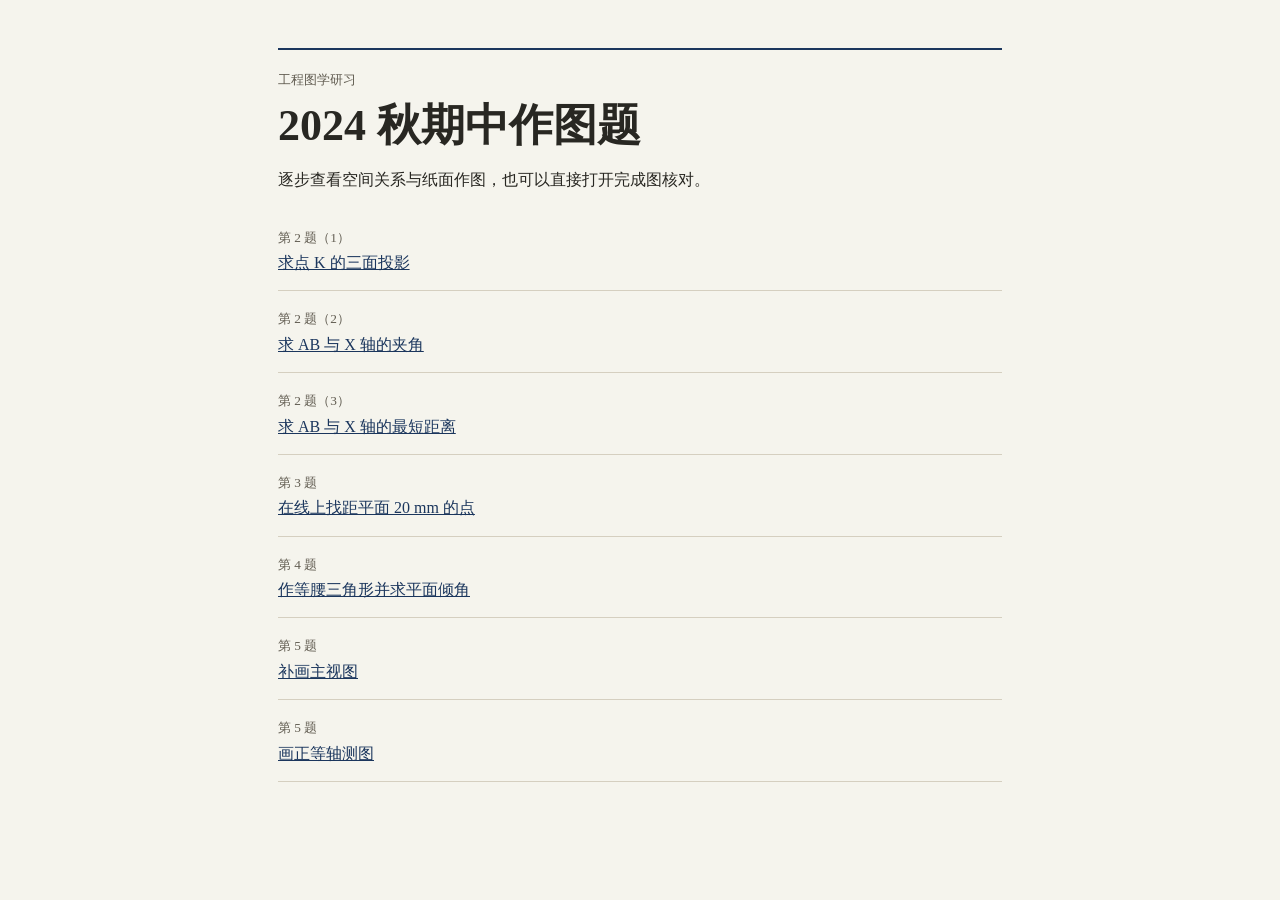
<file: index.html>
<!doctype html><html lang="zh-CN"><meta charset="utf-8"><meta name="viewport" content="width=device-width,initial-scale=1"><title>2024 秋期中 · 工程图学研习</title><style>
:root{--paper:#f5f4ed;--ink:#282722;--blue:#1b365d;--muted:#625d52;--rule:#d5cfc0}
*{box-sizing:border-box}body{margin:0;background:var(--paper);color:var(--ink);font:16px/1.65 "Songti SC","Noto Serif CJK SC",serif}
main{max-width:820px;margin:auto;padding:clamp(18px,5vw,48px)}
header{border-top:2px solid var(--blue);padding-top:16px}
small{color:var(--muted)}h1{font-size:clamp(27px,5vw,44px);line-height:1.2;font-weight:600;margin:8px 0 14px}p{margin:0 0 12px}
figure{margin:18px 0;background:#fbfaf5;border:1px solid var(--rule)}svg{display:block;width:100%;height:auto}figcaption{border-top:1px solid var(--rule);padding:7px 12px;color:var(--muted);font-size:13px}
.controls{display:flex;align-items:center;flex-wrap:wrap;gap:8px;padding-block:10px;border-block:1px solid var(--rule)}
button{font:inherit;color:var(--blue);background:transparent;border:1px solid var(--rule);border-radius:4px;padding:7px 13px;min-height:44px;cursor:pointer}
#next{background:var(--blue);color:white}button:disabled{opacity:.42;cursor:default}button:focus-visible{outline:2px solid var(--blue);outline-offset:3px}#count{margin-right:auto;font-size:14px}
.explain{padding-top:14px;min-height:145px}h2{margin:0 0 5px;color:var(--blue);font-size:21px}
.why{color:var(--muted)}details{border-top:1px solid var(--rule);padding-top:12px}summary{cursor:pointer;color:var(--blue)}
svg line,svg path,svg circle{stroke:currentColor;vector-effect:non-scaling-stroke}svg line,svg path{fill:none;stroke-width:1.25}svg circle{fill:currentColor}svg text{fill:currentColor;font-size:19px}svg .plane{font-size:17px;fill:#625d52}svg .aux{stroke-dasharray:4 4}svg .old{color:#81796b}svg .new,svg .answer{color:var(--blue)}svg .new line,svg .new path{stroke-width:1.65}svg .old .temporary{display:none}svg .found{font-weight:bold}

a{color:var(--blue)}.catalog{list-style:none;padding:0}.catalog li{padding:14px 0;border-bottom:1px solid var(--rule)}
svg .center{stroke-dasharray:10 4 2 4}svg .axis{stroke-width:1}svg .answer line{stroke-width:1.6}
svg .dim{font-size:15px}svg .hidden-edge{stroke-dasharray:6 4}svg text{paint-order:stroke;stroke:#fbfaf5;stroke-width:3px;stroke-linejoin:round}
</style><main><header><small>工程图学研习</small><h1>2024 秋期中作图题</h1><p>逐步查看空间关系与纸面作图，也可以直接打开完成图核对。</p></header><ul class="catalog"><li><small>第 2 题（1）</small><br><a href="examples/three-view-projection.html">求点 K 的三面投影</a></li><li><small>第 2 题（2）</small><br><a href="examples/line-axis-angle.html">求 AB 与 X 轴的夹角</a></li><li><small>第 2 题（3）</small><br><a href="examples/line-axis-distance.html">求 AB 与 X 轴的最短距离</a></li><li><small>第 3 题</small><br><a href="examples/point-plane-distance.html">在线上找距平面 20 mm 的点</a></li><li><small>第 4 题</small><br><a href="examples/isosceles-triangle.html">作等腰三角形并求平面倾角</a></li><li><small>第 5 题</small><br><a href="examples/missing-front-view.html">补画主视图</a></li><li><small>第 5 题</small><br><a href="examples/isometric-view.html">画正等轴测图</a></li></ul></main></html>
</file>
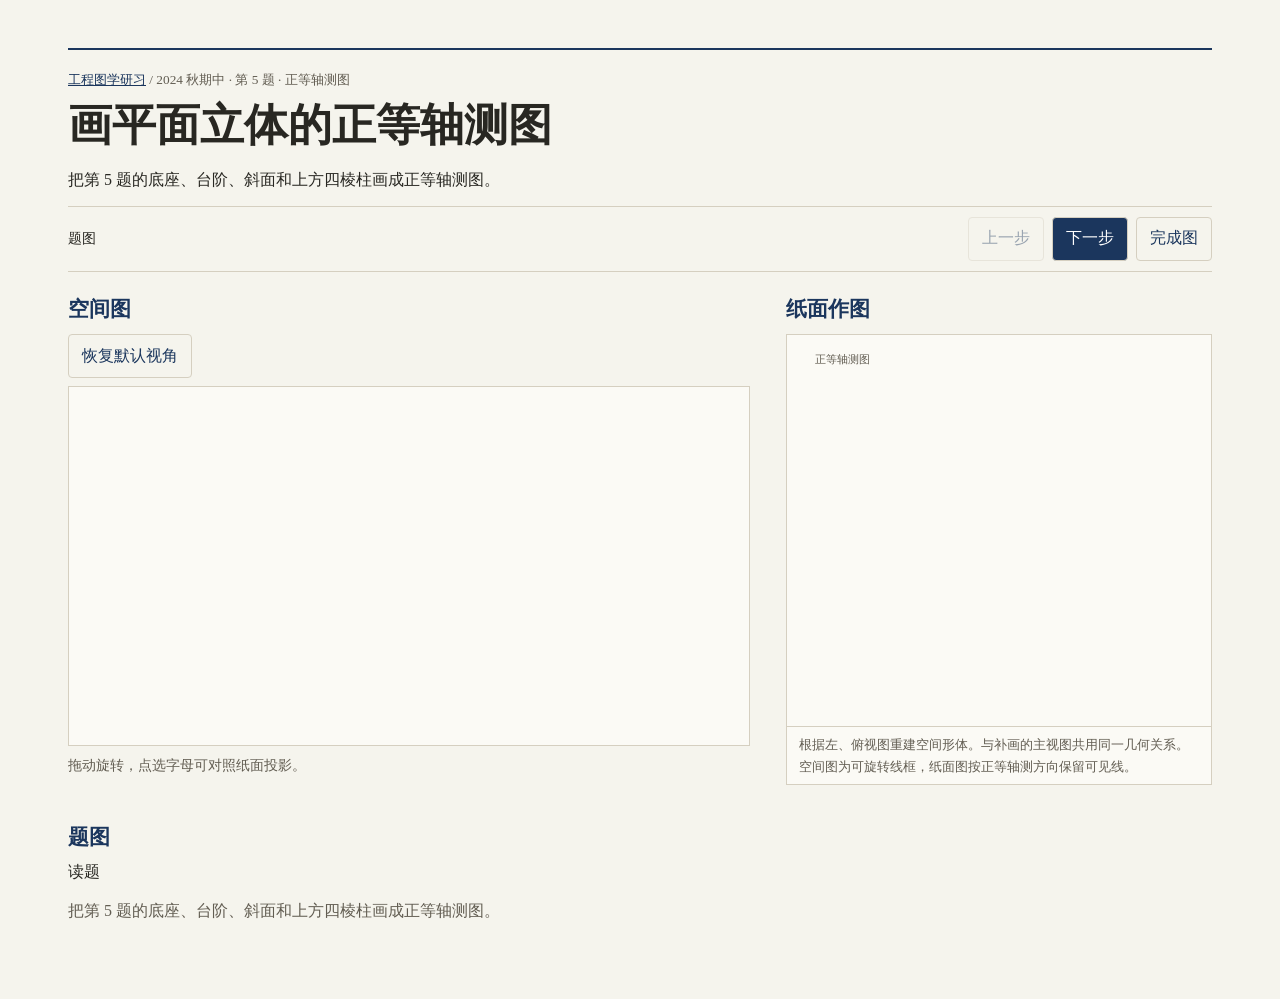
<file: examples/isometric-view.html>
<!doctype html>
<html lang="zh-CN">
<meta charset="utf-8">
<meta name="viewport" content="width=device-width,initial-scale=1">
<title>画平面立体的正等轴测图 · 工程图学研习</title>
<style>
:root{--paper:#f5f4ed;--ink:#282722;--blue:#1b365d;--muted:#625d52;--rule:#d5cfc0;--diagram:#fbfaf5;--faded:#81796b;--button-bg:#1b365d;--button-ink:#fff;color-scheme:light dark}
*{box-sizing:border-box}body{margin:0;background:var(--paper);color:var(--ink);font:16px/1.65 "Songti SC","Noto Serif CJK SC",serif}
main{max-width:820px;margin:auto;padding:clamp(18px,5vw,48px)}
header{border-top:2px solid var(--blue);padding-top:16px}
small{color:var(--muted)}h1{font-size:clamp(27px,5vw,44px);line-height:1.2;font-weight:600;margin:8px 0 14px}p{margin:0 0 12px}
figure{margin:18px 0;background:var(--diagram);border:1px solid var(--rule)}svg{display:block;width:100%;height:auto}figcaption{border-top:1px solid var(--rule);padding:7px 12px;color:var(--muted);font-size:13px}
.controls{display:flex;align-items:center;flex-wrap:wrap;gap:8px;padding-block:10px;border-block:1px solid var(--rule)}
button{font:inherit;color:var(--blue);background:transparent;border:1px solid var(--rule);border-radius:4px;padding:7px 13px;min-height:44px;cursor:pointer}
#next{background:var(--button-bg);color:var(--button-ink)}button:disabled{opacity:.42;cursor:default}button:focus-visible{outline:2px solid var(--blue);outline-offset:3px}#count{margin-right:auto;font-size:14px}
.explain{padding-top:14px;min-height:145px}h2{margin:0 0 5px;color:var(--blue);font-size:21px}
.why{color:var(--muted)}details{border-top:1px solid var(--rule);padding-top:12px}summary{cursor:pointer;color:var(--blue)}
svg line,svg path,svg circle{stroke:currentColor;vector-effect:non-scaling-stroke}svg line,svg path{fill:none;stroke-width:1.25}svg circle{fill:currentColor}svg text{fill:currentColor;font-size:19px}svg .plane{font-size:17px;fill:var(--muted)}svg .aux{stroke-dasharray:4 4}svg .old{color:var(--faded)}svg .new,svg .answer{color:var(--blue)}svg .new line,svg .new path{stroke-width:1.65}svg .old .temporary{display:none}svg .found{font-weight:bold}

a{color:var(--blue)}.catalog{list-style:none;padding:0}.catalog li{padding:14px 0;border-bottom:1px solid var(--rule)}
svg .center{stroke-dasharray:10 4 2 4}svg .axis{stroke-width:1}svg .answer line{stroke-width:1.6}
svg .dim{font-size:15px}svg .hidden-edge{stroke-dasharray:6 4}svg text{stroke:none}

.is-hidden{display:none}
svg .ring{fill:none}svg .ring,svg .ring.aux{stroke-width:1.25}
@media(prefers-color-scheme:dark){:root{--paper:#242218;--ink:#ebe5d7;--blue:#abc9eb;--muted:#beb6a5;--rule:#5b5547;--diagram:#211f15;--faded:#a19a8b;--button-bg:#223d5f;--button-ink:#fff}}
.space-controls { display:flex; flex-wrap:wrap; gap:8px; }
.space-panel svg { margin-top:8px; background:var(--diagram); border:1px solid var(--rule); }
.space-panel svg text { font-size:22px; }
.space-panel svg .space-result { color:var(--blue); }
.space-panel svg .space-result line { stroke-width:2; }
.space-panel svg .space-axis { color:var(--ink); }
.space-point { cursor:pointer; }
.space-point .point-hit { fill:transparent; stroke:none; }
.space-point:focus-visible .point-hit,
.space-point.is-selected .point-hit { stroke:var(--blue); stroke-width:2; }
svg [data-point].is-selected { color:var(--blue); }
svg text.is-selected { font-weight:bold; text-decoration:underline; }
#drawing circle.is-selected { r:5; stroke-width:2; }
.space-note, .space-status { color:var(--muted); font-size:.9rem; margin:8px 0; }
main:has(.diagram-pair) { max-width:1240px; display:flex; flex-direction:column; }
main:has(.diagram-pair) > header { order:-2; }
main:has(.diagram-pair) > .controls { order:-1; position:sticky; top:0; z-index:1; background:var(--paper); }
.diagram-pair { display:grid; grid-template-columns:minmax(0,1.6fr) minmax(0,1fr); gap:clamp(20px,3vw,36px); margin:20px 0; align-items:start; }
.diagram-pair h2 { margin:0 0 8px; }
.paper-panel figure { margin:0; }
.space-panel { margin:0; }
.space-panel svg .plane { font-size:15px; }
.space-panel .space-projection { color:var(--blue); }
.space-panel .space-projection text { fill:var(--blue); }
@media(max-width:820px) { .diagram-pair { grid-template-columns:1fr; gap:18px; } }

.space-panel svg[data-orbit] { touch-action:none; cursor:grab; user-select:none; }
.space-panel svg[data-orbit]:active { cursor:grabbing; }

.space-plane { color:var(--faded); }
.space-plane polygon { fill:currentColor; fill-opacity:.05; stroke:currentColor; stroke-opacity:.48; vector-effect:non-scaling-stroke; }
.space-plane.is-active,.space-plane.plane-extra { color:var(--blue); }
.space-plane.is-active polygon { fill-opacity:.12; stroke-opacity:.82; }
.space-plane.is-active text { fill:currentColor; font-weight:bold; }
[data-space-focus].is-faded { opacity:.36; }
.space-status:empty { display:none; }
</style>
<main>
<header><small><a href="../">工程图学研习</a> / 2024 秋期中 · 第 5 题 · 正等轴测图</small>
<h1>画平面立体的正等轴测图</h1><p>把第 5 题的底座、台阶、斜面和上方四棱柱画成正等轴测图。</p></header>
<div class="diagram-pair"><section class="space-panel" id="space-panel" aria-labelledby="space-title"><h2 id="space-title">空间图</h2><div class="space-controls"><button id="reset-space" type="button">恢复默认视角</button></div><svg viewBox="0 0 540 284" role="group" aria-label="空间图，拖动可旋转" data-orbit="62.0,28.0" data-fit="50,0,0 50,30,0 50,30,10 50,50,10 50,50,20 50,30,40 50,0,40 0,0,0 0,30,0 0,30,10 0,50,10 0,50,20 0,30,40 0,0,40 25,10,60 25,10,40 10,25,60 10,25,40 25,40,60 25,40,30 40,25,60 40,25,40 15,30,40 35,30,40"><g data-space-step="1" class="is-hidden"><g class="space-outline"><line data-world="50,0,0 50,30,0" x1="161.6482" y1="209.148" x2="206.7834" y2="249" class=""/></g></g><g data-space-step="1" class="is-hidden"><g class="space-outline"><line data-world="50,30,0 50,30,10" x1="206.7834" y1="249" x2="206.7834" y2="220.7043" class=""/></g></g><g data-space-step="1" class="is-hidden"><g class="space-outline"><line data-world="50,30,10 50,50,10" x1="206.7834" y1="220.7043" x2="236.8735" y2="247.2724" class=""/></g></g><g data-space-step="1" class="is-hidden"><g class="space-outline"><line data-world="50,50,10 50,50,20" x1="236.8735" y1="247.2724" x2="236.8735" y2="218.9767" class=""/></g></g><g data-space-step="1" class="is-hidden"><g class="space-outline"><line data-world="50,50,20 50,30,40" x1="236.8735" y1="218.9767" x2="206.7834" y2="135.8174" class=""/></g></g><g data-space-step="1" class="is-hidden"><g class="space-outline"><line data-world="50,30,40 50,0,40" x1="206.7834" y1="135.8174" x2="161.6482" y2="95.9654" class=""/></g></g><g data-space-step="1" class="is-hidden"><g class="space-outline"><line data-world="50,0,40 50,0,0" x1="161.6482" y1="95.9654" x2="161.6482" y2="209.148" class=""/></g></g><g data-space-step="1" class="is-hidden"><g class="space-outline"><line data-world="0,0,0 0,30,0" x1="303.1265" y1="173.8318" x2="348.2617" y2="213.6838" class=""/></g></g><g data-space-step="1" class="is-hidden"><g class="space-outline"><line data-world="0,30,0 0,30,10" x1="348.2617" y1="213.6838" x2="348.2617" y2="185.3882" class=""/></g></g><g data-space-step="1" class="is-hidden"><g class="space-outline"><line data-world="0,30,10 0,50,10" x1="348.2617" y1="185.3882" x2="378.3518" y2="211.9562" class=""/></g></g><g data-space-step="1" class="is-hidden"><g class="space-outline"><line data-world="0,50,10 0,50,20" x1="378.3518" y1="211.9562" x2="378.3518" y2="183.6606" class=""/></g></g><g data-space-step="1" class="is-hidden"><g class="space-outline"><line data-world="0,50,20 0,30,40" x1="378.3518" y1="183.6606" x2="348.2617" y2="100.5012" class=""/></g></g><g data-space-step="1" class="is-hidden"><g class="space-outline"><line data-world="0,30,40 0,0,40" x1="348.2617" y1="100.5012" x2="303.1265" y2="60.6492" class=""/></g></g><g data-space-step="1" class="is-hidden"><g class="space-outline"><line data-world="0,0,40 0,0,0" x1="303.1265" y1="60.6492" x2="303.1265" y2="173.8318" class=""/></g></g><g data-space-step="1" class="is-hidden"><g class="space-outline"><line data-world="50,0,0 0,0,0" x1="161.6482" y1="209.148" x2="303.1265" y2="173.8318" class=""/></g></g><g data-space-step="1" class="is-hidden"><g class="space-outline"><line data-world="50,30,0 0,30,0" x1="206.7834" y1="249" x2="348.2617" y2="213.6838" class=""/></g></g><g data-space-step="1" class="is-hidden"><g class="space-outline"><line data-world="50,30,10 0,30,10" x1="206.7834" y1="220.7043" x2="348.2617" y2="185.3882" class=""/></g></g><g data-space-step="1" class="is-hidden"><g class="space-outline"><line data-world="50,50,10 0,50,10" x1="236.8735" y1="247.2724" x2="378.3518" y2="211.9562" class=""/></g></g><g data-space-step="1" class="is-hidden"><g class="space-outline"><line data-world="50,50,20 0,50,20" x1="236.8735" y1="218.9767" x2="378.3518" y2="183.6606" class=""/></g></g><g data-space-step="1" class="is-hidden"><g class="space-outline"><line data-world="50,0,40 0,0,40" x1="161.6482" y1="95.9654" x2="303.1265" y2="60.6492" class=""/></g></g><g data-space-step="1" class="is-hidden"><g class="space-outline"><line data-world="50,30,40 35,30,40" x1="206.7834" y1="135.8174" x2="249.2269" y2="125.2225" class=""/></g></g><g data-space-step="1" class="is-hidden"><g class="space-outline"><line data-world="15,30,40 0,30,40" x1="305.8182" y1="111.0961" x2="348.2617" y2="100.5012" class=""/></g></g><g data-space-step="2" class="is-hidden"><g class="space-outline"><line data-world="25,10,40 10,25,40" x1="247.4324" y1="91.5913" x2="312.4435" y2="100.9225" class=""/></g></g><g data-space-step="2" class="is-hidden"><g class="space-outline"><line data-world="10,25,40 15,30,40" x1="312.4435" y1="100.9225" x2="305.8182" y2="111.0961" class=""/></g></g><g data-space-step="2" class="is-hidden"><g class="space-outline"><line data-world="15,30,40 25,40,30" x1="305.8182" y1="111.0961" x2="292.5676" y2="159.739" class=""/></g></g><g data-space-step="2" class="is-hidden"><g class="space-outline"><line data-world="25,40,30 35,30,40" x1="292.5676" y1="159.739" x2="249.2269" y2="125.2225" class=""/></g></g><g data-space-step="2" class="is-hidden"><g class="space-outline"><line data-world="35,30,40 40,25,40" x1="249.2269" y1="125.2225" x2="227.5565" y2="122.1122" class=""/></g></g><g data-space-step="2" class="is-hidden"><g class="space-outline"><line data-world="40,25,40 25,10,40" x1="227.5565" y1="122.1122" x2="247.4324" y2="91.5913" class=""/></g></g><g data-space-step="2" class="is-hidden"><g class="space-outline"><line data-world="25,10,40 25,10,60" x1="247.4324" y1="91.5913" x2="247.4324" y2="35" class=""/></g></g><g data-space-step="2" class="is-hidden"><g class="space-outline"><line data-world="10,25,40 10,25,60" x1="312.4435" y1="100.9225" x2="312.4435" y2="44.3312" class=""/></g></g><g data-space-step="2" class="is-hidden"><g class="space-outline"><line data-world="25,40,30 25,40,60" x1="292.5676" y1="159.739" x2="292.5676" y2="74.852" class=""/></g></g><g data-space-step="2" class="is-hidden"><g class="space-outline"><line data-world="40,25,40 40,25,60" x1="227.5565" y1="122.1122" x2="227.5565" y2="65.5209" class=""/></g></g><g data-space-step="2" class="is-hidden"><g class="space-outline"><line data-world="25,10,60 10,25,60" x1="247.4324" y1="35" x2="312.4435" y2="44.3312" class=""/></g></g><g data-space-step="2" class="is-hidden"><g class="space-outline"><line data-world="10,25,60 25,40,60" x1="312.4435" y1="44.3312" x2="292.5676" y2="74.852" class=""/></g></g><g data-space-step="2" class="is-hidden"><g class="space-outline"><line data-world="25,40,60 40,25,60" x1="292.5676" y1="74.852" x2="227.5565" y2="65.5209" class=""/></g></g><g data-space-step="2" class="is-hidden"><g class="space-outline"><line data-world="40,25,60 25,10,60" x1="227.5565" y1="65.5209" x2="247.4324" y2="35" class=""/></g></g></svg><p class="space-note">拖动旋转，点选字母可对照纸面投影。</p><p class="space-status" aria-live="polite"></p></section><div class="paper-panel"><h2>纸面作图</h2><figure><svg viewBox="0 0 640 590" id="drawing" role="img" aria-label="画平面立体的正等轴测图 的分步作图"><g data-layer="given"><text x="42" y="42" class="plane">正等轴测图</text></g><g data-layer="base" class="is-hidden"><line x1="558.516" y1="446.5" x2="436.4064" y2="517" class=""/><line x1="436.4064" y1="517" x2="436.4064" y2="470" class=""/><line x1="395.7" y1="493.5" x2="436.4064" y2="517" class=""/><line x1="436.4064" y1="470" x2="355" y2="517" class=""/><line x1="151.484" y1="399.5" x2="151.484" y2="352.5" class=""/><line x1="355" y1="517" x2="355" y2="470" class=""/><line x1="151.484" y1="399.5" x2="355" y2="517" class=""/><line x1="151.484" y1="352.5" x2="232.8904" y2="211.5" class=""/><line x1="355" y1="470" x2="436.4064" y2="329" class=""/><line x1="151.484" y1="352.5" x2="355" y2="470" class=""/><line x1="232.8904" y1="211.5" x2="293.95" y2="176.25" class=""/><line x1="436.4064" y1="329" x2="558.516" y2="258.5" class=""/><line x1="232.8904" y1="211.5" x2="293.9452" y2="246.75" class=""/><line x1="375.3516" y1="293.75" x2="436.4064" y2="329" class=""/><line x1="558.516" y1="258.5" x2="558.516" y2="446.5" class=""/><line x1="416.05" y1="176.25" x2="558.516" y2="258.5" class=""/></g><g data-layer="base-marks" class="is-hidden"><line x1="615.5" y1="479.4" x2="355" y2="329" class="aux"/><line x1="355" y1="329" x2="94.5" y2="479.4" class="aux"/><line x1="355" y1="329" x2="355" y2="23.5" class="aux"/><text x="618.5" y="485.4" class="">宽</text><text x="97.5" y="485.4" class="">深</text><text x="358" y="29.5" class="">高</text></g><g data-layer="column" class="is-hidden"><line x1="416.0548" y1="129.25" x2="416.0548" y2="199.75" class=""/><line x1="416.0548" y1="199.75" x2="293.9452" y2="199.75" class=""/><line x1="293.9452" y1="199.75" x2="293.9452" y2="129.25" class=""/><line x1="293.9452" y1="129.25" x2="416.0548" y2="129.25" class=""/><line x1="416.0548" y1="293.75" x2="375.3516" y2="293.75" class=""/><line x1="416.0548" y1="293.75" x2="416.0548" y2="199.75" class=""/><line x1="375.3516" y1="293.75" x2="293.9452" y2="340.75" class=""/><line x1="293.9452" y1="340.75" x2="293.9452" y2="199.75" class=""/></g><g data-layer="column-marks" class="is-hidden"><line x1="293.9452" y1="199.75" x2="293.9452" y2="340.75" class="aux"/><text x="301.95" y="346.75" class="dim">斜面上的柱脚</text></g><g data-layer="visibility-check" class="is-hidden"><line x1="558.516" y1="446.5" x2="436.4064" y2="517" class=""/><line x1="436.4064" y1="517" x2="436.4064" y2="470" class=""/><line x1="395.7" y1="493.5" x2="436.4064" y2="517" class=""/><line x1="436.4064" y1="470" x2="355" y2="517" class=""/><line x1="151.484" y1="399.5" x2="151.484" y2="352.5" class=""/><line x1="355" y1="517" x2="355" y2="470" class=""/><line x1="151.484" y1="399.5" x2="355" y2="517" class=""/><line x1="151.484" y1="352.5" x2="232.8904" y2="211.5" class=""/><line x1="355" y1="470" x2="436.4064" y2="329" class=""/><line x1="151.484" y1="352.5" x2="355" y2="470" class=""/><line x1="232.8904" y1="211.5" x2="293.95" y2="176.25" class=""/><line x1="436.4064" y1="329" x2="558.516" y2="258.5" class=""/><line x1="232.8904" y1="211.5" x2="293.9452" y2="246.75" class=""/><line x1="375.3516" y1="293.75" x2="436.4064" y2="329" class=""/><line x1="558.516" y1="258.5" x2="558.516" y2="446.5" class=""/><line x1="416.05" y1="176.25" x2="558.516" y2="258.5" class=""/><line x1="416.0548" y1="129.25" x2="416.0548" y2="199.75" class=""/><line x1="416.0548" y1="199.75" x2="293.9452" y2="199.75" class=""/><line x1="293.9452" y1="199.75" x2="293.9452" y2="129.25" class=""/><line x1="293.9452" y1="129.25" x2="416.0548" y2="129.25" class=""/><line x1="416.0548" y1="293.75" x2="375.3516" y2="293.75" class=""/><line x1="416.0548" y1="293.75" x2="416.0548" y2="199.75" class=""/><line x1="375.3516" y1="293.75" x2="293.9452" y2="340.75" class=""/><line x1="293.9452" y1="340.75" x2="293.9452" y2="199.75" class=""/></g></svg><figcaption>根据左、俯视图重建空间形体。与补画的主视图共用同一几何关系。 空间图为可旋转线框，纸面图按正等轴测方向保留可见线。</figcaption></figure></div></div>
<nav class="controls" aria-label="作图步骤">
<span id="count">题图</span><button id="prev" disabled>上一步</button><button id="next">下一步</button><button id="finish">完成图</button>
</nav>
<section class="explain" aria-live="polite"><h2 id="heading">题图</h2><p id="action">读题</p><p id="why" class="why">把第 5 题的底座、台阶、斜面和上方四棱柱画成正等轴测图。</p></section>

<noscript>启用 JavaScript 后可查看分步作图。</noscript>
<script type="application/json" id="lesson">{"given": ["given"], "intro": {"title": "题图", "action": "读题", "reason": "把第 5 题的底座、台阶、斜面和上方四棱柱画成正等轴测图。"}, "steps": [{"title": "画轴并定位底座", "action": "先画竖向高度轴及两条与水平线成 30° 的轴。把俯视图的宽和深沿轴量取，再从左视图读出台阶和斜面高度。", "reason": "三个轴向采用同一简化比例。斜棱先定两个端点，再连接。", "add": ["base"], "show": ["base-marks"]}, {"title": "放置柱顶并下放竖棱", "action": "从俯视图读取菱形各顶点的宽、深坐标，在柱顶高度定位四点。向下作竖棱，分别与底座平顶或前斜面相交。", "reason": "柱脚落到哪个面，取决于顶点的深度。朝前的一角落在斜面上。", "add": ["column"], "show": ["column-marks"]}, {"title": "检查可见棱线", "action": "核对台阶、斜面下缘和柱脚折线。完成图仅画这个观察方向下可见的棱。", "reason": "转动观察方向可能看到另一侧的棱。当前方向选择了能看到斜面的一侧。", "show": ["visibility-check"]}], "answer": {"title": "完成图", "action": "底座与四棱柱使用同一组宽、深、高坐标。与主视图对照时，优先核对柱脚的折点和两处高度变化。", "show": ["base", "column"]}}</script>
<script>
const config = JSON.parse(document.getElementById('lesson').textContent);
const get = id => document.getElementById(id);
const layers = new Map(Array.from(get('drawing').children, group => [group.dataset.layer, group]));
const previous = get('prev'), next = get('next'), finish = get('finish');
let current = 0;

function render(position) {
  current = position;
  const last = config.steps.length + 1;
  const done = position === last;
  const step = done ? config.answer : position ? config.steps[position - 1] : config.intro;
  const given = new Set(config.given);
  const earlier = new Set(done ? [] : config.steps.slice(0, Math.max(0, position - 1)).flatMap(item => item.add || []));
  const highlight = new Set(done ? step.show : [...(step.add || []), ...(step.show || [])]);

  for (const [id, group] of layers) {
    const state = highlight.has(id) ? (done ? 'answer' : 'new') :
      given.has(id) ? '' : earlier.has(id) ? 'old' : 'is-hidden';
    group.setAttribute('class', state);
  }

  get('heading').textContent = step.title;
  get('action').textContent = step.action;
  get('why').textContent = step.reason || '';
  get('count').textContent = done ? '完成图' : position ? '第 ' + position + ' 步 / 共 ' + config.steps.length + ' 步' : '题图';
  previous.disabled = position === 0;
  next.disabled = finish.disabled = done;
  renderSpace(position);
}

previous.onclick = () => render(current - 1);
next.onclick = () => render(current + 1);
finish.onclick = () => render(config.steps.length + 1);
const panel = get('space-panel');
const pointMarkers = [...panel.querySelectorAll('.space-point')];
const linkedPoints = [...get('drawing').querySelectorAll('[data-point]'), ...pointMarkers];
const sceneSteps = [...panel.querySelectorAll('[data-space-step]')];
const planes = [...panel.querySelectorAll('[data-plane]')];
const reference = panel.querySelector('.space-status');
let selectedPoint = '';

function highlightPoint() {
  for (const node of linkedPoints) {
    const active = selectedPoint === node.dataset.point;
    node.classList.toggle('is-selected', active);
    if (node.matches('.space-point')) node.setAttribute('aria-pressed', String(active));
  }

  const projections = [...new Set(linkedPoints
    .filter(node => node.tagName.toLowerCase() === 'text' && node.dataset.point === selectedPoint &&
      !node.closest('.is-hidden'))
    .map(node => node.textContent))];
  reference.textContent = selectedPoint
    ? selectedPoint + ' 的投影 · ' + (projections.join('、') || '本步还未画出')
    : '点选字母，对照纸面图中已画出的投影。';
}

function renderSpace(position) {
  const activePlanes = new Set();
  for (const element of sceneSteps) {
    const start = Number(element.dataset.spaceStep);
    const end = Number(element.dataset.spaceUntil ?? Infinity);
    const visible = position >= start && position <= end;
    element.classList.toggle('is-hidden', !visible);
    element.classList.toggle('is-faded', visible && Boolean(element.dataset.spaceFocus) && position > start && end !== Infinity);
    if (visible && element.dataset.spaceFocus && (position === start || end === Infinity)) {
      activePlanes.add(element.dataset.spaceFocus);
    }
  }
  for (const plane of planes) {
    plane.classList.toggle('is-active', activePlanes.has(plane.dataset.plane));
  }
  if (!pointMarkers.some(node => node.dataset.point === selectedPoint && !node.closest('.is-hidden'))) {
    selectedPoint = '';
  }
  highlightPoint();
}

for (const marker of pointMarkers) {
  marker.onclick = () => {
    selectedPoint = selectedPoint === marker.dataset.point ? '' : marker.dataset.point;
    highlightPoint();
  };
  marker.onkeydown = event => {
    if (event.key === 'Enter' || event.key === ' ') {
      event.preventDefault();
      marker.onclick();
    }
  };
}

// Orbit the existing SVG geometry, keeping paper projections and point IDs fixed.
const orbit = panel.querySelector('svg[data-orbit]');
const objects = [...orbit.querySelectorAll('[data-world]')].map(element => ({
  element,
  points: element.dataset.world.split(' ').map(point => point.split(',').map(Number)),
  offset: (element.dataset.offset || '0,0').split(',').map(Number),
}));
const fit = orbit.dataset.fit.split(' ').map(point => point.split(',').map(Number));
const defaults = orbit.dataset.orbit.split(',').map(Number);
let [azimuth, elevation] = defaults;
let drag = null;

function drawOrbit() {
  const a = azimuth * Math.PI / 180;
  const e = elevation * Math.PI / 180;
  const sa = Math.sin(a), ca = Math.cos(a), se = Math.sin(e), ce = Math.cos(e);
  const project = ([x, y, z]) => [-sa * x + ca * y, se * (ca * x + sa * y) - ce * z];
  const all = fit.map(project);
  const xs = all.map(([x]) => x), ys = all.map(([,y]) => y);
  const left = Math.min(...xs), right = Math.max(...xs);
  const top = Math.min(...ys), bottom = Math.max(...ys);
  const scale = Math.min(430 / Math.max(1, right - left), 214 / Math.max(1, bottom - top));
  for (const {element, points, offset} of objects) {
    const mapped = points.map(project).map(([x, y]) =>
      [270 + (x - (left + right) / 2) * scale, 142 + (y - (top + bottom) / 2) * scale]);
    const [[x,y]] = mapped;
    const tag = element.localName;
    const attrs = tag === 'polygon' ? {points: mapped.map(p => p.join(',')).join(' ')} :
      tag === 'line' ? {x1:x, y1:y, x2:mapped[1][0], y2:mapped[1][1]} :
      tag === 'circle' ? {cx:x, cy:y} : {
        x:Math.max(10, Math.min(435, x + offset[0])),
        y:Math.max(20, Math.min(272, y + offset[1])),
      };
    for (const [key, value] of Object.entries(attrs)) element.setAttribute(key, value);
  }
}

get('reset-space').addEventListener('click', () => {
  [azimuth, elevation] = defaults;
  drawOrbit();
});

orbit.addEventListener('pointerdown', event => {
  if (!event.isPrimary || event.button !== 0) return;
  drag = {id:event.pointerId, x:event.clientX, y:event.clientY, azimuth, elevation, moved:false};
});
orbit.addEventListener('pointermove', event => {
  if (!drag || drag.id !== event.pointerId) return;
  const dx = event.clientX - drag.x, dy = event.clientY - drag.y;
  if (!drag.moved) {
    if (Math.hypot(dx, dy) < 5) return;
    orbit.setPointerCapture(event.pointerId);
    drag.moved = true;
  }
  azimuth = drag.azimuth - dx * .42;
  elevation = Math.max(8, Math.min(83, drag.elevation + dy * .35));
  drawOrbit();
});
function endDrag(event) {
  if (drag?.id === event.pointerId) drag = null;
}
orbit.addEventListener('pointerup', endDrag);
orbit.addEventListener('pointercancel', endDrag);
orbit.addEventListener('pointerleave', event => {
  if (!drag?.moved) endDrag(event);
});
</script>
</main>
</html>
</file>
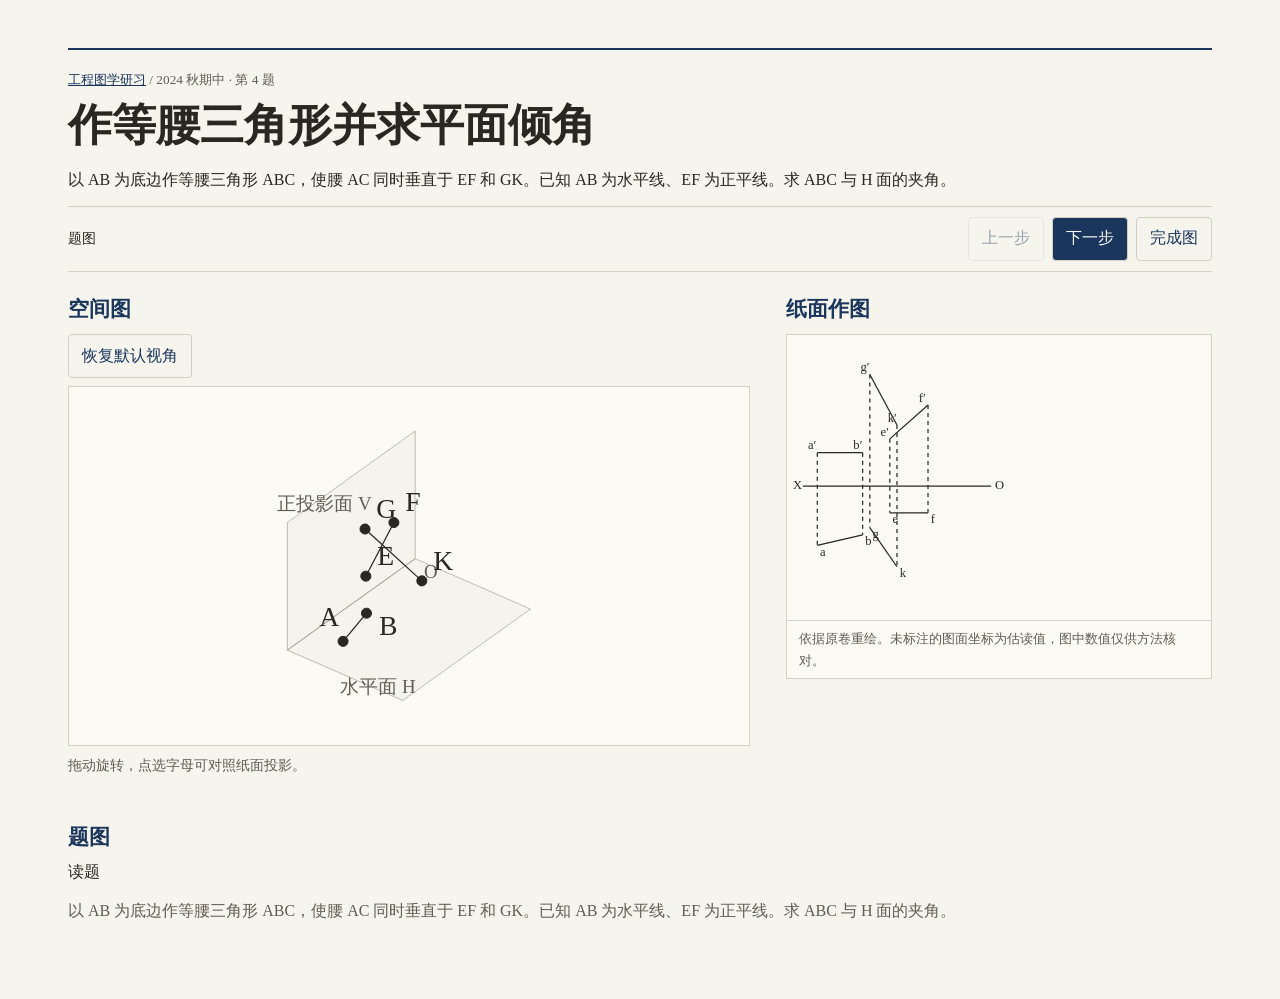
<file: examples/isosceles-triangle.html>
<!doctype html>
<html lang="zh-CN">
<meta charset="utf-8">
<meta name="viewport" content="width=device-width,initial-scale=1">
<title>作等腰三角形并求平面倾角 · 工程图学研习</title>
<style>
:root{--paper:#f5f4ed;--ink:#282722;--blue:#1b365d;--muted:#625d52;--rule:#d5cfc0;--diagram:#fbfaf5;--faded:#81796b;--button-bg:#1b365d;--button-ink:#fff;color-scheme:light dark}
*{box-sizing:border-box}body{margin:0;background:var(--paper);color:var(--ink);font:16px/1.65 "Songti SC","Noto Serif CJK SC",serif}
main{max-width:820px;margin:auto;padding:clamp(18px,5vw,48px)}
header{border-top:2px solid var(--blue);padding-top:16px}
small{color:var(--muted)}h1{font-size:clamp(27px,5vw,44px);line-height:1.2;font-weight:600;margin:8px 0 14px}p{margin:0 0 12px}
figure{margin:18px 0;background:var(--diagram);border:1px solid var(--rule)}svg{display:block;width:100%;height:auto}figcaption{border-top:1px solid var(--rule);padding:7px 12px;color:var(--muted);font-size:13px}
.controls{display:flex;align-items:center;flex-wrap:wrap;gap:8px;padding-block:10px;border-block:1px solid var(--rule)}
button{font:inherit;color:var(--blue);background:transparent;border:1px solid var(--rule);border-radius:4px;padding:7px 13px;min-height:44px;cursor:pointer}
#next{background:var(--button-bg);color:var(--button-ink)}button:disabled{opacity:.42;cursor:default}button:focus-visible{outline:2px solid var(--blue);outline-offset:3px}#count{margin-right:auto;font-size:14px}
.explain{padding-top:14px;min-height:145px}h2{margin:0 0 5px;color:var(--blue);font-size:21px}
.why{color:var(--muted)}details{border-top:1px solid var(--rule);padding-top:12px}summary{cursor:pointer;color:var(--blue)}
svg line,svg path,svg circle{stroke:currentColor;vector-effect:non-scaling-stroke}svg line,svg path{fill:none;stroke-width:1.25}svg circle{fill:currentColor}svg text{fill:currentColor;font-size:19px}svg .plane{font-size:17px;fill:var(--muted)}svg .aux{stroke-dasharray:4 4}svg .old{color:var(--faded)}svg .new,svg .answer{color:var(--blue)}svg .new line,svg .new path{stroke-width:1.65}svg .old .temporary{display:none}svg .found{font-weight:bold}

a{color:var(--blue)}.catalog{list-style:none;padding:0}.catalog li{padding:14px 0;border-bottom:1px solid var(--rule)}
svg .center{stroke-dasharray:10 4 2 4}svg .axis{stroke-width:1}svg .answer line{stroke-width:1.6}
svg .dim{font-size:15px}svg .hidden-edge{stroke-dasharray:6 4}svg text{stroke:none}

.is-hidden{display:none}
svg .ring{fill:none}svg .ring,svg .ring.aux{stroke-width:1.25}
@media(prefers-color-scheme:dark){:root{--paper:#242218;--ink:#ebe5d7;--blue:#abc9eb;--muted:#beb6a5;--rule:#5b5547;--diagram:#211f15;--faded:#a19a8b;--button-bg:#223d5f;--button-ink:#fff}}
.space-controls { display:flex; flex-wrap:wrap; gap:8px; }
.space-panel svg { margin-top:8px; background:var(--diagram); border:1px solid var(--rule); }
.space-panel svg text { font-size:22px; }
.space-panel svg .space-result { color:var(--blue); }
.space-panel svg .space-result line { stroke-width:2; }
.space-panel svg .space-axis { color:var(--ink); }
.space-point { cursor:pointer; }
.space-point .point-hit { fill:transparent; stroke:none; }
.space-point:focus-visible .point-hit,
.space-point.is-selected .point-hit { stroke:var(--blue); stroke-width:2; }
svg [data-point].is-selected { color:var(--blue); }
svg text.is-selected { font-weight:bold; text-decoration:underline; }
#drawing circle.is-selected { r:5; stroke-width:2; }
.space-note, .space-status { color:var(--muted); font-size:.9rem; margin:8px 0; }
main:has(.diagram-pair) { max-width:1240px; display:flex; flex-direction:column; }
main:has(.diagram-pair) > header { order:-2; }
main:has(.diagram-pair) > .controls { order:-1; position:sticky; top:0; z-index:1; background:var(--paper); }
.diagram-pair { display:grid; grid-template-columns:minmax(0,1.6fr) minmax(0,1fr); gap:clamp(20px,3vw,36px); margin:20px 0; align-items:start; }
.diagram-pair h2 { margin:0 0 8px; }
.paper-panel figure { margin:0; }
.space-panel { margin:0; }
.space-panel svg .plane { font-size:15px; }
.space-panel .space-projection { color:var(--blue); }
.space-panel .space-projection text { fill:var(--blue); }
@media(max-width:820px) { .diagram-pair { grid-template-columns:1fr; gap:18px; } }

.space-panel svg[data-orbit] { touch-action:none; cursor:grab; user-select:none; }
.space-panel svg[data-orbit]:active { cursor:grabbing; }

.space-plane { color:var(--faded); }
.space-plane polygon { fill:currentColor; fill-opacity:.05; stroke:currentColor; stroke-opacity:.48; vector-effect:non-scaling-stroke; }
.space-plane.is-active,.space-plane.plane-extra { color:var(--blue); }
.space-plane.is-active polygon { fill-opacity:.12; stroke-opacity:.82; }
.space-plane.is-active text { fill:currentColor; font-weight:bold; }
[data-space-focus].is-faded { opacity:.36; }
.space-status:empty { display:none; }
</style>
<main>
<header><small><a href="../">工程图学研习</a> / 2024 秋期中 · 第 4 题</small>
<h1>作等腰三角形并求平面倾角</h1><p>以 AB 为底边作等腰三角形 ABC，使腰 AC 同时垂直于 EF 和 GK。已知 AB 为水平线、EF 为正平线。求 ABC 与 H 面的夹角。</p></header>
<div class="diagram-pair"><section class="space-panel" id="space-panel" aria-labelledby="space-title"><h2 id="space-title">空间图</h2><div class="space-controls"><button id="reset-space" type="button">恢复默认视角</button></div><svg viewBox="0 0 540 284" role="group" aria-label="空间图，拖动可旋转" data-orbit="38.0,34.0" data-fit="262.28,89.28,50.4 193.88,73.44,50.4 152.84,40.32,71.28 95.24,40.32,122.4 183.08,62.64,168.48 142.04,121.68,92.16 239.24,89.28,70.85 245.86,112.9,19.87 241.9,98.75,50.4 238.2297,37.5318,23.3011 26.8274,73.2352,0 6.5226,160.9148,0 6.5226,160.9148,124 26.8274,73.2352,124 0,0,0 262.28,0,0 262.28,184.9148,0 0,184.9148,0 0,0,0 262.28,0,0 262.28,0,194.48 0,0,194.48 26.8274,73.2352,0 6.5226,160.9148,0 6.5226,160.9148,124 26.8274,73.2352,124"><g class="space-plane plane-h" data-plane="H"><polygon data-world="0,0,0 262.28,0,0 262.28,184.9148,0 0,184.9148,0" points="274.9532,136.3419 173.4577,208.9857 265.0468,249 366.5423,176.3562"/><text data-world="228.1836,114.6472,0" data-offset="-28,19" x="215.4373" y="243.3509" class="plane">水平面 H</text></g><g class="space-plane plane-v" data-plane="V"><polygon data-world="0,0,0 262.28,0,0 262.28,0,194.48 0,0,194.48" points="274.9532,136.3419 173.4577,208.9857 173.4577,107.6438 274.9532,35"/><text data-world="262.28,0,194.48" data-offset="-8,-10" x="165.4577" y="97.6438" class="plane">正投影面 V</text></g><g data-space-step="5" class="is-hidden"><g class="space-plane plane-extra"><polygon data-world="26.8274,73.2352,0 6.5226,160.9148,0 6.5226,160.9148,124 26.8274,73.2352,124" points="300.8454,159.6199 352.1309,172.9693 352.1309,108.354 300.8454,95.0045"/><text data-world="16.675,117.075,62" data-offset="6,-6" x="332.4882" y="127.9869" class="plane">新投影面</text></g></g><text data-world="0,0,0" data-offset="7,15" x="281.9532" y="151.3419" class="plane">O</text><g data-space-step="0"><g class="space-outline"><line data-world="262.28,89.28,50.4 193.88,73.44,50.4" x1="217.6785" y1="202.0423" x2="236.3019" y2="179.6698" class=""/></g></g><g data-space-step="0"><g class="space-outline"><line data-world="152.84,40.32,71.28 95.24,40.32,122.4" x1="235.7788" y1="150.2556" x2="258.0685" y2="107.6639" class=""/></g></g><g data-space-step="0"><g class="space-outline"><line data-world="183.08,62.64,168.48 142.04,121.68,92.16" x1="235.1319" y1="112.811" x2="280.2561" y2="153.9897" class=""/></g></g><g data-space-step="1" class="is-hidden"><g class="space-result"><line data-world="262.28,89.28,50.4 239.24,89.28,70.85" x1="217.6785" y1="202.0423" x2="226.5943" y2="185.0046" class=""/></g></g><g data-space-step="1" class="is-hidden"><g class="space-result"><line data-world="262.28,89.28,50.4 245.86,112.9,19.87" x1="217.6785" y1="202.0423" x2="235.7316" y2="218.5145" class=""/></g></g><g data-space-step="2" class="is-hidden"><g class="space-result"><line data-world="262.28,89.28,50.4 241.9,98.75,50.4" x1="217.6785" y1="202.0423" x2="230.2555" y2="198.4469" class=""/></g></g><g data-space-step="4" class="is-hidden"><g class="space-result"><line data-world="262.28,89.28,50.4 238.2297,37.5318,23.3011" x1="217.6785" y1="202.0423" x2="201.3542" y2="198.3041" class=""/></g></g><g data-space-step="4" class="is-hidden"><g class="space-result"><line data-world="238.2297,37.5318,23.3011 193.88,73.44,50.4" x1="201.3542" y1="198.3041" x2="236.3019" y2="179.6698" class=""/></g></g><g data-space-step="0"><g class="space-point" data-point="A" role="button" tabindex="0" aria-label="对照点 A" aria-pressed="false"><circle data-world="262.28,89.28,50.4" class="point-hit" cx="217.6785" cy="202.0423" r="15"/><circle data-world="262.28,89.28,50.4" class="" cx="217.6785" cy="202.0423" r="4"/><text data-world="262.28,89.28,50.4" data-offset="-19,-12" x="198.6785" y="190.0423" class="">A</text></g></g><g data-space-step="0"><g class="space-point" data-point="B" role="button" tabindex="0" aria-label="对照点 B" aria-pressed="false"><circle data-world="193.88,73.44,50.4" class="point-hit" cx="236.3019" cy="179.6698" r="15"/><circle data-world="193.88,73.44,50.4" class="" cx="236.3019" cy="179.6698" r="4"/><text data-world="193.88,73.44,50.4" data-offset="10,17" x="246.3019" y="196.6698" class="">B</text></g></g><g data-space-step="0"><g class="space-point" data-point="E" role="button" tabindex="0" aria-label="对照点 E" aria-pressed="false"><circle data-world="152.84,40.32,71.28" class="point-hit" cx="235.7788" cy="150.2556" r="15"/><circle data-world="152.84,40.32,71.28" class="" cx="235.7788" cy="150.2556" r="4"/><text data-world="152.84,40.32,71.28" data-offset="9,-9" x="244.7788" y="141.2556" class="">E</text></g></g><g data-space-step="0"><g class="space-point" data-point="F" role="button" tabindex="0" aria-label="对照点 F" aria-pressed="false"><circle data-world="95.24,40.32,122.4" class="point-hit" cx="258.0685" cy="107.6639" r="15"/><circle data-world="95.24,40.32,122.4" class="" cx="258.0685" cy="107.6639" r="4"/><text data-world="95.24,40.32,122.4" data-offset="9,-9" x="267.0685" y="98.6639" class="">F</text></g></g><g data-space-step="0"><g class="space-point" data-point="G" role="button" tabindex="0" aria-label="对照点 G" aria-pressed="false"><circle data-world="183.08,62.64,168.48" class="point-hit" cx="235.1319" cy="112.811" r="15"/><circle data-world="183.08,62.64,168.48" class="" cx="235.1319" cy="112.811" r="4"/><text data-world="183.08,62.64,168.48" data-offset="9,-9" x="244.1319" y="103.811" class="">G</text></g></g><g data-space-step="0"><g class="space-point" data-point="K" role="button" tabindex="0" aria-label="对照点 K" aria-pressed="false"><circle data-world="142.04,121.68,92.16" class="point-hit" cx="280.2561" cy="153.9897" r="15"/><circle data-world="142.04,121.68,92.16" class="" cx="280.2561" cy="153.9897" r="4"/><text data-world="142.04,121.68,92.16" data-offset="9,-9" x="289.2561" y="144.9897" class="">K</text></g></g><g data-space-step="4" class="is-hidden"><g class="space-point" data-point="C" role="button" tabindex="0" aria-label="对照点 C" aria-pressed="false"><circle data-world="238.2297,37.5318,23.3011" class="point-hit" cx="201.3542" cy="198.3041" r="15"/><circle data-world="238.2297,37.5318,23.3011" class="" cx="201.3542" cy="198.3041" r="4"/><text data-world="238.2297,37.5318,23.3011" data-offset="8.0,-16.0" x="209.3542" y="182.3041" class="">C</text></g></g></svg><p class="space-note">拖动旋转，点选字母可对照纸面投影。</p><p class="space-status" aria-live="polite"></p></section><div class="paper-panel"><h2>纸面作图</h2><figure><svg viewBox="0 0 640 430" id="drawing" role="img" aria-label="作等腰三角形并求平面倾角 的分步作图"><g data-layer="given"><line x1="24" y1="228" x2="308" y2="228" class=""/><text x="9" y="233" class="">X</text><text x="314" y="233" class="">O</text><line x1="45.72" y1="177.6" x2="114.12" y2="177.6" class=""/><line x1="45.72" y1="317.28" x2="114.12" y2="301.44" class=""/><line x1="155.16" y1="156.72" x2="212.76" y2="105.6" class=""/><line x1="155.16" y1="268.32" x2="212.76" y2="268.32" class=""/><line x1="124.92" y1="59.52" x2="165.96" y2="135.84" class=""/><line x1="124.92" y1="290.64" x2="165.96" y2="349.68" class=""/><line x1="45.72" y1="177.6" x2="45.72" y2="317.28" class="aux"/><text x="31.72" y="172.6" class="" data-point="A">a′</text><text x="49.72" y="333.28" class="" data-point="A">a</text><line x1="114.12" y1="177.6" x2="114.12" y2="301.44" class="aux"/><text x="100.12" y="172.6" class="" data-point="B">b′</text><text x="118.12" y="317.44" class="" data-point="B">b</text><line x1="155.16" y1="156.72" x2="155.16" y2="268.32" class="aux"/><text x="141.16" y="151.72" class="" data-point="E">e′</text><text x="159.16" y="284.32" class="" data-point="E">e</text><line x1="212.76" y1="105.6" x2="212.76" y2="268.32" class="aux"/><text x="198.76" y="100.6" class="" data-point="F">f′</text><text x="216.76" y="284.32" class="" data-point="F">f</text><line x1="124.92" y1="59.52" x2="124.92" y2="290.64" class="aux"/><text x="110.92" y="54.52" class="" data-point="G">g′</text><text x="128.92" y="306.64" class="" data-point="G">g</text><line x1="165.96" y1="135.84" x2="165.96" y2="349.68" class="aux"/><text x="151.96" y="130.84" class="" data-point="K">k′</text><text x="169.96" y="365.68" class="" data-point="K">k</text></g><g data-layer="parallel-directions" class="is-hidden"><line x1="68.76" y1="157.15" x2="45.72" y2="177.6" class=""/><line x1="45.72" y1="177.6" x2="62.14" y2="208.13" class=""/><line x1="68.76" y1="317.28" x2="45.72" y2="317.28" class=""/><line x1="45.72" y1="317.28" x2="62.14" y2="340.9" class=""/><circle cx="68.76" cy="157.15" r="2.7" data-point="P"/><text x="73.76" y="151.15" class="" data-point="P">p′</text><circle cx="62.14" cy="208.13" r="2.7" data-point="Q"/><text x="46.14" y="201.13" class="" data-point="Q">q′</text><circle cx="68.76" cy="317.28" r="2.7" data-point="P"/><text x="75.76" y="312.28" class="" data-point="P">p</text><circle cx="62.14" cy="340.9" r="2.7" data-point="Q"/><text x="46.14" y="352.9" class="" data-point="Q">q</text></g><g data-layer="horizontal-line" class="is-hidden"><line x1="45.72" y1="177.6" x2="66.1" y2="177.6" class=""/><line x1="68.76" y1="157.15" x2="66.1" y2="177.6" class="aux"/><line x1="66.1" y1="177.6" x2="62.14" y2="208.13" class="aux"/><line x1="68.76" y1="317.28" x2="66.1" y2="326.75" class="aux"/><line x1="66.1" y1="326.75" x2="62.14" y2="340.9" class="aux"/><line x1="45.72" y1="317.28" x2="66.1" y2="326.75" class=""/><line x1="66.1" y1="177.6" x2="66.1" y2="326.75" class="aux"/><circle cx="66.1" cy="177.6" r="2.7" data-point="R"/><text x="49.1" y="169.6" class="" data-point="R">r′</text><circle cx="66.1" cy="326.75" r="2.7" data-point="R"/><text x="48.1" y="332.75" class="" data-point="R">r</text></g><g data-layer="normal-direction" class="is-hidden"><line x1="45.72" y1="177.6" x2="92.18" y2="229.95" class=""/><line x1="45.72" y1="317.28" x2="86.18" y2="230.22" class=""/></g><g data-layer="normal-direction-marks" class="is-hidden"><line x1="52.97" y1="320.65" x2="56.35" y2="313.4" class=""/><line x1="56.35" y1="313.4" x2="49.09" y2="310.03" class=""/><line x1="51.7" y1="172.29" x2="57.01" y2="178.27" class=""/><line x1="57.01" y1="178.27" x2="51.03" y2="183.58" class=""/></g><g data-layer="triangle" class="is-hidden"><line x1="45.72" y1="177.6" x2="69.7703" y2="204.6989" class=""/><line x1="69.7703" y1="204.6989" x2="114.12" y2="177.6" class=""/><line x1="45.72" y1="317.28" x2="69.7703" y2="265.5318" class=""/><line x1="69.7703" y1="265.5318" x2="114.12" y2="301.44" class=""/><circle cx="69.7703" cy="204.6989" r="2.7" data-point="C"/><text x="79.77" y="210.7" class="" data-point="C">c′</text><circle cx="69.7703" cy="265.5318" r="2.7" data-point="C"/><text x="78.77" y="259.53" class="" data-point="C">c</text></g><g data-layer="triangle-marks" class="is-hidden"><line x1="66.38" y1="250.91" x2="94.81" y2="373.66" class="aux"/><circle cx="79.92" cy="309.36" r="2.7"/><text x="86.92" y="325.36" class="">中点</text><line x1="69.7703" y1="265.5318" x2="69.7703" y2="204.6989" class="aux"/></g><g data-layer="edge-view" class="is-hidden"><line x1="406" y1="238" x2="617" y2="238" class=""/><text x="606" y="255" class="">X₁</text><line x1="490" y1="187.6" x2="534.99" y2="214.7" class=""/><circle cx="490" cy="187.6" r="2.7"/><text x="439" y="177.6" class="">a₁ ≡ b₁</text><circle cx="534.99" cy="214.7" r="2.7"/><text x="542.99" y="222.7" class="">c₁</text><text x="454" y="134" class="plane">辅助视图</text><line x1="490" y1="187.6" x2="561.99" y2="187.6" class="aux"/><path class="" d="M516,187.6 A26,26 0 0,1 512.2716,201.0155"/><text x="527" y="202.6" class="">α</text><line x1="301.25" y1="387.94" x2="281.4" y2="302.21" class="aux"/><text x="291.7" y="385.89" class="">X₁</text></g><g data-layer="answer-geometry" class="is-hidden"><line x1="406" y1="238" x2="617" y2="238" class=""/><text x="606" y="255" class="">X₁</text><line x1="490" y1="187.6" x2="534.99" y2="214.7" class=""/><circle cx="490" cy="187.6" r="2.7"/><text x="439" y="177.6" class="">a₁ ≡ b₁</text><circle cx="534.99" cy="214.7" r="2.7"/><text x="542.99" y="222.7" class="">c₁</text><text x="454" y="134" class="plane">辅助视图</text><line x1="490" y1="187.6" x2="561.99" y2="187.6" class="aux"/><path class="" d="M516,187.6 A26,26 0 0,1 512.2716,201.0155"/><text x="527" y="202.6" class="">α</text></g></svg><figcaption>依据原卷重绘。未标注的图面坐标为估读值，图中数值仅供方法核对。</figcaption></figure></div></div>
<nav class="controls" aria-label="作图步骤">
<span id="count">题图</span><button id="prev" disabled>上一步</button><button id="next">下一步</button><button id="finish">完成图</button>
</nav>
<section class="explain" aria-live="polite"><h2 id="heading">题图</h2><p id="action">读题</p><p id="why" class="why">以 AB 为底边作等腰三角形 ABC，使腰 AC 同时垂直于 EF 和 GK。已知 AB 为水平线、EF 为正平线。求 ABC 与 H 面的夹角。</p></section>

<noscript>启用 JavaScript 后可查看分步作图。</noscript>
<script type="application/json" id="lesson">{"given": ["given"], "intro": {"title": "题图", "action": "读题", "reason": "以 AB 为底边作等腰三角形 ABC，使腰 AC 同时垂直于 EF 和 GK。已知 AB 为水平线、EF 为正平线。求 ABC 与 H 面的夹角。"}, "steps": [{"title": "把两个方向移到 A", "action": "过 A 作 AP ∥ EF、AQ ∥ GK。两面投影中分别复制各自的方向。", "reason": "要求 AC 同时垂直于两个方向，因此 AC 是 AP、AQ 所定平面的法线。", "add": ["parallel-directions"]}, {"title": "找出平面内的水平线", "action": "过 a′ 作水平线，与 p′q′相交得 r′，再在 pq上定 r。连接 ar。", "reason": "AR 是水平线。AP 已是正平线，二者分别可在水平投影和正面投影中用来定位法线方向。", "add": ["horizontal-line"]}, {"title": "用直角投影定理作 AC 的方向", "action": "过 a 作 ar 的垂线，过 a′ 作 a′p′ 的垂线。这两条线分别给出 AC 的水平与正面投影方向。", "reason": "垂直于平面内两相交直线，即垂直于该平面。水平线和正平线各自在相应投影面上显示实长，直角在该面保持。", "add": ["normal-direction"], "show": ["normal-direction-marks"]}, {"title": "用等腰条件定 C", "action": "在水平图作 ab 的垂直平分线，与刚作出的 ac 方向交于 c。向正面图投影得 c′，再连 BC 两面投影。", "reason": "A、B 等高，C 到 A、B 的高差相同。ca = cb 就能保证 CA = CB。", "add": ["triangle"], "show": ["triangle-marks"]}, {"title": "换面读出 ABC 与 H 面的夹角", "action": "令新轴 X₁ 垂直于 ab，按原高度换面。AB 积聚为 a₁ ≡ b₁，连接 a₁c₁。", "reason": "辅助面垂直于 ABC 和 H 面。a₁c₁ 与平行于 X₁ 的水平线之间的锐角，就是所求倾角。", "show": ["edge-view"]}], "answer": {"title": "完成图", "action": "AC = BC，且 AC 垂直于 EF、GK。按重绘数据，平面倾角约为 31.1°。", "show": ["triangle", "answer-geometry"]}}</script>
<script>
const config = JSON.parse(document.getElementById('lesson').textContent);
const get = id => document.getElementById(id);
const layers = new Map(Array.from(get('drawing').children, group => [group.dataset.layer, group]));
const previous = get('prev'), next = get('next'), finish = get('finish');
let current = 0;

function render(position) {
  current = position;
  const last = config.steps.length + 1;
  const done = position === last;
  const step = done ? config.answer : position ? config.steps[position - 1] : config.intro;
  const given = new Set(config.given);
  const earlier = new Set(done ? [] : config.steps.slice(0, Math.max(0, position - 1)).flatMap(item => item.add || []));
  const highlight = new Set(done ? step.show : [...(step.add || []), ...(step.show || [])]);

  for (const [id, group] of layers) {
    const state = highlight.has(id) ? (done ? 'answer' : 'new') :
      given.has(id) ? '' : earlier.has(id) ? 'old' : 'is-hidden';
    group.setAttribute('class', state);
  }

  get('heading').textContent = step.title;
  get('action').textContent = step.action;
  get('why').textContent = step.reason || '';
  get('count').textContent = done ? '完成图' : position ? '第 ' + position + ' 步 / 共 ' + config.steps.length + ' 步' : '题图';
  previous.disabled = position === 0;
  next.disabled = finish.disabled = done;
  renderSpace(position);
}

previous.onclick = () => render(current - 1);
next.onclick = () => render(current + 1);
finish.onclick = () => render(config.steps.length + 1);
const panel = get('space-panel');
const pointMarkers = [...panel.querySelectorAll('.space-point')];
const linkedPoints = [...get('drawing').querySelectorAll('[data-point]'), ...pointMarkers];
const sceneSteps = [...panel.querySelectorAll('[data-space-step]')];
const planes = [...panel.querySelectorAll('[data-plane]')];
const reference = panel.querySelector('.space-status');
let selectedPoint = '';

function highlightPoint() {
  for (const node of linkedPoints) {
    const active = selectedPoint === node.dataset.point;
    node.classList.toggle('is-selected', active);
    if (node.matches('.space-point')) node.setAttribute('aria-pressed', String(active));
  }

  const projections = [...new Set(linkedPoints
    .filter(node => node.tagName.toLowerCase() === 'text' && node.dataset.point === selectedPoint &&
      !node.closest('.is-hidden'))
    .map(node => node.textContent))];
  reference.textContent = selectedPoint
    ? selectedPoint + ' 的投影 · ' + (projections.join('、') || '本步还未画出')
    : '点选字母，对照纸面图中已画出的投影。';
}

function renderSpace(position) {
  const activePlanes = new Set();
  for (const element of sceneSteps) {
    const start = Number(element.dataset.spaceStep);
    const end = Number(element.dataset.spaceUntil ?? Infinity);
    const visible = position >= start && position <= end;
    element.classList.toggle('is-hidden', !visible);
    element.classList.toggle('is-faded', visible && Boolean(element.dataset.spaceFocus) && position > start && end !== Infinity);
    if (visible && element.dataset.spaceFocus && (position === start || end === Infinity)) {
      activePlanes.add(element.dataset.spaceFocus);
    }
  }
  for (const plane of planes) {
    plane.classList.toggle('is-active', activePlanes.has(plane.dataset.plane));
  }
  if (!pointMarkers.some(node => node.dataset.point === selectedPoint && !node.closest('.is-hidden'))) {
    selectedPoint = '';
  }
  highlightPoint();
}

for (const marker of pointMarkers) {
  marker.onclick = () => {
    selectedPoint = selectedPoint === marker.dataset.point ? '' : marker.dataset.point;
    highlightPoint();
  };
  marker.onkeydown = event => {
    if (event.key === 'Enter' || event.key === ' ') {
      event.preventDefault();
      marker.onclick();
    }
  };
}

// Orbit the existing SVG geometry, keeping paper projections and point IDs fixed.
const orbit = panel.querySelector('svg[data-orbit]');
const objects = [...orbit.querySelectorAll('[data-world]')].map(element => ({
  element,
  points: element.dataset.world.split(' ').map(point => point.split(',').map(Number)),
  offset: (element.dataset.offset || '0,0').split(',').map(Number),
}));
const fit = orbit.dataset.fit.split(' ').map(point => point.split(',').map(Number));
const defaults = orbit.dataset.orbit.split(',').map(Number);
let [azimuth, elevation] = defaults;
let drag = null;

function drawOrbit() {
  const a = azimuth * Math.PI / 180;
  const e = elevation * Math.PI / 180;
  const sa = Math.sin(a), ca = Math.cos(a), se = Math.sin(e), ce = Math.cos(e);
  const project = ([x, y, z]) => [-sa * x + ca * y, se * (ca * x + sa * y) - ce * z];
  const all = fit.map(project);
  const xs = all.map(([x]) => x), ys = all.map(([,y]) => y);
  const left = Math.min(...xs), right = Math.max(...xs);
  const top = Math.min(...ys), bottom = Math.max(...ys);
  const scale = Math.min(430 / Math.max(1, right - left), 214 / Math.max(1, bottom - top));
  for (const {element, points, offset} of objects) {
    const mapped = points.map(project).map(([x, y]) =>
      [270 + (x - (left + right) / 2) * scale, 142 + (y - (top + bottom) / 2) * scale]);
    const [[x,y]] = mapped;
    const tag = element.localName;
    const attrs = tag === 'polygon' ? {points: mapped.map(p => p.join(',')).join(' ')} :
      tag === 'line' ? {x1:x, y1:y, x2:mapped[1][0], y2:mapped[1][1]} :
      tag === 'circle' ? {cx:x, cy:y} : {
        x:Math.max(10, Math.min(435, x + offset[0])),
        y:Math.max(20, Math.min(272, y + offset[1])),
      };
    for (const [key, value] of Object.entries(attrs)) element.setAttribute(key, value);
  }
}

get('reset-space').addEventListener('click', () => {
  [azimuth, elevation] = defaults;
  drawOrbit();
});

orbit.addEventListener('pointerdown', event => {
  if (!event.isPrimary || event.button !== 0) return;
  drag = {id:event.pointerId, x:event.clientX, y:event.clientY, azimuth, elevation, moved:false};
});
orbit.addEventListener('pointermove', event => {
  if (!drag || drag.id !== event.pointerId) return;
  const dx = event.clientX - drag.x, dy = event.clientY - drag.y;
  if (!drag.moved) {
    if (Math.hypot(dx, dy) < 5) return;
    orbit.setPointerCapture(event.pointerId);
    drag.moved = true;
  }
  azimuth = drag.azimuth - dx * .42;
  elevation = Math.max(8, Math.min(83, drag.elevation + dy * .35));
  drawOrbit();
});
function endDrag(event) {
  if (drag?.id === event.pointerId) drag = null;
}
orbit.addEventListener('pointerup', endDrag);
orbit.addEventListener('pointercancel', endDrag);
orbit.addEventListener('pointerleave', event => {
  if (!drag?.moved) endDrag(event);
});
</script>
</main>
</html>
</file>
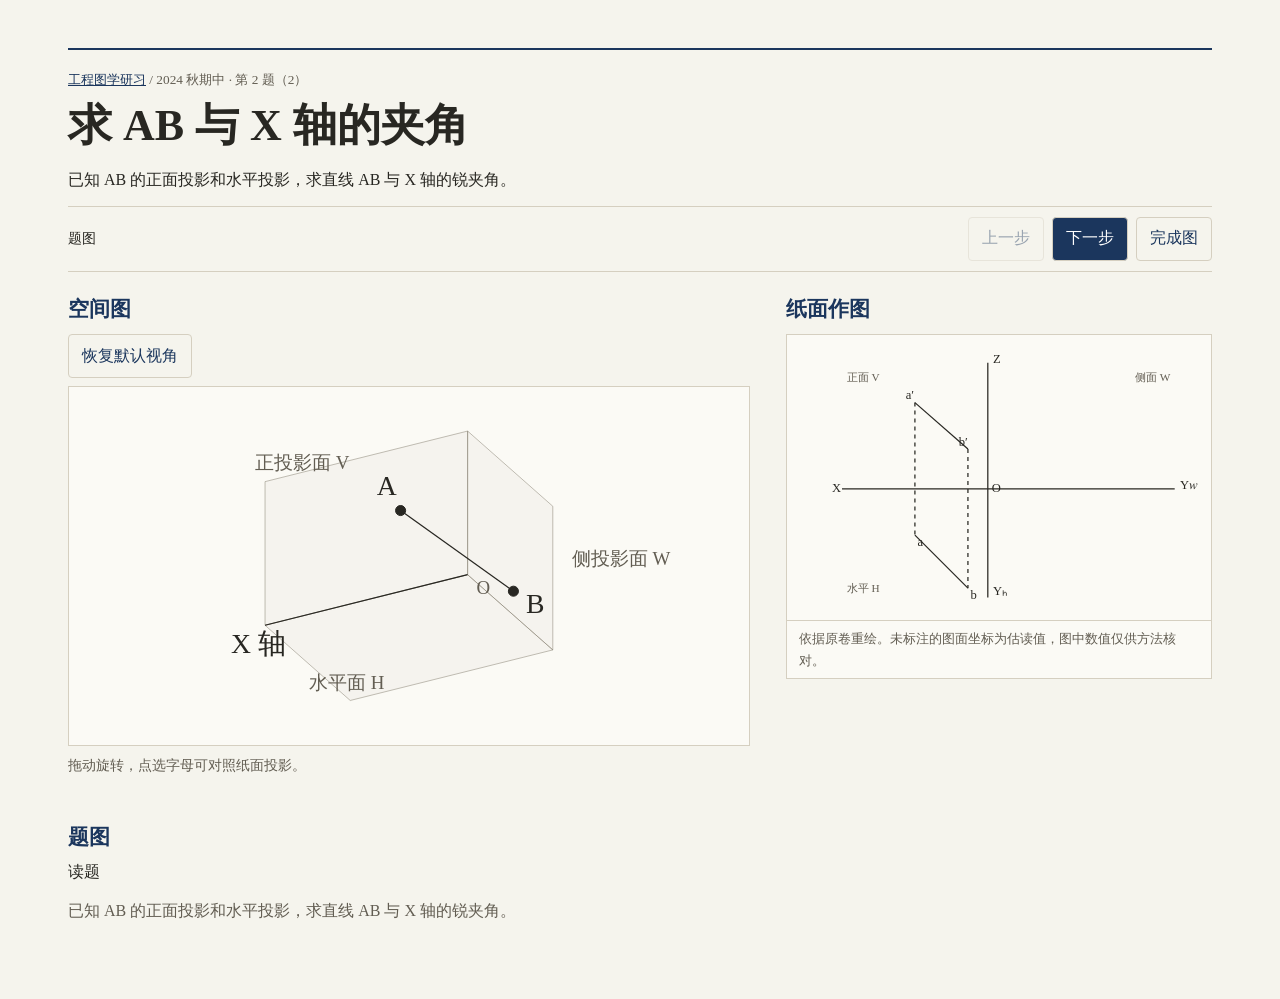
<file: examples/line-axis-angle.html>
<!doctype html>
<html lang="zh-CN">
<meta charset="utf-8">
<meta name="viewport" content="width=device-width,initial-scale=1">
<title>求 AB 与 X 轴的夹角 · 工程图学研习</title>
<style>
:root{--paper:#f5f4ed;--ink:#282722;--blue:#1b365d;--muted:#625d52;--rule:#d5cfc0;--diagram:#fbfaf5;--faded:#81796b;--button-bg:#1b365d;--button-ink:#fff;color-scheme:light dark}
*{box-sizing:border-box}body{margin:0;background:var(--paper);color:var(--ink);font:16px/1.65 "Songti SC","Noto Serif CJK SC",serif}
main{max-width:820px;margin:auto;padding:clamp(18px,5vw,48px)}
header{border-top:2px solid var(--blue);padding-top:16px}
small{color:var(--muted)}h1{font-size:clamp(27px,5vw,44px);line-height:1.2;font-weight:600;margin:8px 0 14px}p{margin:0 0 12px}
figure{margin:18px 0;background:var(--diagram);border:1px solid var(--rule)}svg{display:block;width:100%;height:auto}figcaption{border-top:1px solid var(--rule);padding:7px 12px;color:var(--muted);font-size:13px}
.controls{display:flex;align-items:center;flex-wrap:wrap;gap:8px;padding-block:10px;border-block:1px solid var(--rule)}
button{font:inherit;color:var(--blue);background:transparent;border:1px solid var(--rule);border-radius:4px;padding:7px 13px;min-height:44px;cursor:pointer}
#next{background:var(--button-bg);color:var(--button-ink)}button:disabled{opacity:.42;cursor:default}button:focus-visible{outline:2px solid var(--blue);outline-offset:3px}#count{margin-right:auto;font-size:14px}
.explain{padding-top:14px;min-height:145px}h2{margin:0 0 5px;color:var(--blue);font-size:21px}
.why{color:var(--muted)}details{border-top:1px solid var(--rule);padding-top:12px}summary{cursor:pointer;color:var(--blue)}
svg line,svg path,svg circle{stroke:currentColor;vector-effect:non-scaling-stroke}svg line,svg path{fill:none;stroke-width:1.25}svg circle{fill:currentColor}svg text{fill:currentColor;font-size:19px}svg .plane{font-size:17px;fill:var(--muted)}svg .aux{stroke-dasharray:4 4}svg .old{color:var(--faded)}svg .new,svg .answer{color:var(--blue)}svg .new line,svg .new path{stroke-width:1.65}svg .old .temporary{display:none}svg .found{font-weight:bold}

a{color:var(--blue)}.catalog{list-style:none;padding:0}.catalog li{padding:14px 0;border-bottom:1px solid var(--rule)}
svg .center{stroke-dasharray:10 4 2 4}svg .axis{stroke-width:1}svg .answer line{stroke-width:1.6}
svg .dim{font-size:15px}svg .hidden-edge{stroke-dasharray:6 4}svg text{stroke:none}

.is-hidden{display:none}
svg .ring{fill:none}svg .ring,svg .ring.aux{stroke-width:1.25}
@media(prefers-color-scheme:dark){:root{--paper:#242218;--ink:#ebe5d7;--blue:#abc9eb;--muted:#beb6a5;--rule:#5b5547;--diagram:#211f15;--faded:#a19a8b;--button-bg:#223d5f;--button-ink:#fff}}
.space-controls { display:flex; flex-wrap:wrap; gap:8px; }
.space-panel svg { margin-top:8px; background:var(--diagram); border:1px solid var(--rule); }
.space-panel svg text { font-size:22px; }
.space-panel svg .space-result { color:var(--blue); }
.space-panel svg .space-result line { stroke-width:2; }
.space-panel svg .space-axis { color:var(--ink); }
.space-point { cursor:pointer; }
.space-point .point-hit { fill:transparent; stroke:none; }
.space-point:focus-visible .point-hit,
.space-point.is-selected .point-hit { stroke:var(--blue); stroke-width:2; }
svg [data-point].is-selected { color:var(--blue); }
svg text.is-selected { font-weight:bold; text-decoration:underline; }
#drawing circle.is-selected { r:5; stroke-width:2; }
.space-note, .space-status { color:var(--muted); font-size:.9rem; margin:8px 0; }
main:has(.diagram-pair) { max-width:1240px; display:flex; flex-direction:column; }
main:has(.diagram-pair) > header { order:-2; }
main:has(.diagram-pair) > .controls { order:-1; position:sticky; top:0; z-index:1; background:var(--paper); }
.diagram-pair { display:grid; grid-template-columns:minmax(0,1.6fr) minmax(0,1fr); gap:clamp(20px,3vw,36px); margin:20px 0; align-items:start; }
.diagram-pair h2 { margin:0 0 8px; }
.paper-panel figure { margin:0; }
.space-panel { margin:0; }
.space-panel svg .plane { font-size:15px; }
.space-panel .space-projection { color:var(--blue); }
.space-panel .space-projection text { fill:var(--blue); }
@media(max-width:820px) { .diagram-pair { grid-template-columns:1fr; gap:18px; } }

.space-panel svg[data-orbit] { touch-action:none; cursor:grab; user-select:none; }
.space-panel svg[data-orbit]:active { cursor:grabbing; }

.space-plane { color:var(--faded); }
.space-plane polygon { fill:currentColor; fill-opacity:.05; stroke:currentColor; stroke-opacity:.48; vector-effect:non-scaling-stroke; }
.space-plane.is-active,.space-plane.plane-extra { color:var(--blue); }
.space-plane.is-active polygon { fill-opacity:.12; stroke-opacity:.82; }
.space-plane.is-active text { fill:currentColor; font-weight:bold; }
[data-space-focus].is-faded { opacity:.36; }
.space-status:empty { display:none; }
</style>
<main>
<header><small><a href="../">工程图学研习</a> / 2024 秋期中 · 第 2 题（2）</small>
<h1>求 AB 与 X 轴的夹角</h1><p>已知 AB 的正面投影和水平投影，求直线 AB 与 X 轴的锐夹角。</p></header>
<div class="diagram-pair"><section class="space-panel" id="space-panel" aria-labelledby="space-title"><h2 id="space-title">空间图</h2><div class="space-controls"><button id="reset-space" type="button">恢复默认视角</button></div><svg viewBox="0 0 540 284" role="group" aria-label="空间图，拖动可旋转" data-orbit="62.0,28.0" data-fit="110,70,130 30,150,60 0,0,0 220,0,0 110,0,0 30,0,0 0,0,0 220,0,0 220,174,0 0,174,0 0,0,0 220,0,0 220,0,156 0,0,156 0,0,0 0,174,0 0,174,156 0,0,156"><g class="space-plane plane-h" data-plane="H"><polygon data-world="0,0,0 220,0,0 220,174,0 0,174,0" points="316.6179,149.0924 155.7184,189.2565 223.3821,249 384.2816,208.8359"/><text data-world="191.4,107.88,0" data-offset="-28,19" x="190.5868" y="240.0761" class="plane">水平面 H</text></g><g class="space-plane plane-v" data-plane="V"><polygon data-world="0,0,0 220,0,0 220,0,156 0,0,156" points="316.6179,149.0924 155.7184,189.2565 155.7184,75.1641 316.6179,35"/><text data-world="220,0,156" data-offset="-8,-10" x="147.7184" y="65.1641" class="plane">正投影面 V</text></g><g class="space-plane plane-w" data-plane="W"><polygon data-world="0,0,0 0,174,0 0,174,156 0,0,156" points="316.6179,149.0924 384.2816,208.8359 384.2816,94.7435 316.6179,35"/><text data-world="0,174,96.72" data-offset="15,3" x="399.2816" y="141.0986" class="plane">侧投影面 W</text></g><text data-world="0,0,0" data-offset="7,15" x="323.6179" y="164.0924" class="plane">O</text><g data-space-step="1" data-space-focus="W" class="is-hidden"><g class="space-projection"><line data-world="0,70,130 0,150,60" x1="343.8389" y1="78.0501" x2="374.9487" y2="156.7137" class=""/><line data-world="110,70,130 0,70,130" x1="263.3892" y1="98.1322" x2="343.8389" y2="78.0501" class="aux"/><circle data-world="0,70,130" class="" cx="343.8389" cy="78.0501" r="3"/><text data-world="0,70,130" data-offset="8,-9" x="351.8389" y="69.0501" class="">a″</text><line data-world="30,150,60 0,150,60" x1="353.0078" y1="162.1906" x2="374.9487" y2="156.7137" class="aux"/><circle data-world="0,150,60" class="" cx="374.9487" cy="156.7137" r="3"/><text data-world="0,150,60" data-offset="8,-9" x="382.9487" y="147.7137" class="">b″</text></g></g><g data-space-step="0"><g class="space-outline"><line data-world="110,70,130 30,150,60" x1="263.3892" y1="98.1322" x2="353.0078" y2="162.1906" class=""/></g></g><g data-space-step="0"><g class="space-axis"><line data-world="0,0,0 220,0,0" x1="316.6179" y1="149.0924" x2="155.7184" y2="189.2565" class=""/><text data-world="220,0,0" data-offset="-27,22" x="128.7184" y="211.2565" class="">X 轴</text></g></g><g data-space-step="2" class="is-hidden"><g class="space-result"><line data-world="110,0,0 30,0,0" x1="236.1682" y1="169.1744" x2="294.6771" y2="154.5693" class=""/></g></g><g data-space-step="0"><g class="space-point" data-point="A" role="button" tabindex="0" aria-label="对照点 A" aria-pressed="false"><circle data-world="110,70,130" class="point-hit" cx="263.3892" cy="98.1322" r="15"/><circle data-world="110,70,130" class="" cx="263.3892" cy="98.1322" r="4"/><text data-world="110,70,130" data-offset="-19,-12" x="244.3892" y="86.1322" class="">A</text></g></g><g data-space-step="0"><g class="space-point" data-point="B" role="button" tabindex="0" aria-label="对照点 B" aria-pressed="false"><circle data-world="30,150,60" class="point-hit" cx="353.0078" cy="162.1906" r="15"/><circle data-world="30,150,60" class="" cx="353.0078" cy="162.1906" r="4"/><text data-world="30,150,60" data-offset="10,17" x="363.0078" y="179.1906" class="">B</text></g></g></svg><p class="space-note">拖动旋转，点选字母可对照纸面投影。</p><p class="space-status" aria-live="polite"></p></section><div class="paper-panel"><h2>纸面作图</h2><figure><svg viewBox="0 0 640 430" id="drawing" role="img" aria-label="求 AB 与 X 轴的夹角 的分步作图"><g data-layer="given"><line x1="83" y1="232" x2="303" y2="232" class=""/><text x="68" y="237" class="">X</text><text x="309" y="237" class="" data-point="O">O</text><line x1="193" y1="102" x2="273" y2="172" class=""/><line x1="193" y1="302" x2="273" y2="382" class=""/><line x1="193" y1="102" x2="193" y2="302" class="aux"/><text x="179" y="97" class="" data-point="A">a′</text><text x="197" y="318" class="" data-point="A">a</text><line x1="273" y1="172" x2="273" y2="382" class="aux"/><text x="259" y="167" class="" data-point="B">b′</text><text x="277" y="398" class="" data-point="B">b</text><line x1="303" y1="42" x2="303" y2="396" class=""/><line x1="303" y1="232" x2="585" y2="232" class=""/><text x="311" y="43" class="">Z</text><text x="311" y="392" class="">Yₕ</text><text x="593" y="232" class="">Y𝑤</text><text x="90" y="70" class="plane">正面 V</text><text x="90" y="388" class="plane">水平 H</text><text x="525" y="70" class="plane">侧面 W</text></g><g data-layer="side-projection" class="is-hidden"><line x1="193" y1="302" x2="373" y2="302" class="aux"/><line x1="373" y1="302" x2="373" y2="102" class="aux"/><line x1="373" y1="102" x2="193" y2="102" class="aux"/><line x1="273" y1="382" x2="453" y2="382" class="aux"/><line x1="453" y1="382" x2="453" y2="172" class="aux"/><line x1="453" y1="172" x2="273" y2="172" class="aux"/><line x1="303" y1="232" x2="454" y2="383" class="aux"/><line x1="373" y1="102" x2="453" y2="172" class=""/><circle cx="373" cy="102" r="2.7" data-point="A"/><text x="378" y="96" class="" data-point="A">a″</text><circle cx="453" cy="172" r="2.7" data-point="B"/><text x="458" y="166" class="" data-point="B">b″</text></g><g data-layer="length-triangle" class="is-hidden"><line x1="105" y1="175" x2="185" y2="175" class=""/><line x1="185" y1="175" x2="185" y2="68.7" class=""/><line x1="185" y1="68.7" x2="105" y2="175" class=""/><line x1="177" y1="175" x2="177" y2="167" class=""/><line x1="177" y1="167" x2="185" y2="167" class=""/><path class="" d="M130,175 A25,25 0 0,0 120.0329,155.0247"/><text x="137" y="163" class="">α</text></g><g data-layer="length-triangle-marks" class="is-hidden"><text x="139" y="197" class="dim">Δx</text><text x="193" y="129" class="dim">|a″b″|</text><text x="80" y="105.7" class="dim">AB 实长</text><line x1="193" y1="232" x2="273" y2="232" class=""/></g><g data-layer="angle" class="is-hidden"><text x="139" y="197" class="dim">Δx</text><text x="193" y="129" class="dim">|a″b″|</text><text x="80" y="105.7" class="dim">AB 实长</text></g><g data-layer="answer-geometry" class="is-hidden"><line x1="373" y1="102" x2="453" y2="172" class=""/><circle cx="373" cy="102" r="2.7" data-point="A"/><text x="378" y="96" class="" data-point="A">a″</text><circle cx="453" cy="172" r="2.7" data-point="B"/><text x="458" y="166" class="" data-point="B">b″</text></g></svg><figcaption>依据原卷重绘。未标注的图面坐标为估读值，图中数值仅供方法核对。</figcaption></figure></div></div>
<nav class="controls" aria-label="作图步骤">
<span id="count">题图</span><button id="prev" disabled>上一步</button><button id="next">下一步</button><button id="finish">完成图</button>
</nav>
<section class="explain" aria-live="polite"><h2 id="heading">题图</h2><p id="action">读题</p><p id="why" class="why">已知 AB 的正面投影和水平投影，求直线 AB 与 X 轴的锐夹角。</p></section>

<noscript>启用 JavaScript 后可查看分步作图。</noscript>
<script type="application/json" id="lesson">{"given": ["given"], "intro": {"title": "题图", "action": "读题", "reason": "已知 AB 的正面投影和水平投影，求直线 AB 与 X 轴的锐夹角。"}, "steps": [{"title": "补出侧面投影", "action": "用 45° 转向线转移 a、b 的深度，再分别与 a′、b′ 的等高线相交，连成 a″b″。", "reason": "侧投影面垂直于 X 轴，a″b″ 是 AB 在垂直于 X 轴的平面上的投影。", "add": ["side-projection"]}, {"title": "作直角三角形", "action": "从 S 沿水平方向量取两端点的 X 向坐标差 Δx，得 T。过 T 作垂线，量取 |a″b″| 得 U，再连 SU。", "reason": "两直角边分别是 AB 沿 X 轴及垂直于 X 轴的分量，SU 是 AB 的实长。", "add": ["length-triangle"], "show": ["length-triangle-marks"]}, {"title": "读出夹角", "action": "取 ST 与 SU 的锐角 α。", "reason": "ST 代表 X 轴方向，SU 同时反映了 AB 沿轴和垂直于轴的变化。", "show": ["angle"]}], "answer": {"title": "完成图", "action": "α = ∠TSU。按重绘数据，约为 53.0°。", "show": ["length-triangle", "angle", "answer-geometry"]}}</script>
<script>
const config = JSON.parse(document.getElementById('lesson').textContent);
const get = id => document.getElementById(id);
const layers = new Map(Array.from(get('drawing').children, group => [group.dataset.layer, group]));
const previous = get('prev'), next = get('next'), finish = get('finish');
let current = 0;

function render(position) {
  current = position;
  const last = config.steps.length + 1;
  const done = position === last;
  const step = done ? config.answer : position ? config.steps[position - 1] : config.intro;
  const given = new Set(config.given);
  const earlier = new Set(done ? [] : config.steps.slice(0, Math.max(0, position - 1)).flatMap(item => item.add || []));
  const highlight = new Set(done ? step.show : [...(step.add || []), ...(step.show || [])]);

  for (const [id, group] of layers) {
    const state = highlight.has(id) ? (done ? 'answer' : 'new') :
      given.has(id) ? '' : earlier.has(id) ? 'old' : 'is-hidden';
    group.setAttribute('class', state);
  }

  get('heading').textContent = step.title;
  get('action').textContent = step.action;
  get('why').textContent = step.reason || '';
  get('count').textContent = done ? '完成图' : position ? '第 ' + position + ' 步 / 共 ' + config.steps.length + ' 步' : '题图';
  previous.disabled = position === 0;
  next.disabled = finish.disabled = done;
  renderSpace(position);
}

previous.onclick = () => render(current - 1);
next.onclick = () => render(current + 1);
finish.onclick = () => render(config.steps.length + 1);
const panel = get('space-panel');
const pointMarkers = [...panel.querySelectorAll('.space-point')];
const linkedPoints = [...get('drawing').querySelectorAll('[data-point]'), ...pointMarkers];
const sceneSteps = [...panel.querySelectorAll('[data-space-step]')];
const planes = [...panel.querySelectorAll('[data-plane]')];
const reference = panel.querySelector('.space-status');
let selectedPoint = '';

function highlightPoint() {
  for (const node of linkedPoints) {
    const active = selectedPoint === node.dataset.point;
    node.classList.toggle('is-selected', active);
    if (node.matches('.space-point')) node.setAttribute('aria-pressed', String(active));
  }

  const projections = [...new Set(linkedPoints
    .filter(node => node.tagName.toLowerCase() === 'text' && node.dataset.point === selectedPoint &&
      !node.closest('.is-hidden'))
    .map(node => node.textContent))];
  reference.textContent = selectedPoint
    ? selectedPoint + ' 的投影 · ' + (projections.join('、') || '本步还未画出')
    : '点选字母，对照纸面图中已画出的投影。';
}

function renderSpace(position) {
  const activePlanes = new Set();
  for (const element of sceneSteps) {
    const start = Number(element.dataset.spaceStep);
    const end = Number(element.dataset.spaceUntil ?? Infinity);
    const visible = position >= start && position <= end;
    element.classList.toggle('is-hidden', !visible);
    element.classList.toggle('is-faded', visible && Boolean(element.dataset.spaceFocus) && position > start && end !== Infinity);
    if (visible && element.dataset.spaceFocus && (position === start || end === Infinity)) {
      activePlanes.add(element.dataset.spaceFocus);
    }
  }
  for (const plane of planes) {
    plane.classList.toggle('is-active', activePlanes.has(plane.dataset.plane));
  }
  if (!pointMarkers.some(node => node.dataset.point === selectedPoint && !node.closest('.is-hidden'))) {
    selectedPoint = '';
  }
  highlightPoint();
}

for (const marker of pointMarkers) {
  marker.onclick = () => {
    selectedPoint = selectedPoint === marker.dataset.point ? '' : marker.dataset.point;
    highlightPoint();
  };
  marker.onkeydown = event => {
    if (event.key === 'Enter' || event.key === ' ') {
      event.preventDefault();
      marker.onclick();
    }
  };
}

// Orbit the existing SVG geometry, keeping paper projections and point IDs fixed.
const orbit = panel.querySelector('svg[data-orbit]');
const objects = [...orbit.querySelectorAll('[data-world]')].map(element => ({
  element,
  points: element.dataset.world.split(' ').map(point => point.split(',').map(Number)),
  offset: (element.dataset.offset || '0,0').split(',').map(Number),
}));
const fit = orbit.dataset.fit.split(' ').map(point => point.split(',').map(Number));
const defaults = orbit.dataset.orbit.split(',').map(Number);
let [azimuth, elevation] = defaults;
let drag = null;

function drawOrbit() {
  const a = azimuth * Math.PI / 180;
  const e = elevation * Math.PI / 180;
  const sa = Math.sin(a), ca = Math.cos(a), se = Math.sin(e), ce = Math.cos(e);
  const project = ([x, y, z]) => [-sa * x + ca * y, se * (ca * x + sa * y) - ce * z];
  const all = fit.map(project);
  const xs = all.map(([x]) => x), ys = all.map(([,y]) => y);
  const left = Math.min(...xs), right = Math.max(...xs);
  const top = Math.min(...ys), bottom = Math.max(...ys);
  const scale = Math.min(430 / Math.max(1, right - left), 214 / Math.max(1, bottom - top));
  for (const {element, points, offset} of objects) {
    const mapped = points.map(project).map(([x, y]) =>
      [270 + (x - (left + right) / 2) * scale, 142 + (y - (top + bottom) / 2) * scale]);
    const [[x,y]] = mapped;
    const tag = element.localName;
    const attrs = tag === 'polygon' ? {points: mapped.map(p => p.join(',')).join(' ')} :
      tag === 'line' ? {x1:x, y1:y, x2:mapped[1][0], y2:mapped[1][1]} :
      tag === 'circle' ? {cx:x, cy:y} : {
        x:Math.max(10, Math.min(435, x + offset[0])),
        y:Math.max(20, Math.min(272, y + offset[1])),
      };
    for (const [key, value] of Object.entries(attrs)) element.setAttribute(key, value);
  }
}

get('reset-space').addEventListener('click', () => {
  [azimuth, elevation] = defaults;
  drawOrbit();
});

orbit.addEventListener('pointerdown', event => {
  if (!event.isPrimary || event.button !== 0) return;
  drag = {id:event.pointerId, x:event.clientX, y:event.clientY, azimuth, elevation, moved:false};
});
orbit.addEventListener('pointermove', event => {
  if (!drag || drag.id !== event.pointerId) return;
  const dx = event.clientX - drag.x, dy = event.clientY - drag.y;
  if (!drag.moved) {
    if (Math.hypot(dx, dy) < 5) return;
    orbit.setPointerCapture(event.pointerId);
    drag.moved = true;
  }
  azimuth = drag.azimuth - dx * .42;
  elevation = Math.max(8, Math.min(83, drag.elevation + dy * .35));
  drawOrbit();
});
function endDrag(event) {
  if (drag?.id === event.pointerId) drag = null;
}
orbit.addEventListener('pointerup', endDrag);
orbit.addEventListener('pointercancel', endDrag);
orbit.addEventListener('pointerleave', event => {
  if (!drag?.moved) endDrag(event);
});
</script>
</main>
</html>
</file>
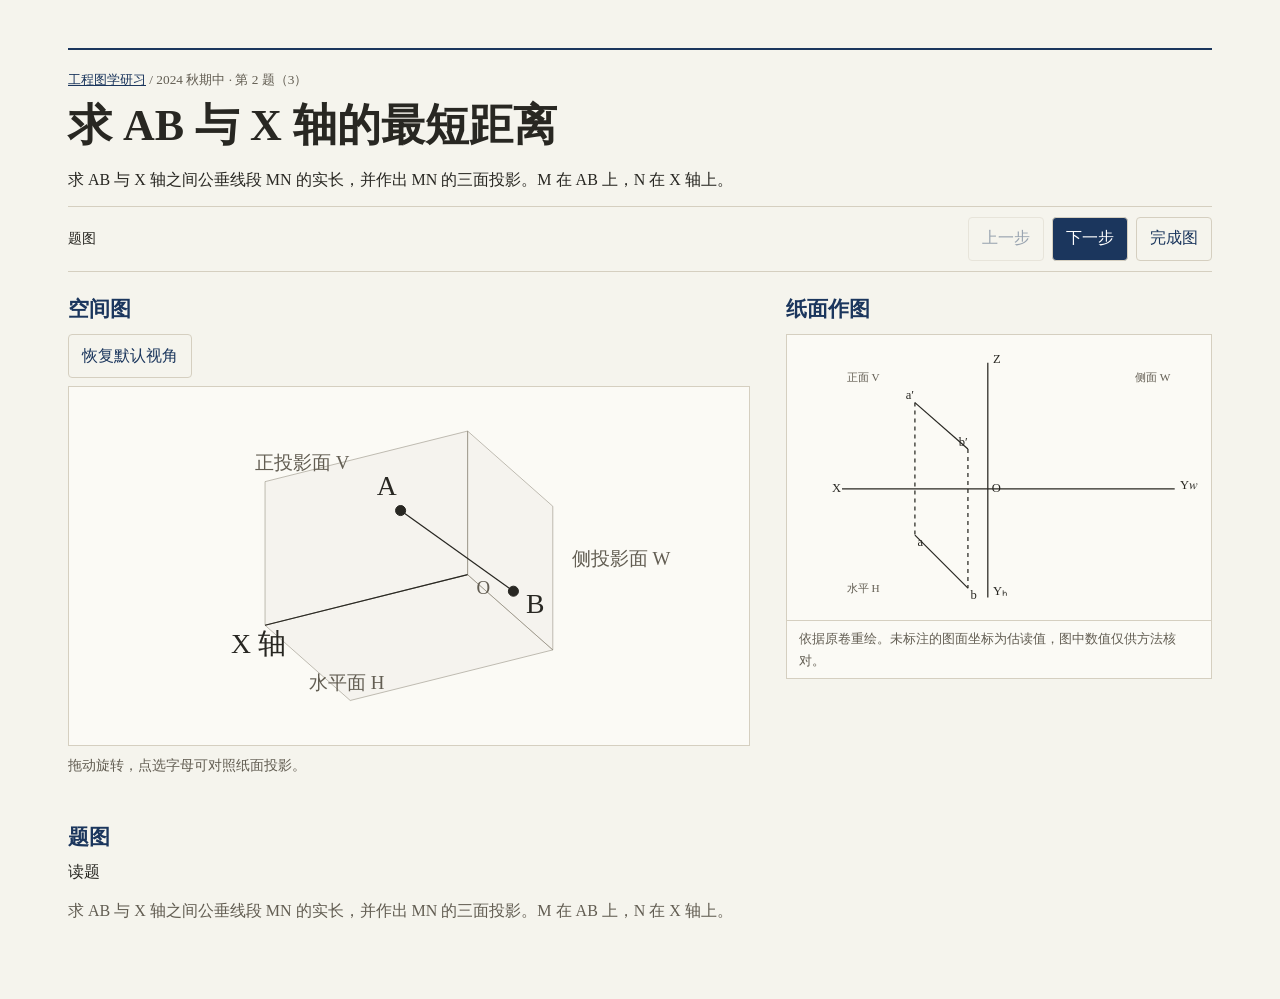
<file: examples/line-axis-distance.html>
<!doctype html>
<html lang="zh-CN">
<meta charset="utf-8">
<meta name="viewport" content="width=device-width,initial-scale=1">
<title>求 AB 与 X 轴的最短距离 · 工程图学研习</title>
<style>
:root{--paper:#f5f4ed;--ink:#282722;--blue:#1b365d;--muted:#625d52;--rule:#d5cfc0;--diagram:#fbfaf5;--faded:#81796b;--button-bg:#1b365d;--button-ink:#fff;color-scheme:light dark}
*{box-sizing:border-box}body{margin:0;background:var(--paper);color:var(--ink);font:16px/1.65 "Songti SC","Noto Serif CJK SC",serif}
main{max-width:820px;margin:auto;padding:clamp(18px,5vw,48px)}
header{border-top:2px solid var(--blue);padding-top:16px}
small{color:var(--muted)}h1{font-size:clamp(27px,5vw,44px);line-height:1.2;font-weight:600;margin:8px 0 14px}p{margin:0 0 12px}
figure{margin:18px 0;background:var(--diagram);border:1px solid var(--rule)}svg{display:block;width:100%;height:auto}figcaption{border-top:1px solid var(--rule);padding:7px 12px;color:var(--muted);font-size:13px}
.controls{display:flex;align-items:center;flex-wrap:wrap;gap:8px;padding-block:10px;border-block:1px solid var(--rule)}
button{font:inherit;color:var(--blue);background:transparent;border:1px solid var(--rule);border-radius:4px;padding:7px 13px;min-height:44px;cursor:pointer}
#next{background:var(--button-bg);color:var(--button-ink)}button:disabled{opacity:.42;cursor:default}button:focus-visible{outline:2px solid var(--blue);outline-offset:3px}#count{margin-right:auto;font-size:14px}
.explain{padding-top:14px;min-height:145px}h2{margin:0 0 5px;color:var(--blue);font-size:21px}
.why{color:var(--muted)}details{border-top:1px solid var(--rule);padding-top:12px}summary{cursor:pointer;color:var(--blue)}
svg line,svg path,svg circle{stroke:currentColor;vector-effect:non-scaling-stroke}svg line,svg path{fill:none;stroke-width:1.25}svg circle{fill:currentColor}svg text{fill:currentColor;font-size:19px}svg .plane{font-size:17px;fill:var(--muted)}svg .aux{stroke-dasharray:4 4}svg .old{color:var(--faded)}svg .new,svg .answer{color:var(--blue)}svg .new line,svg .new path{stroke-width:1.65}svg .old .temporary{display:none}svg .found{font-weight:bold}

a{color:var(--blue)}.catalog{list-style:none;padding:0}.catalog li{padding:14px 0;border-bottom:1px solid var(--rule)}
svg .center{stroke-dasharray:10 4 2 4}svg .axis{stroke-width:1}svg .answer line{stroke-width:1.6}
svg .dim{font-size:15px}svg .hidden-edge{stroke-dasharray:6 4}svg text{stroke:none}

.is-hidden{display:none}
svg .ring{fill:none}svg .ring,svg .ring.aux{stroke-width:1.25}
@media(prefers-color-scheme:dark){:root{--paper:#242218;--ink:#ebe5d7;--blue:#abc9eb;--muted:#beb6a5;--rule:#5b5547;--diagram:#211f15;--faded:#a19a8b;--button-bg:#223d5f;--button-ink:#fff}}
.space-controls { display:flex; flex-wrap:wrap; gap:8px; }
.space-panel svg { margin-top:8px; background:var(--diagram); border:1px solid var(--rule); }
.space-panel svg text { font-size:22px; }
.space-panel svg .space-result { color:var(--blue); }
.space-panel svg .space-result line { stroke-width:2; }
.space-panel svg .space-axis { color:var(--ink); }
.space-point { cursor:pointer; }
.space-point .point-hit { fill:transparent; stroke:none; }
.space-point:focus-visible .point-hit,
.space-point.is-selected .point-hit { stroke:var(--blue); stroke-width:2; }
svg [data-point].is-selected { color:var(--blue); }
svg text.is-selected { font-weight:bold; text-decoration:underline; }
#drawing circle.is-selected { r:5; stroke-width:2; }
.space-note, .space-status { color:var(--muted); font-size:.9rem; margin:8px 0; }
main:has(.diagram-pair) { max-width:1240px; display:flex; flex-direction:column; }
main:has(.diagram-pair) > header { order:-2; }
main:has(.diagram-pair) > .controls { order:-1; position:sticky; top:0; z-index:1; background:var(--paper); }
.diagram-pair { display:grid; grid-template-columns:minmax(0,1.6fr) minmax(0,1fr); gap:clamp(20px,3vw,36px); margin:20px 0; align-items:start; }
.diagram-pair h2 { margin:0 0 8px; }
.paper-panel figure { margin:0; }
.space-panel { margin:0; }
.space-panel svg .plane { font-size:15px; }
.space-panel .space-projection { color:var(--blue); }
.space-panel .space-projection text { fill:var(--blue); }
@media(max-width:820px) { .diagram-pair { grid-template-columns:1fr; gap:18px; } }

.space-panel svg[data-orbit] { touch-action:none; cursor:grab; user-select:none; }
.space-panel svg[data-orbit]:active { cursor:grabbing; }

.space-plane { color:var(--faded); }
.space-plane polygon { fill:currentColor; fill-opacity:.05; stroke:currentColor; stroke-opacity:.48; vector-effect:non-scaling-stroke; }
.space-plane.is-active,.space-plane.plane-extra { color:var(--blue); }
.space-plane.is-active polygon { fill-opacity:.12; stroke-opacity:.82; }
.space-plane.is-active text { fill:currentColor; font-weight:bold; }
[data-space-focus].is-faded { opacity:.36; }
.space-status:empty { display:none; }
</style>
<main>
<header><small><a href="../">工程图学研习</a> / 2024 秋期中 · 第 2 题（3）</small>
<h1>求 AB 与 X 轴的最短距离</h1><p>求 AB 与 X 轴之间公垂线段 MN 的实长，并作出 MN 的三面投影。M 在 AB 上，N 在 X 轴上。</p></header>
<div class="diagram-pair"><section class="space-panel" id="space-panel" aria-labelledby="space-title"><h2 id="space-title">空间图</h2><div class="space-controls"><button id="reset-space" type="button">恢复默认视角</button></div><svg viewBox="0 0 540 284" role="group" aria-label="空间图，拖动可旋转" data-orbit="62.0,28.0" data-fit="110,70,130 30,150,60 85.2212,94.7788,108.3186 85.2212,0,0 0,0,0 220,0,0 0,0,0 220,0,0 220,174,0 0,174,0 0,0,0 220,0,0 220,0,156 0,0,156 0,0,0 0,174,0 0,174,156 0,0,156"><g class="space-plane plane-h" data-plane="H"><polygon data-world="0,0,0 220,0,0 220,174,0 0,174,0" points="316.6179,149.0924 155.7184,189.2565 223.3821,249 384.2816,208.8359"/><text data-world="191.4,107.88,0" data-offset="-28,19" x="190.5868" y="240.0761" class="plane">水平面 H</text></g><g class="space-plane plane-v" data-plane="V"><polygon data-world="0,0,0 220,0,0 220,0,156 0,0,156" points="316.6179,149.0924 155.7184,189.2565 155.7184,75.1641 316.6179,35"/><text data-world="220,0,156" data-offset="-8,-10" x="147.7184" y="65.1641" class="plane">正投影面 V</text></g><g class="space-plane plane-w" data-plane="W"><polygon data-world="0,0,0 0,174,0 0,174,156 0,0,156" points="316.6179,149.0924 384.2816,208.8359 384.2816,94.7435 316.6179,35"/><text data-world="0,174,96.72" data-offset="15,3" x="399.2816" y="141.0986" class="plane">侧投影面 W</text></g><text data-world="0,0,0" data-offset="7,15" x="323.6179" y="164.0924" class="plane">O</text><g data-space-step="1" data-space-until="2" data-space-focus="W" class="is-hidden"><g class="space-projection"><line data-world="0,70,130 0,150,60" x1="343.8389" y1="78.0501" x2="374.9487" y2="156.7137" class=""/><line data-world="110,70,130 0,70,130" x1="263.3892" y1="98.1322" x2="343.8389" y2="78.0501" class="aux"/><circle data-world="0,70,130" class="" cx="343.8389" cy="78.0501" r="3"/><text data-world="0,70,130" data-offset="8,-9" x="351.8389" y="69.0501" class="">a″</text><line data-world="30,150,60 0,150,60" x1="353.0078" y1="162.1906" x2="374.9487" y2="156.7137" class="aux"/><circle data-world="0,150,60" class="" cx="374.9487" cy="156.7137" r="3"/><text data-world="0,150,60" data-offset="8,-9" x="382.9487" y="147.7137" class="">b″</text></g></g><g data-space-step="2" data-space-until="2" data-space-focus="W" class="is-hidden"><g class="space-projection"><line data-world="0,94.7788,108.3186 0,0,0" x1="353.4747" y1="102.415" x2="316.6179" y2="149.0924" class=""/><line data-world="85.2212,94.7788,108.3186 0,94.7788,108.3186" x1="291.1472" y1="117.9733" x2="353.4747" y2="102.415" class="aux"/><circle data-world="0,94.7788,108.3186" class="" cx="353.4747" cy="102.415" r="3"/><text data-world="0,94.7788,108.3186" data-offset="8,-9" x="361.4747" y="93.415" class="">m″</text></g></g><g data-space-step="3" data-space-until="3" data-space-focus="V" class="is-hidden"><g class="space-projection"><line data-world="85.2212,94.7788,108.3186 85.2212,0,108.3186" x1="291.1472" y1="117.9733" x2="254.2904" y2="85.4307" class="aux"/><circle data-world="85.2212,0,108.3186" class="" cx="254.2904" cy="85.4307" r="3"/><text data-world="85.2212,0,108.3186" data-offset="8,-9" x="262.2904" y="76.4307" class="">m′</text></g></g><g data-space-step="3" data-space-until="3" data-space-focus="H" class="is-hidden"><g class="space-projection"><line data-world="85.2212,94.7788,108.3186 85.2212,94.7788,0" x1="291.1472" y1="117.9733" x2="291.1472" y2="197.1933" class="aux"/><circle data-world="85.2212,94.7788,0" class="" cx="291.1472" cy="197.1933" r="3"/><text data-world="85.2212,94.7788,0" data-offset="8,-9" x="299.1472" y="188.1933" class="">m</text></g></g><g data-space-step="4" data-space-focus="V" class="is-hidden"><g class="space-projection"><line data-world="85.2212,0,108.3186 85.2212,0,0" x1="254.2904" y1="85.4307" x2="254.2904" y2="164.6507" class=""/></g></g><g data-space-step="4" data-space-focus="H" class="is-hidden"><g class="space-projection"><line data-world="85.2212,94.7788,0 85.2212,0,0" x1="291.1472" y1="197.1933" x2="254.2904" y2="164.6507" class=""/></g></g><g data-space-step="0"><g class="space-axis"><line data-world="0,0,0 220,0,0" x1="316.6179" y1="149.0924" x2="155.7184" y2="189.2565" class=""/><text data-world="220,0,0" data-offset="-27,22" x="128.7184" y="211.2565" class="">X 轴</text></g></g><g data-space-step="0"><g class="space-outline"><line data-world="110,70,130 30,150,60" x1="263.3892" y1="98.1322" x2="353.0078" y2="162.1906" class=""/></g></g><g data-space-step="2" class="is-hidden"><g class="space-result"><line data-world="85.2212,94.7788,108.3186 85.2212,0,0" x1="291.1472" y1="117.9733" x2="254.2904" y2="164.6507" class=""/></g></g><g data-space-step="2" class="is-hidden"><g class="space-result"><line data-world="93.9326,86.0674,115.9411 93.9326,76.5275,105.0383" x1="281.3884" y1="110.9978" x2="277.6786" y2="115.6961" class=""/><line data-world="93.9326,76.5275,105.0383 85.2212,85.2389,97.4159" x1="277.6786" y1="115.6961" x2="287.4374" y2="122.6716" class=""/></g></g><g data-space-step="2" class="is-hidden"><g class="space-result"><line data-world="99.7084,0,0 99.7084,9.5399,10.9027" x1="243.695" y1="167.2956" x2="247.4048" y2="162.5973" class=""/><line data-world="99.7084,9.5399,10.9027 85.2212,9.5399,10.9027" x1="247.4048" y1="162.5973" x2="258.0002" y2="159.9525" class=""/></g></g><g data-space-step="0"><g class="space-point" data-point="A" role="button" tabindex="0" aria-label="对照点 A" aria-pressed="false"><circle data-world="110,70,130" class="point-hit" cx="263.3892" cy="98.1322" r="15"/><circle data-world="110,70,130" class="" cx="263.3892" cy="98.1322" r="4"/><text data-world="110,70,130" data-offset="-19,-12" x="244.3892" y="86.1322" class="">A</text></g></g><g data-space-step="0"><g class="space-point" data-point="B" role="button" tabindex="0" aria-label="对照点 B" aria-pressed="false"><circle data-world="30,150,60" class="point-hit" cx="353.0078" cy="162.1906" r="15"/><circle data-world="30,150,60" class="" cx="353.0078" cy="162.1906" r="4"/><text data-world="30,150,60" data-offset="10,17" x="363.0078" y="179.1906" class="">B</text></g></g><g data-space-step="2" class="is-hidden"><g class="space-point" data-point="M" role="button" tabindex="0" aria-label="对照点 M" aria-pressed="false"><circle data-world="85.2212,94.7788,108.3186" class="point-hit" cx="291.1472" cy="117.9733" r="15"/><circle data-world="85.2212,94.7788,108.3186" class="" cx="291.1472" cy="117.9733" r="4"/><text data-world="85.2212,94.7788,108.3186" data-offset="-9,-16" x="282.1472" y="101.9733" class="">M</text></g></g><g data-space-step="2" class="is-hidden"><g class="space-point" data-point="N" role="button" tabindex="0" aria-label="对照点 N" aria-pressed="false"><circle data-world="85.2212,0,0" class="point-hit" cx="254.2904" cy="164.6507" r="15"/><circle data-world="85.2212,0,0" class="" cx="254.2904" cy="164.6507" r="4"/><text data-world="85.2212,0,0" data-offset="-26,-10" x="228.2904" y="154.6507" class="">N</text></g></g></svg><p class="space-note">拖动旋转，点选字母可对照纸面投影。</p><p class="space-status" aria-live="polite"></p></section><div class="paper-panel"><h2>纸面作图</h2><figure><svg viewBox="0 0 640 430" id="drawing" role="img" aria-label="求 AB 与 X 轴的最短距离 的分步作图"><g data-layer="given"><line x1="83" y1="232" x2="303" y2="232" class=""/><text x="68" y="237" class="">X</text><text x="309" y="237" class="">O</text><line x1="193" y1="102" x2="273" y2="172" class=""/><line x1="193" y1="302" x2="273" y2="382" class=""/><line x1="193" y1="102" x2="193" y2="302" class="aux"/><text x="179" y="97" class="" data-point="A">a′</text><text x="197" y="318" class="" data-point="A">a</text><line x1="273" y1="172" x2="273" y2="382" class="aux"/><text x="259" y="167" class="" data-point="B">b′</text><text x="277" y="398" class="" data-point="B">b</text><line x1="303" y1="42" x2="303" y2="396" class=""/><line x1="303" y1="232" x2="585" y2="232" class=""/><text x="311" y="43" class="">Z</text><text x="311" y="392" class="">Yₕ</text><text x="593" y="232" class="">Y𝑤</text><text x="90" y="70" class="plane">正面 V</text><text x="90" y="388" class="plane">水平 H</text><text x="525" y="70" class="plane">侧面 W</text></g><g data-layer="side-projection" class="is-hidden"><line x1="193" y1="302" x2="373" y2="302" class="aux"/><line x1="373" y1="302" x2="373" y2="102" class="aux"/><line x1="373" y1="102" x2="193" y2="102" class="aux"/><line x1="273" y1="382" x2="453" y2="382" class="aux"/><line x1="453" y1="382" x2="453" y2="172" class="aux"/><line x1="453" y1="172" x2="273" y2="172" class="aux"/><line x1="303" y1="232" x2="454" y2="383" class="aux"/><line x1="373" y1="102" x2="453" y2="172" class=""/><circle cx="373" cy="102" r="2.7" data-point="A"/><text x="378" y="96" class="" data-point="A">a″</text><circle cx="453" cy="172" r="2.7" data-point="B"/><text x="458" y="166" class="" data-point="B">b″</text></g><g data-layer="perpendicular-foot" class="is-hidden"><line x1="303" y1="232" x2="397.7788" y2="123.6814" class=""/><circle cx="397.7788" cy="123.6814" r="2.7" data-point="M"/><text x="405.7788" y="115.6814" class="" data-point="M">m″</text></g><g data-layer="perpendicular-foot-marks" class="is-hidden"><line x1="391.7588" y1="118.4114" x2="386.4888" y2="124.4314" class=""/><line x1="386.4888" y1="124.4314" x2="392.5088" y2="129.7014" class=""/><text x="356.2788" y="165.6714" class="dim">MN 实长</text></g><g data-layer="transfer-foot" class="is-hidden"><line x1="397.7788" y1="123.6814" x2="217.7788" y2="123.6814" class="aux"/><line x1="217.7788" y1="123.6814" x2="217.7788" y2="326.7788" class="aux"/><circle cx="217.7788" cy="123.6814" r="2.7" data-point="M"/><text x="192.7788" y="126.6814" class="" data-point="M">m′</text><circle cx="217.7788" cy="326.7788" r="2.7" data-point="M"/><text x="199.7788" y="341.7788" class="" data-point="M">m</text></g><g data-layer="axis-intersection" class="is-hidden"><line x1="217.7788" y1="123.6814" x2="217.7788" y2="232" class=""/><line x1="217.7788" y1="326.7788" x2="217.7788" y2="232" class=""/><circle cx="217.7788" cy="232" r="2.7" data-point="N"/><text x="190.7788" y="224" class="" data-point="N">n ≡ n′</text></g><g data-layer="answer-geometry" class="is-hidden"><line x1="373" y1="102" x2="453" y2="172" class=""/><circle cx="303" cy="232" r="2.7" data-point="N"/><text x="315" y="224" class="" data-point="N">n″</text><circle cx="217.7788" cy="123.6814" r="2.7" data-point="M"/><text x="192.7788" y="126.6814" class="" data-point="M">m′</text><circle cx="217.7788" cy="326.7788" r="2.7" data-point="M"/><text x="198.7788" y="340.7788" class="" data-point="M">m</text></g></svg><figcaption>依据原卷重绘。未标注的图面坐标为估读值，图中数值仅供方法核对。</figcaption></figure></div></div>
<nav class="controls" aria-label="作图步骤">
<span id="count">题图</span><button id="prev" disabled>上一步</button><button id="next">下一步</button><button id="finish">完成图</button>
</nav>
<section class="explain" aria-live="polite"><h2 id="heading">题图</h2><p id="action">读题</p><p id="why" class="why">求 AB 与 X 轴之间公垂线段 MN 的实长，并作出 MN 的三面投影。M 在 AB 上，N 在 X 轴上。</p></section>

<noscript>启用 JavaScript 后可查看分步作图。</noscript>
<script type="application/json" id="lesson">{"given": ["given"], "intro": {"title": "题图", "action": "读题", "reason": "求 AB 与 X 轴之间公垂线段 MN 的实长，并作出 MN 的三面投影。M 在 AB 上，N 在 X 轴上。"}, "steps": [{"title": "把 X 轴看成一个点", "action": "用等高与等深关系补出 a″、b″，连接 a″b″。", "reason": "X 轴垂直于 W 面，在侧面图中积聚为 O，也就是 n″。", "add": ["side-projection"]}, {"title": "作垂足并量实长", "action": "从 O 向 a″b″ 作垂线，垂足为 m″。", "reason": "MN 垂直于 X 轴，所以平行于 W 面。它在侧面图保持实长，并与 a″b″ 垂直。", "add": ["perpendicular-foot"], "show": ["perpendicular-foot-marks"]}, {"title": "找出 m′ 和 m", "action": "从 m″ 向左引等高线与 a′b′ 相交得 m′，再向下投影到 ab，得 m。", "reason": "M 是直线 AB 上的点，同一空间点的正面与水平投影对正。", "add": ["transfer-foot"]}, {"title": "确定 n′ 和 n", "action": "取 m′m 与 X 轴的交点为 n′、n 的重合位置，连 m′n′ 和 mn。", "reason": "MN 垂直于 X 轴，因此 N 与 M 的 X 向坐标相同。", "show": ["axis-intersection"]}], "answer": {"title": "完成图", "action": "m″n″ 为实长。三个视图分别是 m′n′、mn、m″n″。", "show": ["perpendicular-foot", "axis-intersection", "answer-geometry"]}}</script>
<script>
const config = JSON.parse(document.getElementById('lesson').textContent);
const get = id => document.getElementById(id);
const layers = new Map(Array.from(get('drawing').children, group => [group.dataset.layer, group]));
const previous = get('prev'), next = get('next'), finish = get('finish');
let current = 0;

function render(position) {
  current = position;
  const last = config.steps.length + 1;
  const done = position === last;
  const step = done ? config.answer : position ? config.steps[position - 1] : config.intro;
  const given = new Set(config.given);
  const earlier = new Set(done ? [] : config.steps.slice(0, Math.max(0, position - 1)).flatMap(item => item.add || []));
  const highlight = new Set(done ? step.show : [...(step.add || []), ...(step.show || [])]);

  for (const [id, group] of layers) {
    const state = highlight.has(id) ? (done ? 'answer' : 'new') :
      given.has(id) ? '' : earlier.has(id) ? 'old' : 'is-hidden';
    group.setAttribute('class', state);
  }

  get('heading').textContent = step.title;
  get('action').textContent = step.action;
  get('why').textContent = step.reason || '';
  get('count').textContent = done ? '完成图' : position ? '第 ' + position + ' 步 / 共 ' + config.steps.length + ' 步' : '题图';
  previous.disabled = position === 0;
  next.disabled = finish.disabled = done;
  renderSpace(position);
}

previous.onclick = () => render(current - 1);
next.onclick = () => render(current + 1);
finish.onclick = () => render(config.steps.length + 1);
const panel = get('space-panel');
const pointMarkers = [...panel.querySelectorAll('.space-point')];
const linkedPoints = [...get('drawing').querySelectorAll('[data-point]'), ...pointMarkers];
const sceneSteps = [...panel.querySelectorAll('[data-space-step]')];
const planes = [...panel.querySelectorAll('[data-plane]')];
const reference = panel.querySelector('.space-status');
let selectedPoint = '';

function highlightPoint() {
  for (const node of linkedPoints) {
    const active = selectedPoint === node.dataset.point;
    node.classList.toggle('is-selected', active);
    if (node.matches('.space-point')) node.setAttribute('aria-pressed', String(active));
  }

  const projections = [...new Set(linkedPoints
    .filter(node => node.tagName.toLowerCase() === 'text' && node.dataset.point === selectedPoint &&
      !node.closest('.is-hidden'))
    .map(node => node.textContent))];
  reference.textContent = selectedPoint
    ? selectedPoint + ' 的投影 · ' + (projections.join('、') || '本步还未画出')
    : '点选字母，对照纸面图中已画出的投影。';
}

function renderSpace(position) {
  const activePlanes = new Set();
  for (const element of sceneSteps) {
    const start = Number(element.dataset.spaceStep);
    const end = Number(element.dataset.spaceUntil ?? Infinity);
    const visible = position >= start && position <= end;
    element.classList.toggle('is-hidden', !visible);
    element.classList.toggle('is-faded', visible && Boolean(element.dataset.spaceFocus) && position > start && end !== Infinity);
    if (visible && element.dataset.spaceFocus && (position === start || end === Infinity)) {
      activePlanes.add(element.dataset.spaceFocus);
    }
  }
  for (const plane of planes) {
    plane.classList.toggle('is-active', activePlanes.has(plane.dataset.plane));
  }
  if (!pointMarkers.some(node => node.dataset.point === selectedPoint && !node.closest('.is-hidden'))) {
    selectedPoint = '';
  }
  highlightPoint();
}

for (const marker of pointMarkers) {
  marker.onclick = () => {
    selectedPoint = selectedPoint === marker.dataset.point ? '' : marker.dataset.point;
    highlightPoint();
  };
  marker.onkeydown = event => {
    if (event.key === 'Enter' || event.key === ' ') {
      event.preventDefault();
      marker.onclick();
    }
  };
}

// Orbit the existing SVG geometry, keeping paper projections and point IDs fixed.
const orbit = panel.querySelector('svg[data-orbit]');
const objects = [...orbit.querySelectorAll('[data-world]')].map(element => ({
  element,
  points: element.dataset.world.split(' ').map(point => point.split(',').map(Number)),
  offset: (element.dataset.offset || '0,0').split(',').map(Number),
}));
const fit = orbit.dataset.fit.split(' ').map(point => point.split(',').map(Number));
const defaults = orbit.dataset.orbit.split(',').map(Number);
let [azimuth, elevation] = defaults;
let drag = null;

function drawOrbit() {
  const a = azimuth * Math.PI / 180;
  const e = elevation * Math.PI / 180;
  const sa = Math.sin(a), ca = Math.cos(a), se = Math.sin(e), ce = Math.cos(e);
  const project = ([x, y, z]) => [-sa * x + ca * y, se * (ca * x + sa * y) - ce * z];
  const all = fit.map(project);
  const xs = all.map(([x]) => x), ys = all.map(([,y]) => y);
  const left = Math.min(...xs), right = Math.max(...xs);
  const top = Math.min(...ys), bottom = Math.max(...ys);
  const scale = Math.min(430 / Math.max(1, right - left), 214 / Math.max(1, bottom - top));
  for (const {element, points, offset} of objects) {
    const mapped = points.map(project).map(([x, y]) =>
      [270 + (x - (left + right) / 2) * scale, 142 + (y - (top + bottom) / 2) * scale]);
    const [[x,y]] = mapped;
    const tag = element.localName;
    const attrs = tag === 'polygon' ? {points: mapped.map(p => p.join(',')).join(' ')} :
      tag === 'line' ? {x1:x, y1:y, x2:mapped[1][0], y2:mapped[1][1]} :
      tag === 'circle' ? {cx:x, cy:y} : {
        x:Math.max(10, Math.min(435, x + offset[0])),
        y:Math.max(20, Math.min(272, y + offset[1])),
      };
    for (const [key, value] of Object.entries(attrs)) element.setAttribute(key, value);
  }
}

get('reset-space').addEventListener('click', () => {
  [azimuth, elevation] = defaults;
  drawOrbit();
});

orbit.addEventListener('pointerdown', event => {
  if (!event.isPrimary || event.button !== 0) return;
  drag = {id:event.pointerId, x:event.clientX, y:event.clientY, azimuth, elevation, moved:false};
});
orbit.addEventListener('pointermove', event => {
  if (!drag || drag.id !== event.pointerId) return;
  const dx = event.clientX - drag.x, dy = event.clientY - drag.y;
  if (!drag.moved) {
    if (Math.hypot(dx, dy) < 5) return;
    orbit.setPointerCapture(event.pointerId);
    drag.moved = true;
  }
  azimuth = drag.azimuth - dx * .42;
  elevation = Math.max(8, Math.min(83, drag.elevation + dy * .35));
  drawOrbit();
});
function endDrag(event) {
  if (drag?.id === event.pointerId) drag = null;
}
orbit.addEventListener('pointerup', endDrag);
orbit.addEventListener('pointercancel', endDrag);
orbit.addEventListener('pointerleave', event => {
  if (!drag?.moved) endDrag(event);
});
</script>
</main>
</html>
</file>
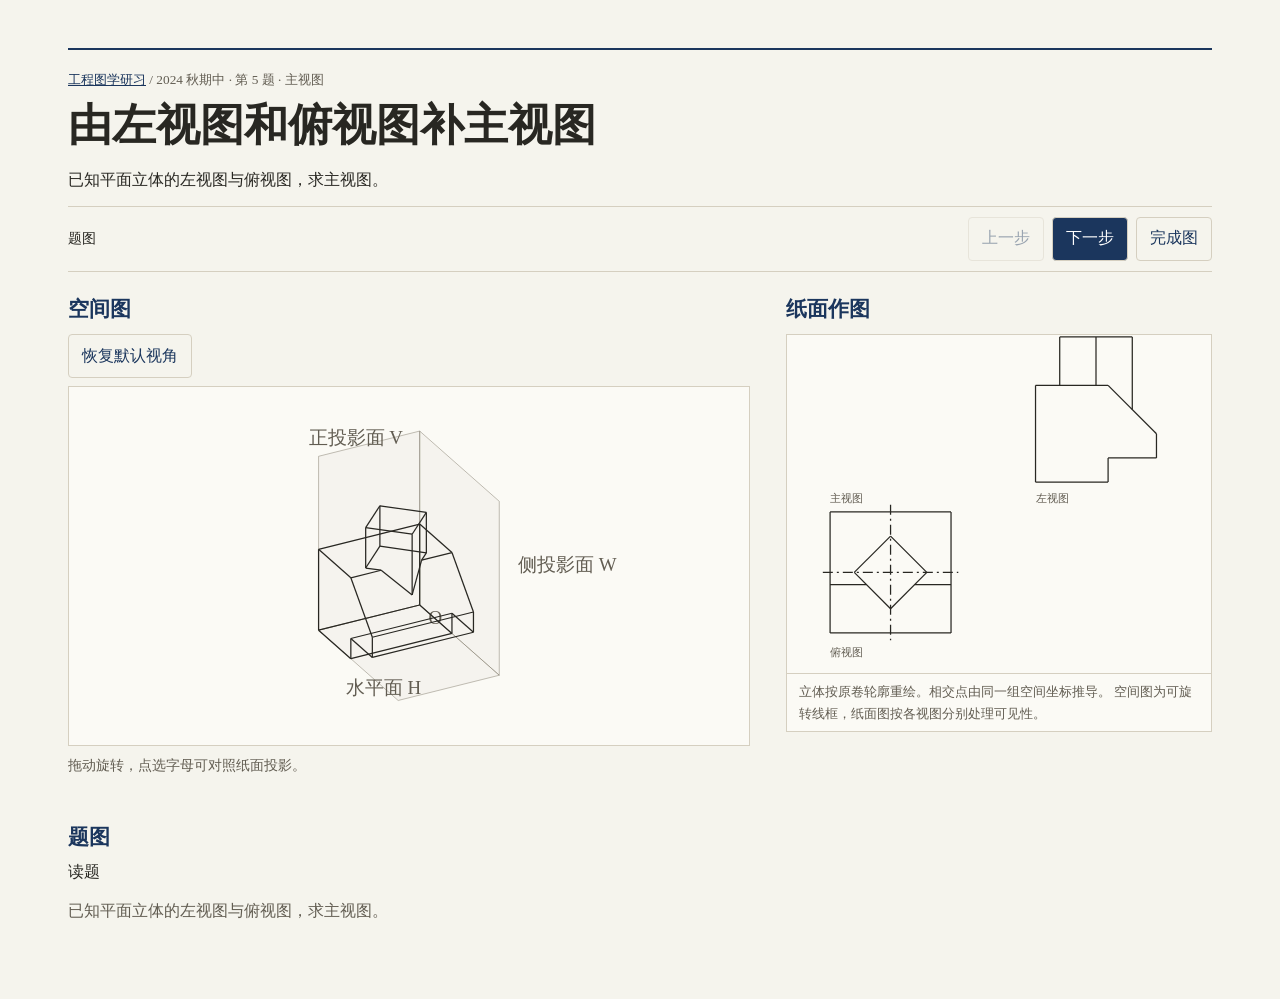
<file: examples/missing-front-view.html>
<!doctype html>
<html lang="zh-CN">
<meta charset="utf-8">
<meta name="viewport" content="width=device-width,initial-scale=1">
<title>由左视图和俯视图补主视图 · 工程图学研习</title>
<style>
:root{--paper:#f5f4ed;--ink:#282722;--blue:#1b365d;--muted:#625d52;--rule:#d5cfc0;--diagram:#fbfaf5;--faded:#81796b;--button-bg:#1b365d;--button-ink:#fff;color-scheme:light dark}
*{box-sizing:border-box}body{margin:0;background:var(--paper);color:var(--ink);font:16px/1.65 "Songti SC","Noto Serif CJK SC",serif}
main{max-width:820px;margin:auto;padding:clamp(18px,5vw,48px)}
header{border-top:2px solid var(--blue);padding-top:16px}
small{color:var(--muted)}h1{font-size:clamp(27px,5vw,44px);line-height:1.2;font-weight:600;margin:8px 0 14px}p{margin:0 0 12px}
figure{margin:18px 0;background:var(--diagram);border:1px solid var(--rule)}svg{display:block;width:100%;height:auto}figcaption{border-top:1px solid var(--rule);padding:7px 12px;color:var(--muted);font-size:13px}
.controls{display:flex;align-items:center;flex-wrap:wrap;gap:8px;padding-block:10px;border-block:1px solid var(--rule)}
button{font:inherit;color:var(--blue);background:transparent;border:1px solid var(--rule);border-radius:4px;padding:7px 13px;min-height:44px;cursor:pointer}
#next{background:var(--button-bg);color:var(--button-ink)}button:disabled{opacity:.42;cursor:default}button:focus-visible{outline:2px solid var(--blue);outline-offset:3px}#count{margin-right:auto;font-size:14px}
.explain{padding-top:14px;min-height:145px}h2{margin:0 0 5px;color:var(--blue);font-size:21px}
.why{color:var(--muted)}details{border-top:1px solid var(--rule);padding-top:12px}summary{cursor:pointer;color:var(--blue)}
svg line,svg path,svg circle{stroke:currentColor;vector-effect:non-scaling-stroke}svg line,svg path{fill:none;stroke-width:1.25}svg circle{fill:currentColor}svg text{fill:currentColor;font-size:19px}svg .plane{font-size:17px;fill:var(--muted)}svg .aux{stroke-dasharray:4 4}svg .old{color:var(--faded)}svg .new,svg .answer{color:var(--blue)}svg .new line,svg .new path{stroke-width:1.65}svg .old .temporary{display:none}svg .found{font-weight:bold}

a{color:var(--blue)}.catalog{list-style:none;padding:0}.catalog li{padding:14px 0;border-bottom:1px solid var(--rule)}
svg .center{stroke-dasharray:10 4 2 4}svg .axis{stroke-width:1}svg .answer line{stroke-width:1.6}
svg .dim{font-size:15px}svg .hidden-edge{stroke-dasharray:6 4}svg text{stroke:none}

.is-hidden{display:none}
svg .ring{fill:none}svg .ring,svg .ring.aux{stroke-width:1.25}
@media(prefers-color-scheme:dark){:root{--paper:#242218;--ink:#ebe5d7;--blue:#abc9eb;--muted:#beb6a5;--rule:#5b5547;--diagram:#211f15;--faded:#a19a8b;--button-bg:#223d5f;--button-ink:#fff}}
.space-controls { display:flex; flex-wrap:wrap; gap:8px; }
.space-panel svg { margin-top:8px; background:var(--diagram); border:1px solid var(--rule); }
.space-panel svg text { font-size:22px; }
.space-panel svg .space-result { color:var(--blue); }
.space-panel svg .space-result line { stroke-width:2; }
.space-panel svg .space-axis { color:var(--ink); }
.space-point { cursor:pointer; }
.space-point .point-hit { fill:transparent; stroke:none; }
.space-point:focus-visible .point-hit,
.space-point.is-selected .point-hit { stroke:var(--blue); stroke-width:2; }
svg [data-point].is-selected { color:var(--blue); }
svg text.is-selected { font-weight:bold; text-decoration:underline; }
#drawing circle.is-selected { r:5; stroke-width:2; }
.space-note, .space-status { color:var(--muted); font-size:.9rem; margin:8px 0; }
main:has(.diagram-pair) { max-width:1240px; display:flex; flex-direction:column; }
main:has(.diagram-pair) > header { order:-2; }
main:has(.diagram-pair) > .controls { order:-1; position:sticky; top:0; z-index:1; background:var(--paper); }
.diagram-pair { display:grid; grid-template-columns:minmax(0,1.6fr) minmax(0,1fr); gap:clamp(20px,3vw,36px); margin:20px 0; align-items:start; }
.diagram-pair h2 { margin:0 0 8px; }
.paper-panel figure { margin:0; }
.space-panel { margin:0; }
.space-panel svg .plane { font-size:15px; }
.space-panel .space-projection { color:var(--blue); }
.space-panel .space-projection text { fill:var(--blue); }
@media(max-width:820px) { .diagram-pair { grid-template-columns:1fr; gap:18px; } }

.space-panel svg[data-orbit] { touch-action:none; cursor:grab; user-select:none; }
.space-panel svg[data-orbit]:active { cursor:grabbing; }

.space-plane { color:var(--faded); }
.space-plane polygon { fill:currentColor; fill-opacity:.05; stroke:currentColor; stroke-opacity:.48; vector-effect:non-scaling-stroke; }
.space-plane.is-active,.space-plane.plane-extra { color:var(--blue); }
.space-plane.is-active polygon { fill-opacity:.12; stroke-opacity:.82; }
.space-plane.is-active text { fill:currentColor; font-weight:bold; }
[data-space-focus].is-faded { opacity:.36; }
.space-status:empty { display:none; }
</style>
<main>
<header><small><a href="../">工程图学研习</a> / 2024 秋期中 · 第 5 题 · 主视图</small>
<h1>由左视图和俯视图补主视图</h1><p>已知平面立体的左视图与俯视图，求主视图。</p></header>
<div class="diagram-pair"><section class="space-panel" id="space-panel" aria-labelledby="space-title"><h2 id="space-title">空间图</h2><div class="space-controls"><button id="reset-space" type="button">恢复默认视角</button></div><svg viewBox="0 0 540 284" role="group" aria-label="空间图，拖动可旋转" data-orbit="62.0,28.0" data-fit="50,0,0 50,30,0 50,30,10 50,50,10 50,50,20 50,30,40 50,0,40 0,0,0 0,30,0 0,30,10 0,50,10 0,50,20 0,30,40 0,0,40 25,10,60 25,10,40 10,25,60 10,25,40 25,40,60 25,40,30 40,25,60 40,25,40 15,30,40 35,30,40 0,0,0 50,0,0 50,74,0 0,74,0 0,0,0 50,0,0 50,0,86 0,0,86 0,0,0 0,74,0 0,74,86 0,0,86"><g class="space-plane plane-h" data-plane="H"><polygon data-world="0,0,0 50,0,0 50,74,0 0,74,0" points="278.5566,173.1453 198.2395,193.1943 261.4434,249 341.7605,228.9511"/><text data-world="43.5,45.88,0" data-offset="-28,19" x="219.8672" y="244.1875" class="plane">水平面 H</text></g><g class="space-plane plane-v" data-plane="V"><polygon data-world="0,0,0 50,0,0 50,0,86 0,0,86" points="278.5566,173.1453 198.2395,193.1943 198.2395,55.0489 278.5566,35"/><text data-world="50,0,86" data-offset="-8,-10" x="190.2395" y="45.0489" class="plane">正投影面 V</text></g><g class="space-plane plane-w" data-plane="W"><polygon data-world="0,0,0 0,74,0 0,74,86 0,0,86" points="278.5566,173.1453 341.7605,228.9511 341.7605,90.8057 278.5566,35"/><text data-world="0,74,53.32" data-offset="15,3" x="356.7605" y="146.301" class="plane">侧投影面 W</text></g><text data-world="0,0,0" data-offset="7,15" x="285.5566" y="188.1453" class="plane">O</text><g data-space-step="0"><g class="space-outline"><line data-world="50,0,0 50,30,0" x1="198.2395" y1="193.1943" x2="223.8627" y2="215.8182" class=""/></g></g><g data-space-step="0"><g class="space-outline"><line data-world="50,30,0 50,30,10" x1="223.8627" y1="215.8182" x2="223.8627" y2="199.7548" class=""/></g></g><g data-space-step="0"><g class="space-outline"><line data-world="50,30,10 50,50,10" x1="223.8627" y1="199.7548" x2="240.9449" y2="214.8374" class=""/></g></g><g data-space-step="0"><g class="space-outline"><line data-world="50,50,10 50,50,20" x1="240.9449" y1="214.8374" x2="240.9449" y2="198.774" class=""/></g></g><g data-space-step="0"><g class="space-outline"><line data-world="50,50,20 50,30,40" x1="240.9449" y1="198.774" x2="223.8627" y2="151.5646" class=""/></g></g><g data-space-step="0"><g class="space-outline"><line data-world="50,30,40 50,0,40" x1="223.8627" y1="151.5646" x2="198.2395" y2="128.9406" class=""/></g></g><g data-space-step="0"><g class="space-outline"><line data-world="50,0,40 50,0,0" x1="198.2395" y1="128.9406" x2="198.2395" y2="193.1943" class=""/></g></g><g data-space-step="0"><g class="space-outline"><line data-world="0,0,0 0,30,0" x1="278.5566" y1="173.1453" x2="304.1798" y2="195.7693" class=""/></g></g><g data-space-step="0"><g class="space-outline"><line data-world="0,30,0 0,30,10" x1="304.1798" y1="195.7693" x2="304.1798" y2="179.7059" class=""/></g></g><g data-space-step="0"><g class="space-outline"><line data-world="0,30,10 0,50,10" x1="304.1798" y1="179.7059" x2="321.2619" y2="194.7885" class=""/></g></g><g data-space-step="0"><g class="space-outline"><line data-world="0,50,10 0,50,20" x1="321.2619" y1="194.7885" x2="321.2619" y2="178.7251" class=""/></g></g><g data-space-step="0"><g class="space-outline"><line data-world="0,50,20 0,30,40" x1="321.2619" y1="178.7251" x2="304.1798" y2="131.5156" class=""/></g></g><g data-space-step="0"><g class="space-outline"><line data-world="0,30,40 0,0,40" x1="304.1798" y1="131.5156" x2="278.5566" y2="108.8917" class=""/></g></g><g data-space-step="0"><g class="space-outline"><line data-world="0,0,40 0,0,0" x1="278.5566" y1="108.8917" x2="278.5566" y2="173.1453" class=""/></g></g><g data-space-step="0"><g class="space-outline"><line data-world="50,0,0 0,0,0" x1="198.2395" y1="193.1943" x2="278.5566" y2="173.1453" class=""/></g></g><g data-space-step="0"><g class="space-outline"><line data-world="50,30,0 0,30,0" x1="223.8627" y1="215.8182" x2="304.1798" y2="195.7693" class=""/></g></g><g data-space-step="0"><g class="space-outline"><line data-world="50,30,10 0,30,10" x1="223.8627" y1="199.7548" x2="304.1798" y2="179.7059" class=""/></g></g><g data-space-step="0"><g class="space-outline"><line data-world="50,50,10 0,50,10" x1="240.9449" y1="214.8374" x2="321.2619" y2="194.7885" class=""/></g></g><g data-space-step="0"><g class="space-outline"><line data-world="50,50,20 0,50,20" x1="240.9449" y1="198.774" x2="321.2619" y2="178.7251" class=""/></g></g><g data-space-step="0"><g class="space-outline"><line data-world="50,0,40 0,0,40" x1="198.2395" y1="128.9406" x2="278.5566" y2="108.8917" class=""/></g></g><g data-space-step="0"><g class="space-outline"><line data-world="50,30,40 35,30,40" x1="223.8627" y1="151.5646" x2="247.9578" y2="145.5499" class=""/></g></g><g data-space-step="0"><g class="space-outline"><line data-world="15,30,40 0,30,40" x1="280.0847" y1="137.5303" x2="304.1798" y2="131.5156" class=""/></g></g><g data-space-step="0"><g class="space-outline"><line data-world="25,10,40 10,25,40" x1="246.9391" y1="126.4575" x2="283.8458" y2="131.7548" class=""/></g></g><g data-space-step="0"><g class="space-outline"><line data-world="10,25,40 15,30,40" x1="283.8458" y1="131.7548" x2="280.0847" y2="137.5303" class=""/></g></g><g data-space-step="0"><g class="space-outline"><line data-world="15,30,40 25,40,30" x1="280.0847" y1="137.5303" x2="272.5623" y2="165.1448" class=""/></g></g><g data-space-step="0"><g class="space-outline"><line data-world="25,40,30 35,30,40" x1="272.5623" y1="165.1448" x2="247.9578" y2="145.5499" class=""/></g></g><g data-space-step="0"><g class="space-outline"><line data-world="35,30,40 40,25,40" x1="247.9578" y1="145.5499" x2="235.6556" y2="143.7841" class=""/></g></g><g data-space-step="0"><g class="space-outline"><line data-world="40,25,40 25,10,40" x1="235.6556" y1="143.7841" x2="246.9391" y2="126.4575" class=""/></g></g><g data-space-step="0"><g class="space-outline"><line data-world="25,10,40 25,10,60" x1="246.9391" y1="126.4575" x2="246.9391" y2="94.3307" class=""/></g></g><g data-space-step="0"><g class="space-outline"><line data-world="10,25,40 10,25,60" x1="283.8458" y1="131.7548" x2="283.8458" y2="99.6279" class=""/></g></g><g data-space-step="0"><g class="space-outline"><line data-world="25,40,30 25,40,60" x1="272.5623" y1="165.1448" x2="272.5623" y2="116.9546" class=""/></g></g><g data-space-step="0"><g class="space-outline"><line data-world="40,25,40 40,25,60" x1="235.6556" y1="143.7841" x2="235.6556" y2="111.6573" class=""/></g></g><g data-space-step="0"><g class="space-outline"><line data-world="25,10,60 10,25,60" x1="246.9391" y1="94.3307" x2="283.8458" y2="99.6279" class=""/></g></g><g data-space-step="0"><g class="space-outline"><line data-world="10,25,60 25,40,60" x1="283.8458" y1="99.6279" x2="272.5623" y2="116.9546" class=""/></g></g><g data-space-step="0"><g class="space-outline"><line data-world="25,40,60 40,25,60" x1="272.5623" y1="116.9546" x2="235.6556" y2="111.6573" class=""/></g></g><g data-space-step="0"><g class="space-outline"><line data-world="40,25,60 25,10,60" x1="235.6556" y1="111.6573" x2="246.9391" y2="94.3307" class=""/></g></g></svg><p class="space-note">拖动旋转，点选字母可对照纸面投影。</p><p class="space-status" aria-live="polite"></p></section><div class="paper-panel"><h2>纸面作图</h2><figure><svg viewBox="0 0 640 510" id="drawing" role="img" aria-label="由左视图和俯视图补主视图 的分步作图"><g data-layer="given"><line x1="375" y1="222" x2="484.5" y2="222" class=""/><line x1="484.5" y1="222" x2="484.5" y2="185.5" class=""/><line x1="484.5" y1="185.5" x2="557.5" y2="185.5" class=""/><line x1="557.5" y1="185.5" x2="557.5" y2="149" class=""/><line x1="557.5" y1="149" x2="484.5" y2="76" class=""/><line x1="484.5" y1="76" x2="375" y2="76" class=""/><line x1="375" y1="76" x2="375" y2="222" class=""/><line x1="411.5" y1="76" x2="411.5" y2="3" class=""/><line x1="411.5" y1="3" x2="521" y2="3" class=""/><line x1="521" y1="3" x2="521" y2="112.5" class=""/><line x1="466.25" y1="76" x2="466.25" y2="3" class=""/><line x1="65" y1="267" x2="247.5" y2="267" class=""/><line x1="247.5" y1="267" x2="247.5" y2="449.5" class=""/><line x1="247.5" y1="449.5" x2="65" y2="449.5" class=""/><line x1="65" y1="449.5" x2="65" y2="267" class=""/><line x1="156.25" y1="303.5" x2="211" y2="358.25" class=""/><line x1="211" y1="358.25" x2="156.25" y2="413" class=""/><line x1="156.25" y1="413" x2="101.5" y2="358.25" class=""/><line x1="101.5" y1="358.25" x2="156.25" y2="303.5" class=""/><line x1="65" y1="376.5" x2="119.75" y2="376.5" class=""/><line x1="192.75" y1="376.5" x2="247.5" y2="376.5" class=""/><line x1="54.05" y1="358.25" x2="258.45" y2="358.25" class="center"/><line x1="156.25" y1="256.05" x2="156.25" y2="460.45" class="center"/><text x="375" y="252" class="plane">左视图</text><text x="65" y="485" class="plane">俯视图</text><text x="65" y="252" class="plane">主视图</text></g><g data-layer="base-outline" class="is-hidden"><line x1="65" y1="76" x2="65" y2="222" class=""/><line x1="65" y1="222" x2="247.5" y2="222" class=""/><line x1="247.5" y1="222" x2="247.5" y2="76" class=""/><line x1="65" y1="185.5" x2="247.5" y2="185.5" class=""/><line x1="65" y1="149" x2="247.5" y2="149" class=""/></g><g data-layer="base-outline-marks" class="is-hidden"><line x1="65" y1="222" x2="65" y2="449.5" class="aux"/><line x1="247.5" y1="222" x2="247.5" y2="449.5" class="aux"/><line x1="247.5" y1="222" x2="484.5" y2="222" class="aux"/><line x1="247.5" y1="185.5" x2="484.5" y2="185.5" class="aux"/><line x1="247.5" y1="149" x2="484.5" y2="149" class="aux"/><line x1="247.5" y1="76" x2="484.5" y2="76" class="aux"/></g><g data-layer="column-outline" class="is-hidden"><line x1="101.5" y1="76" x2="101.5" y2="3" class=""/><line x1="101.5" y1="3" x2="211" y2="3" class=""/><line x1="211" y1="3" x2="211" y2="76" class=""/></g><g data-layer="column-outline-marks" class="is-hidden"><line x1="101.5" y1="3" x2="101.5" y2="358.25" class="aux"/><line x1="156.25" y1="3" x2="156.25" y2="358.25" class="aux"/><line x1="211" y1="3" x2="211" y2="358.25" class="aux"/><line x1="211" y1="3" x2="521" y2="3" class="aux"/></g><g data-layer="intersection-edges" class="is-hidden"><line x1="65" y1="76" x2="119.75" y2="76" class=""/><line x1="192.75" y1="76" x2="247.5" y2="76" class=""/><line x1="119.75" y1="76" x2="156.25" y2="112.5" class=""/><line x1="156.25" y1="112.5" x2="192.75" y2="76" class=""/><line x1="156.25" y1="112.5" x2="156.25" y2="3" class=""/></g><g data-layer="intersection-edges-marks" class="is-hidden"><line x1="119.75" y1="376.5" x2="119.75" y2="76" class="aux"/><line x1="156.25" y1="413" x2="156.25" y2="112.5" class="aux"/><line x1="192.75" y1="376.5" x2="192.75" y2="76" class="aux"/></g><g data-layer="hidden-edges" class="is-hidden"><line x1="119.75" y1="76" x2="192.75" y2="76" class="hidden-edge"/></g></svg><figcaption>立体按原卷轮廓重绘。相交点由同一组空间坐标推导。 空间图为可旋转线框，纸面图按各视图分别处理可见性。</figcaption></figure></div></div>
<nav class="controls" aria-label="作图步骤">
<span id="count">题图</span><button id="prev" disabled>上一步</button><button id="next">下一步</button><button id="finish">完成图</button>
</nav>
<section class="explain" aria-live="polite"><h2 id="heading">题图</h2><p id="action">读题</p><p id="why" class="why">已知平面立体的左视图与俯视图，求主视图。</p></section>

<noscript>启用 JavaScript 后可查看分步作图。</noscript>
<script type="application/json" id="lesson">{"given": ["given"], "intro": {"title": "题图", "action": "读题", "reason": "已知平面立体的左视图与俯视图，求主视图。"}, "steps": [{"title": "先补底座", "action": "由俯视图定左右边界，由左视图转移底面、台阶、斜面下缘和底座上缘的高度。", "reason": "俯视图的外框给出全宽。底座的台阶和斜面都沿全宽延伸。", "add": ["base-outline"], "show": ["base-outline-marks"]}, {"title": "定位上方的四棱柱", "action": "由俯视图的菱形定柱的左右边界和中棱位置，从左视图转移柱顶高度。", "reason": "菱形是柱顶轮廓的俯视投影。定了宽度和高度，就能定出主视图中的柱顶和竖棱。", "add": ["column-outline"], "show": ["column-outline-marks"]}, {"title": "补柱脚与斜面的交线", "action": "把左视图斜面上缘的深度转到俯视图，在深度分界线上取与菱形相交的两点，再向上对正。在正面三条投影线上分别找两个转折点与中间低点。", "reason": "柱脚在平顶处同高，在斜面上随深度降低。朝前的中棱柱脚最低，形成一条折线。", "add": ["intersection-edges"], "show": ["intersection-edges-marks"]}, {"title": "按遮挡确定虚实", "action": "底座上缘画到柱脚交线。柱后方与底座平顶的交线在正面图中被柱挡住，中段画虚线。", "reason": "可见轮廓与不可见棱重合时保留可见实线。", "show": ["hidden-edges"]}], "answer": {"title": "完成图", "action": "由俯视图定宽度，由左视图定高度和深度，最后用遮挡关系校核线型。", "show": ["base-outline", "column-outline", "intersection-edges", "hidden-edges"]}}</script>
<script>
const config = JSON.parse(document.getElementById('lesson').textContent);
const get = id => document.getElementById(id);
const layers = new Map(Array.from(get('drawing').children, group => [group.dataset.layer, group]));
const previous = get('prev'), next = get('next'), finish = get('finish');
let current = 0;

function render(position) {
  current = position;
  const last = config.steps.length + 1;
  const done = position === last;
  const step = done ? config.answer : position ? config.steps[position - 1] : config.intro;
  const given = new Set(config.given);
  const earlier = new Set(done ? [] : config.steps.slice(0, Math.max(0, position - 1)).flatMap(item => item.add || []));
  const highlight = new Set(done ? step.show : [...(step.add || []), ...(step.show || [])]);

  for (const [id, group] of layers) {
    const state = highlight.has(id) ? (done ? 'answer' : 'new') :
      given.has(id) ? '' : earlier.has(id) ? 'old' : 'is-hidden';
    group.setAttribute('class', state);
  }

  get('heading').textContent = step.title;
  get('action').textContent = step.action;
  get('why').textContent = step.reason || '';
  get('count').textContent = done ? '完成图' : position ? '第 ' + position + ' 步 / 共 ' + config.steps.length + ' 步' : '题图';
  previous.disabled = position === 0;
  next.disabled = finish.disabled = done;
  renderSpace(position);
}

previous.onclick = () => render(current - 1);
next.onclick = () => render(current + 1);
finish.onclick = () => render(config.steps.length + 1);
const panel = get('space-panel');
const pointMarkers = [...panel.querySelectorAll('.space-point')];
const linkedPoints = [...get('drawing').querySelectorAll('[data-point]'), ...pointMarkers];
const sceneSteps = [...panel.querySelectorAll('[data-space-step]')];
const planes = [...panel.querySelectorAll('[data-plane]')];
const reference = panel.querySelector('.space-status');
let selectedPoint = '';

function highlightPoint() {
  for (const node of linkedPoints) {
    const active = selectedPoint === node.dataset.point;
    node.classList.toggle('is-selected', active);
    if (node.matches('.space-point')) node.setAttribute('aria-pressed', String(active));
  }

  const projections = [...new Set(linkedPoints
    .filter(node => node.tagName.toLowerCase() === 'text' && node.dataset.point === selectedPoint &&
      !node.closest('.is-hidden'))
    .map(node => node.textContent))];
  reference.textContent = selectedPoint
    ? selectedPoint + ' 的投影 · ' + (projections.join('、') || '本步还未画出')
    : '点选字母，对照纸面图中已画出的投影。';
}

function renderSpace(position) {
  const activePlanes = new Set();
  for (const element of sceneSteps) {
    const start = Number(element.dataset.spaceStep);
    const end = Number(element.dataset.spaceUntil ?? Infinity);
    const visible = position >= start && position <= end;
    element.classList.toggle('is-hidden', !visible);
    element.classList.toggle('is-faded', visible && Boolean(element.dataset.spaceFocus) && position > start && end !== Infinity);
    if (visible && element.dataset.spaceFocus && (position === start || end === Infinity)) {
      activePlanes.add(element.dataset.spaceFocus);
    }
  }
  for (const plane of planes) {
    plane.classList.toggle('is-active', activePlanes.has(plane.dataset.plane));
  }
  if (!pointMarkers.some(node => node.dataset.point === selectedPoint && !node.closest('.is-hidden'))) {
    selectedPoint = '';
  }
  highlightPoint();
}

for (const marker of pointMarkers) {
  marker.onclick = () => {
    selectedPoint = selectedPoint === marker.dataset.point ? '' : marker.dataset.point;
    highlightPoint();
  };
  marker.onkeydown = event => {
    if (event.key === 'Enter' || event.key === ' ') {
      event.preventDefault();
      marker.onclick();
    }
  };
}

// Orbit the existing SVG geometry, keeping paper projections and point IDs fixed.
const orbit = panel.querySelector('svg[data-orbit]');
const objects = [...orbit.querySelectorAll('[data-world]')].map(element => ({
  element,
  points: element.dataset.world.split(' ').map(point => point.split(',').map(Number)),
  offset: (element.dataset.offset || '0,0').split(',').map(Number),
}));
const fit = orbit.dataset.fit.split(' ').map(point => point.split(',').map(Number));
const defaults = orbit.dataset.orbit.split(',').map(Number);
let [azimuth, elevation] = defaults;
let drag = null;

function drawOrbit() {
  const a = azimuth * Math.PI / 180;
  const e = elevation * Math.PI / 180;
  const sa = Math.sin(a), ca = Math.cos(a), se = Math.sin(e), ce = Math.cos(e);
  const project = ([x, y, z]) => [-sa * x + ca * y, se * (ca * x + sa * y) - ce * z];
  const all = fit.map(project);
  const xs = all.map(([x]) => x), ys = all.map(([,y]) => y);
  const left = Math.min(...xs), right = Math.max(...xs);
  const top = Math.min(...ys), bottom = Math.max(...ys);
  const scale = Math.min(430 / Math.max(1, right - left), 214 / Math.max(1, bottom - top));
  for (const {element, points, offset} of objects) {
    const mapped = points.map(project).map(([x, y]) =>
      [270 + (x - (left + right) / 2) * scale, 142 + (y - (top + bottom) / 2) * scale]);
    const [[x,y]] = mapped;
    const tag = element.localName;
    const attrs = tag === 'polygon' ? {points: mapped.map(p => p.join(',')).join(' ')} :
      tag === 'line' ? {x1:x, y1:y, x2:mapped[1][0], y2:mapped[1][1]} :
      tag === 'circle' ? {cx:x, cy:y} : {
        x:Math.max(10, Math.min(435, x + offset[0])),
        y:Math.max(20, Math.min(272, y + offset[1])),
      };
    for (const [key, value] of Object.entries(attrs)) element.setAttribute(key, value);
  }
}

get('reset-space').addEventListener('click', () => {
  [azimuth, elevation] = defaults;
  drawOrbit();
});

orbit.addEventListener('pointerdown', event => {
  if (!event.isPrimary || event.button !== 0) return;
  drag = {id:event.pointerId, x:event.clientX, y:event.clientY, azimuth, elevation, moved:false};
});
orbit.addEventListener('pointermove', event => {
  if (!drag || drag.id !== event.pointerId) return;
  const dx = event.clientX - drag.x, dy = event.clientY - drag.y;
  if (!drag.moved) {
    if (Math.hypot(dx, dy) < 5) return;
    orbit.setPointerCapture(event.pointerId);
    drag.moved = true;
  }
  azimuth = drag.azimuth - dx * .42;
  elevation = Math.max(8, Math.min(83, drag.elevation + dy * .35));
  drawOrbit();
});
function endDrag(event) {
  if (drag?.id === event.pointerId) drag = null;
}
orbit.addEventListener('pointerup', endDrag);
orbit.addEventListener('pointercancel', endDrag);
orbit.addEventListener('pointerleave', event => {
  if (!drag?.moved) endDrag(event);
});
</script>
</main>
</html>
</file>
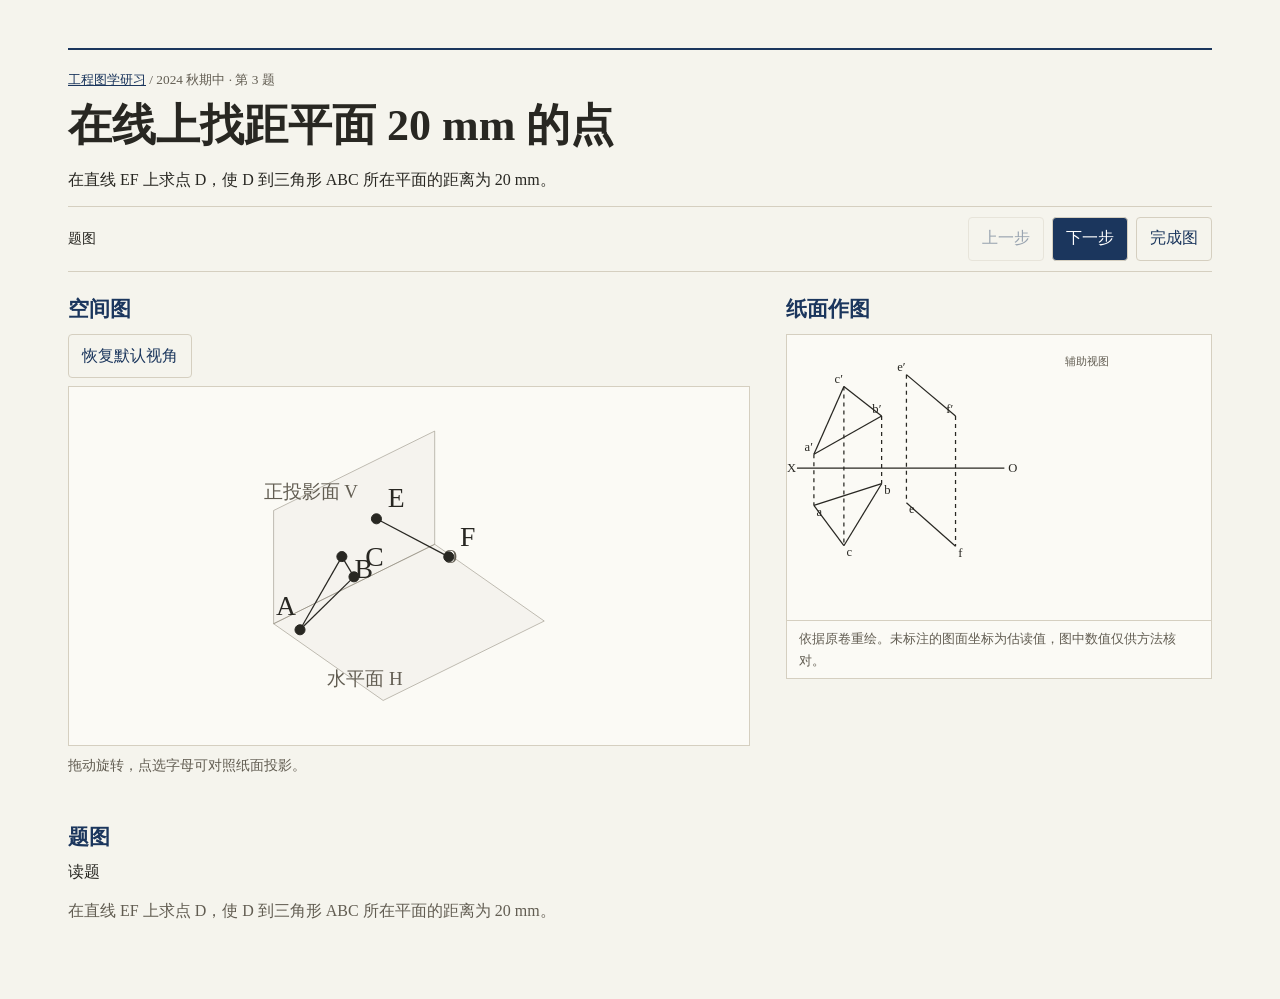
<file: examples/point-plane-distance.html>
<!doctype html>
<html lang="zh-CN">
<meta charset="utf-8">
<meta name="viewport" content="width=device-width,initial-scale=1">
<title>在线上找距平面 20 mm 的点 · 工程图学研习</title>
<style>
:root{--paper:#f5f4ed;--ink:#282722;--blue:#1b365d;--muted:#625d52;--rule:#d5cfc0;--diagram:#fbfaf5;--faded:#81796b;--button-bg:#1b365d;--button-ink:#fff;color-scheme:light dark}
*{box-sizing:border-box}body{margin:0;background:var(--paper);color:var(--ink);font:16px/1.65 "Songti SC","Noto Serif CJK SC",serif}
main{max-width:820px;margin:auto;padding:clamp(18px,5vw,48px)}
header{border-top:2px solid var(--blue);padding-top:16px}
small{color:var(--muted)}h1{font-size:clamp(27px,5vw,44px);line-height:1.2;font-weight:600;margin:8px 0 14px}p{margin:0 0 12px}
figure{margin:18px 0;background:var(--diagram);border:1px solid var(--rule)}svg{display:block;width:100%;height:auto}figcaption{border-top:1px solid var(--rule);padding:7px 12px;color:var(--muted);font-size:13px}
.controls{display:flex;align-items:center;flex-wrap:wrap;gap:8px;padding-block:10px;border-block:1px solid var(--rule)}
button{font:inherit;color:var(--blue);background:transparent;border:1px solid var(--rule);border-radius:4px;padding:7px 13px;min-height:44px;cursor:pointer}
#next{background:var(--button-bg);color:var(--button-ink)}button:disabled{opacity:.42;cursor:default}button:focus-visible{outline:2px solid var(--blue);outline-offset:3px}#count{margin-right:auto;font-size:14px}
.explain{padding-top:14px;min-height:145px}h2{margin:0 0 5px;color:var(--blue);font-size:21px}
.why{color:var(--muted)}details{border-top:1px solid var(--rule);padding-top:12px}summary{cursor:pointer;color:var(--blue)}
svg line,svg path,svg circle{stroke:currentColor;vector-effect:non-scaling-stroke}svg line,svg path{fill:none;stroke-width:1.25}svg circle{fill:currentColor}svg text{fill:currentColor;font-size:19px}svg .plane{font-size:17px;fill:var(--muted)}svg .aux{stroke-dasharray:4 4}svg .old{color:var(--faded)}svg .new,svg .answer{color:var(--blue)}svg .new line,svg .new path{stroke-width:1.65}svg .old .temporary{display:none}svg .found{font-weight:bold}

a{color:var(--blue)}.catalog{list-style:none;padding:0}.catalog li{padding:14px 0;border-bottom:1px solid var(--rule)}
svg .center{stroke-dasharray:10 4 2 4}svg .axis{stroke-width:1}svg .answer line{stroke-width:1.6}
svg .dim{font-size:15px}svg .hidden-edge{stroke-dasharray:6 4}svg text{stroke:none}

.is-hidden{display:none}
svg .ring{fill:none}svg .ring,svg .ring.aux{stroke-width:1.25}
@media(prefers-color-scheme:dark){:root{--paper:#242218;--ink:#ebe5d7;--blue:#abc9eb;--muted:#beb6a5;--rule:#5b5547;--diagram:#211f15;--faded:#a19a8b;--button-bg:#223d5f;--button-ink:#fff}}
.space-controls { display:flex; flex-wrap:wrap; gap:8px; }
.space-panel svg { margin-top:8px; background:var(--diagram); border:1px solid var(--rule); }
.space-panel svg text { font-size:22px; }
.space-panel svg .space-result { color:var(--blue); }
.space-panel svg .space-result line { stroke-width:2; }
.space-panel svg .space-axis { color:var(--ink); }
.space-point { cursor:pointer; }
.space-point .point-hit { fill:transparent; stroke:none; }
.space-point:focus-visible .point-hit,
.space-point.is-selected .point-hit { stroke:var(--blue); stroke-width:2; }
svg [data-point].is-selected { color:var(--blue); }
svg text.is-selected { font-weight:bold; text-decoration:underline; }
#drawing circle.is-selected { r:5; stroke-width:2; }
.space-note, .space-status { color:var(--muted); font-size:.9rem; margin:8px 0; }
main:has(.diagram-pair) { max-width:1240px; display:flex; flex-direction:column; }
main:has(.diagram-pair) > header { order:-2; }
main:has(.diagram-pair) > .controls { order:-1; position:sticky; top:0; z-index:1; background:var(--paper); }
.diagram-pair { display:grid; grid-template-columns:minmax(0,1.6fr) minmax(0,1fr); gap:clamp(20px,3vw,36px); margin:20px 0; align-items:start; }
.diagram-pair h2 { margin:0 0 8px; }
.paper-panel figure { margin:0; }
.space-panel { margin:0; }
.space-panel svg .plane { font-size:15px; }
.space-panel .space-projection { color:var(--blue); }
.space-panel .space-projection text { fill:var(--blue); }
@media(max-width:820px) { .diagram-pair { grid-template-columns:1fr; gap:18px; } }

.space-panel svg[data-orbit] { touch-action:none; cursor:grab; user-select:none; }
.space-panel svg[data-orbit]:active { cursor:grabbing; }

.space-plane { color:var(--faded); }
.space-plane polygon { fill:currentColor; fill-opacity:.05; stroke:currentColor; stroke-opacity:.48; vector-effect:non-scaling-stroke; }
.space-plane.is-active,.space-plane.plane-extra { color:var(--blue); }
.space-plane.is-active polygon { fill-opacity:.12; stroke-opacity:.82; }
.space-plane.is-active text { fill:currentColor; font-weight:bold; }
[data-space-focus].is-faded { opacity:.36; }
.space-status:empty { display:none; }
</style>
<main>
<header><small><a href="../">工程图学研习</a> / 2024 秋期中 · 第 3 题</small>
<h1>在线上找距平面 20 mm 的点</h1><p>在直线 EF 上求点 D，使 D 到三角形 ABC 所在平面的距离为 20 mm。</p></header>
<div class="diagram-pair"><section class="space-panel" id="space-panel" aria-labelledby="space-title"><h2 id="space-title">空间图</h2><div class="space-controls"><button id="reset-space" type="button">恢复默认视角</button></div><svg viewBox="0 0 540 284" role="group" aria-label="空间图，拖动可旋转" data-orbit="50.0,36.0" data-fit="287.42,56.16,21.06 185.24,23.4,78.78 242.18,117,123.24 147.8,52.26,141.18 73.7,117.78,78.78 261.86,90.53,78.78 119.39,77.3804,117.2558 176.44,26.9362,165.2979 143.0463,50.3773,143.8078 152.7865,53.9361,138.7491 156.9858,208.9328,0 269.0142,81.0672,0 269.0142,81.0672,158 156.9858,208.9328,158 0,0,0 287.42,0,0 287.42,232.9328,0 0,232.9328,0 0,0,0 287.42,0,0 287.42,0,191.2979 0,0,191.2979 156.9858,208.9328,0 269.0142,81.0672,0 269.0142,81.0672,158 156.9858,208.9328,158"><g class="space-plane plane-h" data-plane="H"><polygon data-world="0,0,0 287.42,0,0 287.42,232.9328,0 0,232.9328,0" points="290.4708,124.9397 162.5166,188.0481 249.5292,249 377.4834,185.8916"/><text data-world="250.0554,144.4184,0" data-offset="-28,19" x="205.0984" y="236.6342" class="plane">水平面 H</text></g><g class="space-plane plane-v" data-plane="V"><polygon data-world="0,0,0 287.42,0,0 287.42,0,191.2979 0,0,191.2979" points="290.4708,124.9397 162.5166,188.0481 162.5166,98.1084 290.4708,35"/><text data-world="287.42,0,191.2979" data-offset="-8,-10" x="154.5166" y="88.1084" class="plane">正投影面 V</text></g><g data-space-step="2" class="is-hidden"><g class="space-plane plane-extra"><polygon data-world="156.9858,208.9328,0 269.0142,81.0672,0 269.0142,81.0672,158 156.9858,208.9328,158" points="298.6309,214.0806 200.9933,205.2198 200.9933,130.9352 298.6309,139.7961"/><text data-world="213,145,79" data-offset="6,-6" x="255.8121" y="166.5079" class="plane">新投影面</text></g></g><text data-world="0,0,0" data-offset="7,15" x="297.4708" y="139.9397" class="plane">O</text><g data-space-step="4" data-space-focus="V" class="is-hidden"><g class="space-projection"><line data-world="119.39,77.3804,117.2558 119.39,0,117.2558" x1="266.2262" y1="116.2738" x2="237.3205" y2="96.0256" class="aux"/><circle data-world="119.39,0,117.2558" class="" cx="237.3205" cy="96.0256" r="3"/><text data-world="119.39,0,117.2558" data-offset="8,-9" x="245.3205" y="87.0256" class="">d1′</text><line data-world="176.44,26.9362,165.2979 176.44,0,165.2979" x1="221.985" y1="93.0131" x2="211.9229" y2="85.9647" class="aux"/><circle data-world="176.44,0,165.2979" class="" cx="211.9229" cy="85.9647" r="3"/><text data-world="176.44,0,165.2979" data-offset="8,-9" x="219.9229" y="76.9647" class="">d2′</text></g></g><g data-space-step="4" data-space-focus="H" class="is-hidden"><g class="space-projection"><line data-world="119.39,77.3804,117.2558 119.39,77.3804,0" x1="266.2262" y1="116.2738" x2="266.2262" y2="171.4023" class="aux"/><circle data-world="119.39,77.3804,0" class="" cx="266.2262" cy="171.4023" r="3"/><text data-world="119.39,77.3804,0" data-offset="8,-9" x="274.2262" y="162.4023" class="">d1</text><line data-world="176.44,26.9362,165.2979 176.44,26.9362,0" x1="221.985" y1="93.0131" x2="221.985" y2="170.7288" class="aux"/><circle data-world="176.44,26.9362,0" class="" cx="221.985" cy="170.7288" r="3"/><text data-world="176.44,26.9362,0" data-offset="8,-9" x="229.985" y="161.7288" class="">d2</text></g></g><g data-space-step="0"><g class="space-outline"><line data-world="287.42,56.16,21.06 185.24,23.4,78.78" x1="183.4953" y1="192.8421" x2="216.7464" y2="134.6969" class=""/></g></g><g data-space-step="0"><g class="space-outline"><line data-world="185.24,23.4,78.78 242.18,117,123.24" x1="216.7464" y1="134.6969" x2="226.3622" y2="150.7884" class=""/></g></g><g data-space-step="0"><g class="space-outline"><line data-world="242.18,117,123.24 287.42,56.16,21.06" x1="226.3622" y1="150.7884" x2="183.4953" y2="192.8421" class=""/></g></g><g data-space-step="0"><g class="space-outline"><line data-world="147.8,52.26,141.18 73.7,117.78,78.78" x1="244.1948" y1="104.6904" x2="301.6579" y2="134.9028" class=""/></g></g><g data-space-step="3" class="is-hidden"><g class="space-outline"><line data-world="176.44,26.9362,165.2979 147.8,52.26,141.18" x1="221.985" y1="93.0131" x2="244.1948" y2="104.6904" class=""/></g></g><g data-space-step="1" class="is-hidden"><g class="space-result"><line data-world="185.24,23.4,78.78 261.86,90.53,78.78" x1="216.7464" y1="134.6969" x2="207.7131" y2="169.0862" class=""/></g></g><g data-space-step="3" class="is-hidden"><g class="space-result"><line data-world="119.39,77.3804,117.2558 143.0463,50.3773,143.8078" x1="266.2262" y1="116.2738" x2="245.6077" y2="101.9185" class=""/></g></g><g data-space-step="3" class="is-hidden"><g class="space-result"><line data-world="176.44,26.9362,165.2979 152.7865,53.9361,138.7491" x1="221.985" y1="93.0131" x2="242.6009" y2="107.3667" class=""/></g></g><g data-space-step="0"><g class="space-point" data-point="A" role="button" tabindex="0" aria-label="对照点 A" aria-pressed="false"><circle data-world="287.42,56.16,21.06" class="point-hit" cx="183.4953" cy="192.8421" r="15"/><circle data-world="287.42,56.16,21.06" class="" cx="183.4953" cy="192.8421" r="4"/><text data-world="287.42,56.16,21.06" data-offset="-19,-12" x="164.4953" y="180.8421" class="">A</text></g></g><g data-space-step="0"><g class="space-point" data-point="B" role="button" tabindex="0" aria-label="对照点 B" aria-pressed="false"><circle data-world="185.24,23.4,78.78" class="point-hit" cx="216.7464" cy="134.6969" r="15"/><circle data-world="185.24,23.4,78.78" class="" cx="216.7464" cy="134.6969" r="4"/><text data-world="185.24,23.4,78.78" data-offset="10,17" x="226.7464" y="151.6969" class="">B</text></g></g><g data-space-step="0"><g class="space-point" data-point="C" role="button" tabindex="0" aria-label="对照点 C" aria-pressed="false"><circle data-world="242.18,117,123.24" class="point-hit" cx="226.3622" cy="150.7884" r="15"/><circle data-world="242.18,117,123.24" class="" cx="226.3622" cy="150.7884" r="4"/><text data-world="242.18,117,123.24" data-offset="9,-9" x="235.3622" y="141.7884" class="">C</text></g></g><g data-space-step="0"><g class="space-point" data-point="E" role="button" tabindex="0" aria-label="对照点 E" aria-pressed="false"><circle data-world="147.8,52.26,141.18" class="point-hit" cx="244.1948" cy="104.6904" r="15"/><circle data-world="147.8,52.26,141.18" class="" cx="244.1948" cy="104.6904" r="4"/><text data-world="147.8,52.26,141.18" data-offset="9,-9" x="253.1948" y="95.6904" class="">E</text></g></g><g data-space-step="0"><g class="space-point" data-point="F" role="button" tabindex="0" aria-label="对照点 F" aria-pressed="false"><circle data-world="73.7,117.78,78.78" class="point-hit" cx="301.6579" cy="134.9028" r="15"/><circle data-world="73.7,117.78,78.78" class="" cx="301.6579" cy="134.9028" r="4"/><text data-world="73.7,117.78,78.78" data-offset="9,-9" x="310.6579" y="125.9028" class="">F</text></g></g><g data-space-step="1" data-space-until="1" class="is-hidden"><g class="space-point" data-point="P" role="button" tabindex="0" aria-label="对照点 P" aria-pressed="false"><circle data-world="261.86,90.53,78.78" class="point-hit" cx="207.7131" cy="169.0862" r="15"/><circle data-world="261.86,90.53,78.78" class="" cx="207.7131" cy="169.0862" r="4"/><text data-world="261.86,90.53,78.78" data-offset="9,-9" x="216.7131" y="160.0862" class="">P</text></g></g><g data-space-step="3" class="is-hidden"><g class="space-point" data-point="D1" role="button" tabindex="0" aria-label="对照点 D1" aria-pressed="false"><circle data-world="119.39,77.3804,117.2558" class="point-hit" cx="266.2262" cy="116.2738" r="15"/><circle data-world="119.39,77.3804,117.2558" class="" cx="266.2262" cy="116.2738" r="4"/><text data-world="119.39,77.3804,117.2558" data-offset="9,-9" x="275.2262" y="107.2738" class="">D1</text></g></g><g data-space-step="3" class="is-hidden"><g class="space-point" data-point="D2" role="button" tabindex="0" aria-label="对照点 D2" aria-pressed="false"><circle data-world="176.44,26.9362,165.2979" class="point-hit" cx="221.985" cy="93.0131" r="15"/><circle data-world="176.44,26.9362,165.2979" class="" cx="221.985" cy="93.0131" r="4"/><text data-world="176.44,26.9362,165.2979" data-offset="9,-9" x="230.985" y="84.0131" class="">D2</text></g></g></svg><p class="space-note">拖动旋转，点选字母可对照纸面投影。</p><p class="space-status" aria-live="polite"></p></section><div class="paper-panel"><h2>纸面作图</h2><figure><svg viewBox="0 0 640 430" id="drawing" role="img" aria-label="在线上找距平面 20 mm 的点 的分步作图"><g data-layer="given"><line x1="15" y1="201" x2="328" y2="201" class=""/><text x="0" y="206" class="">X</text><text x="334" y="206" class="">O</text><line x1="40.58" y1="179.94" x2="142.76" y2="122.22" class=""/><line x1="40.58" y1="257.16" x2="142.76" y2="224.4" class=""/><line x1="142.76" y1="122.22" x2="85.82" y2="77.76" class=""/><line x1="142.76" y1="224.4" x2="85.82" y2="318" class=""/><line x1="85.82" y1="77.76" x2="40.58" y2="179.94" class=""/><line x1="85.82" y1="318" x2="40.58" y2="257.16" class=""/><line x1="180.2" y1="59.82" x2="254.3" y2="122.22" class=""/><line x1="180.2" y1="253.26" x2="254.3" y2="318.78" class=""/><line x1="40.58" y1="179.94" x2="40.58" y2="257.16" class="aux"/><text x="26.58" y="174.94" class="" data-point="A">a′</text><text x="44.58" y="273.16" class="" data-point="A">a</text><line x1="142.76" y1="122.22" x2="142.76" y2="224.4" class="aux"/><text x="128.76" y="117.22" class="" data-point="B">b′</text><text x="146.76" y="240.4" class="" data-point="B">b</text><line x1="85.82" y1="77.76" x2="85.82" y2="318" class="aux"/><text x="71.82" y="72.76" class="" data-point="C">c′</text><text x="89.82" y="334" class="" data-point="C">c</text><line x1="180.2" y1="59.82" x2="180.2" y2="253.26" class="aux"/><text x="166.2" y="54.82" class="" data-point="E">e′</text><text x="184.2" y="269.26" class="" data-point="E">e</text><line x1="254.3" y1="122.22" x2="254.3" y2="318.78" class="aux"/><text x="240.3" y="117.22" class="" data-point="F">f′</text><text x="258.3" y="334.78" class="" data-point="F">f</text><text x="419" y="46" class="plane">辅助视图</text></g><g data-layer="horizontal-line" class="is-hidden"><line x1="142.76" y1="122.22" x2="66.14" y2="122.22" class=""/><line x1="142.76" y1="224.4" x2="66.14" y2="291.53" class=""/><line x1="66.14" y1="122.22" x2="66.14" y2="291.53" class="aux"/><circle cx="66.14" cy="122.22" r="2.7" data-point="P"/><text x="71.14" y="116.22" class="" data-point="P">p′</text><circle cx="66.14" cy="291.53" r="2.7" data-point="P"/><text x="71.14" y="285.53" class="" data-point="P">p</text></g><g data-layer="edge-view" class="is-hidden"><line x1="54.38" y1="276.8" x2="175.62" y2="415.2" class="aux"/><text x="172.4" y="404.67" class="">X₁</text><line x1="120.27" y1="352.02" x2="114.25" y2="357.29" class=""/><line x1="114.25" y1="357.29" x2="108.98" y2="351.27" class=""/><line x1="378" y1="340" x2="624" y2="340" class=""/><text x="608" y="359" class="">X₁</text><line x1="392.43" y1="354.56" x2="515.36" y2="188.35" class=""/><text x="399" y="336.99" class="">a₁</text><text x="439.56" y="265.16" class="">b₁</text><text x="495.8" y="217.92" class="">c₁</text><line x1="502.62" y1="205.88" x2="595.82" y2="265.16" class=""/><circle cx="502.62" cy="205.88" r="2.7"/><text x="509.62" y="198.88" class="">e₁</text><circle cx="595.82" cy="265.16" r="2.7"/><text x="602.82" y="278.16" class="">f₁</text></g><g data-layer="offset-intersections" class="is-hidden"><line x1="426.53" y1="379.79" x2="549.47" y2="213.57" class=""/><line x1="358.33" y1="329.34" x2="481.26" y2="163.13" class=""/><line x1="502.62" y1="205.88" x2="466.59" y2="182.97" class="aux"/><circle cx="538.35" cy="228.6" r="2.7"/><text x="545.35" y="223.6" class="">d1₁</text><circle cx="466.59" cy="182.97" r="2.7"/><text x="473.59" y="177.97" class="">d2₁</text></g><g data-layer="offset-intersections-marks" class="is-hidden"><line x1="538.35" y1="228.6" x2="504.25" y2="203.38" class="aux"/><line x1="509.07" y1="206.95" x2="512.64" y2="202.13" class=""/><line x1="512.64" y1="202.13" x2="507.81" y2="198.56" class=""/><text x="526.3" y="211.99" class="dim">20 mm</text><line x1="466.59" y1="182.97" x2="500.69" y2="208.19" class="aux"/><line x1="495.87" y1="204.62" x2="499.44" y2="199.8" class=""/><line x1="499.44" y1="199.8" x2="504.26" y2="203.36" class=""/><text x="488.64" y="191.58" class="dim">20 mm</text></g><g data-layer="original-projections" class="is-hidden"><line x1="208.61" y1="83.7442" x2="208.61" y2="278.3804" class="aux"/><circle cx="208.61" cy="83.7442" r="2.7" data-point="D1"/><text x="213.61" y="77.74" class="" data-point="D1">d1′</text><circle cx="208.61" cy="278.3804" r="2.7" data-point="D1"/><text x="213.61" y="292.38" class="" data-point="D1">d1</text><line x1="151.56" y1="35.7021" x2="151.56" y2="227.9362" class="aux"/><circle cx="151.56" cy="35.7021" r="2.7" data-point="D2"/><text x="156.56" y="29.7" class="" data-point="D2">d2′</text><circle cx="151.56" cy="227.9362" r="2.7" data-point="D2"/><text x="156.56" y="241.94" class="" data-point="D2">d2</text><line x1="180.2" y1="59.82" x2="151.56" y2="35.7021" class="aux"/><line x1="180.2" y1="253.26" x2="151.56" y2="227.9362" class="aux"/></g><g data-layer="answer-geometry" class="is-hidden"><line x1="378" y1="340" x2="624" y2="340" class=""/><text x="608" y="359" class="">X₁</text><line x1="392.43" y1="354.56" x2="515.36" y2="188.35" class=""/><text x="399" y="336.99" class="">a₁</text><text x="439.56" y="265.16" class="">b₁</text><text x="495.8" y="217.92" class="">c₁</text><line x1="502.62" y1="205.88" x2="595.82" y2="265.16" class=""/><circle cx="502.62" cy="205.88" r="2.7"/><text x="509.62" y="198.88" class="">e₁</text><circle cx="595.82" cy="265.16" r="2.7"/><text x="602.82" y="278.16" class="">f₁</text><line x1="502.62" y1="205.88" x2="466.59" y2="182.97" class="aux"/><circle cx="538.35" cy="228.6" r="2.7"/><text x="545.35" y="223.6" class="">d1₁</text><circle cx="466.59" cy="182.97" r="2.7"/><text x="473.59" y="177.97" class="">d2₁</text></g></svg><figcaption>依据原卷重绘。未标注的图面坐标为估读值，图中数值仅供方法核对。</figcaption></figure></div></div>
<nav class="controls" aria-label="作图步骤">
<span id="count">题图</span><button id="prev" disabled>上一步</button><button id="next">下一步</button><button id="finish">完成图</button>
</nav>
<section class="explain" aria-live="polite"><h2 id="heading">题图</h2><p id="action">读题</p><p id="why" class="why">在直线 EF 上求点 D，使 D 到三角形 ABC 所在平面的距离为 20 mm。</p></section>

<noscript>启用 JavaScript 后可查看分步作图。</noscript>
<script type="application/json" id="lesson">{"given": ["given"], "intro": {"title": "题图", "action": "读题", "reason": "在直线 EF 上求点 D，使 D 到三角形 ABC 所在平面的距离为 20 mm。"}, "steps": [{"title": "在平面内找水平线", "action": "过 b′ 作水平线，交 a′c′ 得 p′。向下投影到 ac 得 p，连接 bp。", "reason": "BP 平行于 H 面。它的水平投影 bp 给出了该水平线的实方向。", "add": ["horizontal-line"]}, {"title": "换面，让 ABC 积聚成直线", "action": "在 H 图空白处作 X₁ 垂直于 bp。沿垂直于 X₁ 的投影方向转移各点，距 X₁ 的高度沿用正面投影中的高度。右侧单独绘出辅助视图。", "reason": "BP 垂直于新投影面，所以 b₁ 与 p₁ 重合，整个 ABC 积聚为 a₁b₁c₁。EF 的新投影为 e₁f₁。", "add": ["edge-view"]}, {"title": "在线的两侧各偏移 20 mm", "action": "在辅助视图中，作两条与 a₁b₁c₁ 平行、垂距均为 20 mm 的线。分别与 e₁f₁ 或其延长线相交。", "reason": "ABC 在该视图里积聚成直线，垂直于 ABC 的距离在此视图中显示实长。两侧都要检查。", "add": ["offset-intersections"], "show": ["offset-intersections-marks"]}, {"title": "回到原来的两面投影", "action": "从两个交点分别反投影到原来的 ef 直线，再在 e′f′ 直线上找对应点。必要时延长 EF 的投影。", "reason": "也可用辅助视图中交点距 X₁ 的有向高度，在正面图作同一高度的水平线，再向下对正。", "show": ["original-projections"]}], "answer": {"title": "完成图", "action": "共有两个候选点。按重绘图，一个在 EF 线段上，另一个在越过 E 的延长线上。", "show": ["original-projections", "answer-geometry"]}}</script>
<script>
const config = JSON.parse(document.getElementById('lesson').textContent);
const get = id => document.getElementById(id);
const layers = new Map(Array.from(get('drawing').children, group => [group.dataset.layer, group]));
const previous = get('prev'), next = get('next'), finish = get('finish');
let current = 0;

function render(position) {
  current = position;
  const last = config.steps.length + 1;
  const done = position === last;
  const step = done ? config.answer : position ? config.steps[position - 1] : config.intro;
  const given = new Set(config.given);
  const earlier = new Set(done ? [] : config.steps.slice(0, Math.max(0, position - 1)).flatMap(item => item.add || []));
  const highlight = new Set(done ? step.show : [...(step.add || []), ...(step.show || [])]);

  for (const [id, group] of layers) {
    const state = highlight.has(id) ? (done ? 'answer' : 'new') :
      given.has(id) ? '' : earlier.has(id) ? 'old' : 'is-hidden';
    group.setAttribute('class', state);
  }

  get('heading').textContent = step.title;
  get('action').textContent = step.action;
  get('why').textContent = step.reason || '';
  get('count').textContent = done ? '完成图' : position ? '第 ' + position + ' 步 / 共 ' + config.steps.length + ' 步' : '题图';
  previous.disabled = position === 0;
  next.disabled = finish.disabled = done;
  renderSpace(position);
}

previous.onclick = () => render(current - 1);
next.onclick = () => render(current + 1);
finish.onclick = () => render(config.steps.length + 1);
const panel = get('space-panel');
const pointMarkers = [...panel.querySelectorAll('.space-point')];
const linkedPoints = [...get('drawing').querySelectorAll('[data-point]'), ...pointMarkers];
const sceneSteps = [...panel.querySelectorAll('[data-space-step]')];
const planes = [...panel.querySelectorAll('[data-plane]')];
const reference = panel.querySelector('.space-status');
let selectedPoint = '';

function highlightPoint() {
  for (const node of linkedPoints) {
    const active = selectedPoint === node.dataset.point;
    node.classList.toggle('is-selected', active);
    if (node.matches('.space-point')) node.setAttribute('aria-pressed', String(active));
  }

  const projections = [...new Set(linkedPoints
    .filter(node => node.tagName.toLowerCase() === 'text' && node.dataset.point === selectedPoint &&
      !node.closest('.is-hidden'))
    .map(node => node.textContent))];
  reference.textContent = selectedPoint
    ? selectedPoint + ' 的投影 · ' + (projections.join('、') || '本步还未画出')
    : '点选字母，对照纸面图中已画出的投影。';
}

function renderSpace(position) {
  const activePlanes = new Set();
  for (const element of sceneSteps) {
    const start = Number(element.dataset.spaceStep);
    const end = Number(element.dataset.spaceUntil ?? Infinity);
    const visible = position >= start && position <= end;
    element.classList.toggle('is-hidden', !visible);
    element.classList.toggle('is-faded', visible && Boolean(element.dataset.spaceFocus) && position > start && end !== Infinity);
    if (visible && element.dataset.spaceFocus && (position === start || end === Infinity)) {
      activePlanes.add(element.dataset.spaceFocus);
    }
  }
  for (const plane of planes) {
    plane.classList.toggle('is-active', activePlanes.has(plane.dataset.plane));
  }
  if (!pointMarkers.some(node => node.dataset.point === selectedPoint && !node.closest('.is-hidden'))) {
    selectedPoint = '';
  }
  highlightPoint();
}

for (const marker of pointMarkers) {
  marker.onclick = () => {
    selectedPoint = selectedPoint === marker.dataset.point ? '' : marker.dataset.point;
    highlightPoint();
  };
  marker.onkeydown = event => {
    if (event.key === 'Enter' || event.key === ' ') {
      event.preventDefault();
      marker.onclick();
    }
  };
}

// Orbit the existing SVG geometry, keeping paper projections and point IDs fixed.
const orbit = panel.querySelector('svg[data-orbit]');
const objects = [...orbit.querySelectorAll('[data-world]')].map(element => ({
  element,
  points: element.dataset.world.split(' ').map(point => point.split(',').map(Number)),
  offset: (element.dataset.offset || '0,0').split(',').map(Number),
}));
const fit = orbit.dataset.fit.split(' ').map(point => point.split(',').map(Number));
const defaults = orbit.dataset.orbit.split(',').map(Number);
let [azimuth, elevation] = defaults;
let drag = null;

function drawOrbit() {
  const a = azimuth * Math.PI / 180;
  const e = elevation * Math.PI / 180;
  const sa = Math.sin(a), ca = Math.cos(a), se = Math.sin(e), ce = Math.cos(e);
  const project = ([x, y, z]) => [-sa * x + ca * y, se * (ca * x + sa * y) - ce * z];
  const all = fit.map(project);
  const xs = all.map(([x]) => x), ys = all.map(([,y]) => y);
  const left = Math.min(...xs), right = Math.max(...xs);
  const top = Math.min(...ys), bottom = Math.max(...ys);
  const scale = Math.min(430 / Math.max(1, right - left), 214 / Math.max(1, bottom - top));
  for (const {element, points, offset} of objects) {
    const mapped = points.map(project).map(([x, y]) =>
      [270 + (x - (left + right) / 2) * scale, 142 + (y - (top + bottom) / 2) * scale]);
    const [[x,y]] = mapped;
    const tag = element.localName;
    const attrs = tag === 'polygon' ? {points: mapped.map(p => p.join(',')).join(' ')} :
      tag === 'line' ? {x1:x, y1:y, x2:mapped[1][0], y2:mapped[1][1]} :
      tag === 'circle' ? {cx:x, cy:y} : {
        x:Math.max(10, Math.min(435, x + offset[0])),
        y:Math.max(20, Math.min(272, y + offset[1])),
      };
    for (const [key, value] of Object.entries(attrs)) element.setAttribute(key, value);
  }
}

get('reset-space').addEventListener('click', () => {
  [azimuth, elevation] = defaults;
  drawOrbit();
});

orbit.addEventListener('pointerdown', event => {
  if (!event.isPrimary || event.button !== 0) return;
  drag = {id:event.pointerId, x:event.clientX, y:event.clientY, azimuth, elevation, moved:false};
});
orbit.addEventListener('pointermove', event => {
  if (!drag || drag.id !== event.pointerId) return;
  const dx = event.clientX - drag.x, dy = event.clientY - drag.y;
  if (!drag.moved) {
    if (Math.hypot(dx, dy) < 5) return;
    orbit.setPointerCapture(event.pointerId);
    drag.moved = true;
  }
  azimuth = drag.azimuth - dx * .42;
  elevation = Math.max(8, Math.min(83, drag.elevation + dy * .35));
  drawOrbit();
});
function endDrag(event) {
  if (drag?.id === event.pointerId) drag = null;
}
orbit.addEventListener('pointerup', endDrag);
orbit.addEventListener('pointercancel', endDrag);
orbit.addEventListener('pointerleave', event => {
  if (!drag?.moved) endDrag(event);
});
</script>
</main>
</html>
</file>
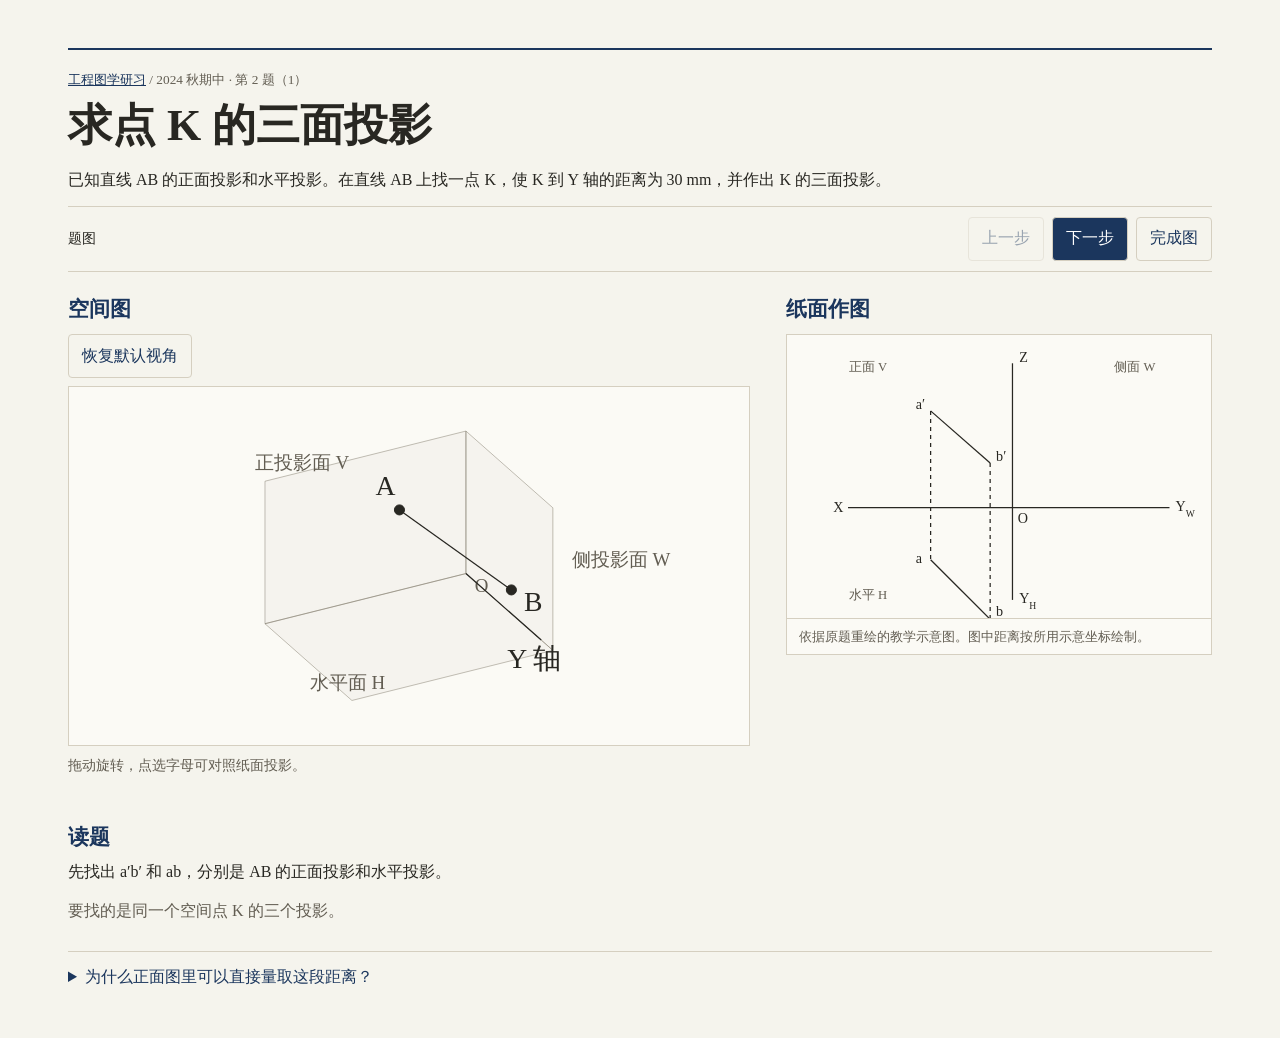
<file: examples/three-view-projection.html>
<!doctype html>
<html lang="zh-CN">
<meta charset="utf-8">
<meta name="viewport" content="width=device-width,initial-scale=1">
<title>求点 K 的三面投影 · 工程图学研习</title>
<style>
:root{--paper:#f5f4ed;--ink:#282722;--blue:#1b365d;--muted:#625d52;--rule:#d5cfc0;--diagram:#fbfaf5;--faded:#81796b;--button-bg:#1b365d;--button-ink:#fff;color-scheme:light dark}
*{box-sizing:border-box}body{margin:0;background:var(--paper);color:var(--ink);font:16px/1.65 "Songti SC","Noto Serif CJK SC",serif}
main{max-width:820px;margin:auto;padding:clamp(18px,5vw,48px)}
header{border-top:2px solid var(--blue);padding-top:16px}
small{color:var(--muted)}h1{font-size:clamp(27px,5vw,44px);line-height:1.2;font-weight:600;margin:8px 0 14px}p{margin:0 0 12px}
figure{margin:18px 0;background:var(--diagram);border:1px solid var(--rule)}svg{display:block;width:100%;height:auto}figcaption{border-top:1px solid var(--rule);padding:7px 12px;color:var(--muted);font-size:13px}
.controls{display:flex;align-items:center;flex-wrap:wrap;gap:8px;padding-block:10px;border-block:1px solid var(--rule)}
button{font:inherit;color:var(--blue);background:transparent;border:1px solid var(--rule);border-radius:4px;padding:7px 13px;min-height:44px;cursor:pointer}
#next{background:var(--button-bg);color:var(--button-ink)}button:disabled{opacity:.42;cursor:default}button:focus-visible{outline:2px solid var(--blue);outline-offset:3px}#count{margin-right:auto;font-size:14px}
.explain{padding-top:14px;min-height:145px}h2{margin:0 0 5px;color:var(--blue);font-size:21px}
.why{color:var(--muted)}details{border-top:1px solid var(--rule);padding-top:12px}summary{cursor:pointer;color:var(--blue)}
svg line,svg path,svg circle{stroke:currentColor;vector-effect:non-scaling-stroke}svg line,svg path{fill:none;stroke-width:1.25}svg circle{fill:currentColor}svg text{fill:currentColor;font-size:19px}svg .plane{font-size:17px;fill:var(--muted)}svg .aux{stroke-dasharray:4 4}svg .old{color:var(--faded)}svg .new,svg .answer{color:var(--blue)}svg .new line,svg .new path{stroke-width:1.65}svg .old .temporary{display:none}svg .found{font-weight:bold}

a{color:var(--blue)}.catalog{list-style:none;padding:0}.catalog li{padding:14px 0;border-bottom:1px solid var(--rule)}
svg .center{stroke-dasharray:10 4 2 4}svg .axis{stroke-width:1}svg .answer line{stroke-width:1.6}
svg .dim{font-size:15px}svg .hidden-edge{stroke-dasharray:6 4}svg text{stroke:none}

.is-hidden{display:none}
svg .ring{fill:none}svg .ring,svg .ring.aux{stroke-width:1.25}
@media(prefers-color-scheme:dark){:root{--paper:#242218;--ink:#ebe5d7;--blue:#abc9eb;--muted:#beb6a5;--rule:#5b5547;--diagram:#211f15;--faded:#a19a8b;--button-bg:#223d5f;--button-ink:#fff}}
.space-controls { display:flex; flex-wrap:wrap; gap:8px; }
.space-panel svg { margin-top:8px; background:var(--diagram); border:1px solid var(--rule); }
.space-panel svg text { font-size:22px; }
.space-panel svg .space-result { color:var(--blue); }
.space-panel svg .space-result line { stroke-width:2; }
.space-panel svg .space-axis { color:var(--ink); }
.space-point { cursor:pointer; }
.space-point .point-hit { fill:transparent; stroke:none; }
.space-point:focus-visible .point-hit,
.space-point.is-selected .point-hit { stroke:var(--blue); stroke-width:2; }
svg [data-point].is-selected { color:var(--blue); }
svg text.is-selected { font-weight:bold; text-decoration:underline; }
#drawing circle.is-selected { r:5; stroke-width:2; }
.space-note, .space-status { color:var(--muted); font-size:.9rem; margin:8px 0; }
main:has(.diagram-pair) { max-width:1240px; display:flex; flex-direction:column; }
main:has(.diagram-pair) > header { order:-2; }
main:has(.diagram-pair) > .controls { order:-1; position:sticky; top:0; z-index:1; background:var(--paper); }
.diagram-pair { display:grid; grid-template-columns:minmax(0,1.6fr) minmax(0,1fr); gap:clamp(20px,3vw,36px); margin:20px 0; align-items:start; }
.diagram-pair h2 { margin:0 0 8px; }
.paper-panel figure { margin:0; }
.space-panel { margin:0; }
.space-panel svg .plane { font-size:15px; }
.space-panel .space-projection { color:var(--blue); }
.space-panel .space-projection text { fill:var(--blue); }
@media(max-width:820px) { .diagram-pair { grid-template-columns:1fr; gap:18px; } }

.space-panel svg[data-orbit] { touch-action:none; cursor:grab; user-select:none; }
.space-panel svg[data-orbit]:active { cursor:grabbing; }

.space-plane { color:var(--faded); }
.space-plane polygon { fill:currentColor; fill-opacity:.05; stroke:currentColor; stroke-opacity:.48; vector-effect:non-scaling-stroke; }
.space-plane.is-active,.space-plane.plane-extra { color:var(--blue); }
.space-plane.is-active polygon { fill-opacity:.12; stroke-opacity:.82; }
.space-plane.is-active text { fill:currentColor; font-weight:bold; }
[data-space-focus].is-faded { opacity:.36; }
.space-status:empty { display:none; }
</style>
<main>
<header><small><a href="../">工程图学研习</a> / 2024 秋期中 · 第 2 题（1）</small>
<h1>求点 K 的三面投影</h1><p>已知直线 AB 的正面投影和水平投影。在直线 AB 上找一点 K，使 K 到 Y 轴的距离为 30 mm，并作出 K 的三面投影。</p></header>
<div class="diagram-pair"><section class="space-panel" id="space-panel" aria-labelledby="space-title"><h2 id="space-title">空间图</h2><div class="space-controls"><button id="reset-space" type="button">恢复默认视角</button></div><svg viewBox="0 0 540 284" role="group" aria-label="空间图，拖动可旋转" data-orbit="62.0,28.0" data-fit="110,70,130 30,150,60 0,0,0 220,0,0 94.5307,85.4693,116.4644 0,85.4693,0 0,155,0 0,0,0 220,0,0 220,179,0 0,179,0 0,0,0 220,0,0 220,0,156 0,0,156 0,0,0 0,179,0 0,179,156 0,0,156"><g class="space-plane plane-h" data-plane="H"><polygon data-world="0,0,0 220,0,0 220,179,0 0,179,0" points="315.2825,148.1844 155.6635,188.0289 224.7175,249 384.3365,209.1555"/><text data-world="191.4,110.98,0" data-offset="-28,19" x="191.2275" y="239.6512" class="plane">水平面 H</text></g><g class="space-plane plane-v" data-plane="V"><polygon data-world="0,0,0 220,0,0 220,0,156 0,0,156" points="315.2825,148.1844 155.6635,188.0289 155.6635,74.8445 315.2825,35"/><text data-world="220,0,156" data-offset="-8,-10" x="147.6635" y="64.8445" class="plane">正投影面 V</text></g><g class="space-plane plane-w" data-plane="W"><polygon data-world="0,0,0 0,179,0 0,179,156 0,0,156" points="315.2825,148.1844 384.3365,209.1555 384.3365,95.9711 315.2825,35"/><text data-world="0,179,96.72" data-offset="15,3" x="399.3365" y="141.9812" class="plane">侧投影面 W</text></g><text data-world="0,0,0" data-offset="7,15" x="322.2825" y="163.1844" class="plane">O</text><g data-space-step="1" data-space-until="1" data-space-focus="V" class="is-hidden"><g class="space-projection"><line data-world="94.5307,85.4693,116.4644 94.5307,0,116.4644" x1="279.6687" y1="109.9179" x2="246.6966" y2="80.8053" class="aux"/><circle data-world="94.5307,0,116.4644" class="" cx="246.6966" cy="80.8053" r="3"/><text data-world="94.5307,0,116.4644" data-offset="8,-9" x="254.6966" y="71.8053" class="">k′</text></g></g><g data-space-step="2" data-space-until="2" data-space-focus="H" class="is-hidden"><g class="space-projection"><line data-world="94.5307,85.4693,116.4644 94.5307,85.4693,0" x1="279.6687" y1="109.9179" x2="279.6687" y2="194.4176" class="aux"/><circle data-world="94.5307,85.4693,0" class="" cx="279.6687" cy="194.4176" r="3"/><text data-world="94.5307,85.4693,0" data-offset="8,-9" x="287.6687" y="185.4176" class="">k</text></g></g><g data-space-step="3" data-space-focus="W" class="is-hidden"><g class="space-projection"><line data-world="94.5307,85.4693,116.4644 0,85.4693,116.4644" x1="279.6687" y1="109.9179" x2="348.2546" y2="92.7973" class="aux"/><circle data-world="0,85.4693,116.4644" class="" cx="348.2546" cy="92.7973" r="3"/><text data-world="0,85.4693,116.4644" data-offset="8,-9" x="356.2546" y="83.7973" class="">k″</text></g></g><g data-space-step="0"><g class="space-outline"><line data-world="110,70,130 30,150,60" x1="262.4773" y1="97.6298" x2="351.3828" y2="161.1784" class=""/></g></g><g data-space-step="0"><g class="space-axis"><line data-world="0,0,0 0,155,0" x1="315.2825" y1="148.1844" x2="375.0779" y2="200.9806" class=""/><text data-world="0,155,0" data-offset="-27,22" x="348.0779" y="222.9806" class="">Y 轴</text></g></g><g data-space-step="1" class="is-hidden"><g class="space-result"><line data-world="94.5307,85.4693,116.4644 0,85.4693,0" x1="279.6687" y1="109.9179" x2="348.2546" y2="177.297" class=""/></g></g><g data-space-step="0"><g class="space-point" data-point="A" role="button" tabindex="0" aria-label="对照点 A" aria-pressed="false"><circle data-world="110,70,130" class="point-hit" cx="262.4773" cy="97.6298" r="15"/><circle data-world="110,70,130" class="" cx="262.4773" cy="97.6298" r="4"/><text data-world="110,70,130" data-offset="-19,-12" x="243.4773" y="85.6298" class="">A</text></g></g><g data-space-step="0"><g class="space-point" data-point="B" role="button" tabindex="0" aria-label="对照点 B" aria-pressed="false"><circle data-world="30,150,60" class="point-hit" cx="351.3828" cy="161.1784" r="15"/><circle data-world="30,150,60" class="" cx="351.3828" cy="161.1784" r="4"/><text data-world="30,150,60" data-offset="10,17" x="361.3828" y="178.1784" class="">B</text></g></g><g data-space-step="1" class="is-hidden"><g class="space-point" data-point="K" role="button" tabindex="0" aria-label="对照点 K" aria-pressed="false"><circle data-world="94.5307,85.4693,116.4644" class="point-hit" cx="279.6687" cy="109.9179" r="15"/><circle data-world="94.5307,85.4693,116.4644" class="" cx="279.6687" cy="109.9179" r="4"/><text data-world="94.5307,85.4693,116.4644" data-offset="9,-9" x="288.6687" y="100.9179" class="">K</text></g></g></svg><p class="space-note">拖动旋转，点选字母可对照纸面投影。</p><p class="space-status" aria-live="polite"></p></section><div class="paper-panel"><h2>纸面作图</h2><figure><svg viewBox="0 0 570 380" id="drawing" role="img" aria-label="求点 K 的三面投影 的分步作图"><g data-layer="given"><line x1="82" y1="232" x2="514" y2="232" class=""/><line x1="303" y1="38" x2="303" y2="356" class=""/><text x="62" y="238" class="">X</text><text x="310" y="252" class="" data-point="O">O</text><text x="312" y="36" class="">Z</text><text x="522" y="237" class="">Y<tspan baseline-shift="sub" font-size="13">W</tspan></text><text x="312" y="360" class="">Y<tspan baseline-shift="sub" font-size="13">H</tspan></text><text x="83" y="49" class="plane">正面 V</text><text x="83" y="355" class="plane">水平 H</text><text x="440" y="49" class="plane">侧面 W</text><line x1="193" y1="102" x2="193" y2="302" class="aux"/><line x1="273" y1="172" x2="273" y2="382" class="aux"/><line x1="193" y1="102" x2="273" y2="172" class=""/><line x1="193" y1="302" x2="273" y2="382" class=""/><text x="173" y="99" class="" data-point="A">a′</text><text x="281" y="169" class="" data-point="B">b′</text><text x="173" y="307" class="" data-point="A">a</text><text x="281" y="377" class="" data-point="B">b</text></g><g data-layer="radius" class="is-hidden"><line x1="303" y1="232" x2="208.4693" y2="115.5356" class=""/><circle cx="208.4693" cy="115.5356" r="2.7" data-point="K"/><text x="186.4693" y="137.5356" class="found" data-point="K">k′</text></g><g data-layer="radius-marks" class="is-hidden"><path class="" d="M154.878,208.3381 A150,150 0 0,1 274.3193,84.7675"/><text x="207.7347" y="192.7678" class="">30 mm</text></g><g data-layer="vertical-projection" class="is-hidden"><line x1="208.4693" y1="115.5356" x2="208.4693" y2="317.4693" class="aux"/><circle cx="208.4693" cy="317.4693" r="2.7" data-point="K"/><text x="190.4693" y="335.4693" class="found" data-point="K">k</text></g><g data-layer="depth-transfer" class="is-hidden"><line x1="303" y1="232" x2="426" y2="355" class="aux"/><line x1="208.4693" y1="317.4693" x2="388.4693" y2="317.4693" class="aux"/><line x1="388.4693" y1="317.4693" x2="388.4693" y2="115.5356" class="aux"/><line x1="208.4693" y1="115.5356" x2="388.4693" y2="115.5356" class="aux"/><circle cx="388.4693" cy="115.5356" r="2.7" data-point="K"/><text x="397.4693" y="105.5356" class="found" data-point="K">k″</text></g><g data-layer="depth-transfer-marks" class="is-hidden"><text x="429" y="357" class="">45°</text></g><g data-layer="answer-geometry" class="is-hidden"><circle cx="208.4693" cy="115.5356" r="2.7" data-point="K"/><text x="186.4693" y="137.5356" class="found" data-point="K">k′</text><circle cx="208.4693" cy="317.4693" r="2.7" data-point="K"/><text x="190.4693" y="335.4693" class="found" data-point="K">k</text><circle cx="388.4693" cy="115.5356" r="2.7" data-point="K"/><text x="397.4693" y="105.5356" class="found" data-point="K">k″</text></g></svg><figcaption>依据原题重绘的教学示意图。图中距离按所用示意坐标绘制。</figcaption></figure></div></div>
<nav class="controls" aria-label="作图步骤">
<span id="count">题图</span><button id="prev" disabled>上一步</button><button id="next">下一步</button><button id="finish">完成图</button>
</nav>
<section class="explain" aria-live="polite"><h2 id="heading">读题</h2><p id="action">先找出 a′b′ 和 ab，分别是 AB 的正面投影和水平投影。</p><p id="why" class="why">要找的是同一个空间点 K 的三个投影。</p></section>
<details><summary>为什么正面图里可以直接量取这段距离？</summary><p>设 K 的空间坐标为 (x, y, z)。K 到 Y 轴的距离为 √(x² + z²)。侧面投影会丢掉 x，水平投影会丢掉 z。正面投影 k′ 同时保留 x 和 z，所以在正面图中，圆心为 O 的 30 mm 圆直接给出距离条件。也可从正面图先定点，再转到其他两面。</p></details>
<noscript>启用 JavaScript 后可查看分步作图。</noscript>
<script type="application/json" id="lesson">{"given": ["given"], "intro": {"title": "读题", "action": "先找出 a′b′ 和 ab，分别是 AB 的正面投影和水平投影。", "reason": "要找的是同一个空间点 K 的三个投影。"}, "steps": [{"title": "在正面图中量出 30 mm", "action": "以 O 为圆心、30 mm 为半径作圆弧，与 a′b′ 相交，取交点 k′。", "reason": "从正面看，Y 轴投影为 O。正面投影 k′ 到 O 的距离，就是 K 到 Y 轴的距离。", "add": ["radius"], "show": ["radius-marks"]}, {"title": "向下投影，得到 k", "action": "过 k′ 作垂直于 X 轴的投影线，与 ab 相交，得到 k。", "reason": "k′ 与 k 对应同一个点，所以两者在同一条投影连线上。", "add": ["vertical-projection"]}, {"title": "转移深度，得到 k″", "action": "过 O 作右下方 45° 线。从 k 水平引线，碰到 45° 线后竖直向上，与 k′ 的水平引线相交，得到 k″。", "reason": "45° 线让 k 到 X 轴的距离等于 k″ 到 Z 轴的距离。k′ 和 k″ 等高。", "add": ["depth-transfer"], "show": ["depth-transfer-marks"]}], "answer": {"title": "完成图", "action": "三面投影为 k′、k、k″。", "show": ["answer-geometry"], "reason": "检查 k′ 是否在 a′b′ 上、k 是否在 ab 上，以及 k′ 和 k″ 是否等高。"}}</script>
<script>
const config = JSON.parse(document.getElementById('lesson').textContent);
const get = id => document.getElementById(id);
const layers = new Map(Array.from(get('drawing').children, group => [group.dataset.layer, group]));
const previous = get('prev'), next = get('next'), finish = get('finish');
let current = 0;

function render(position) {
  current = position;
  const last = config.steps.length + 1;
  const done = position === last;
  const step = done ? config.answer : position ? config.steps[position - 1] : config.intro;
  const given = new Set(config.given);
  const earlier = new Set(done ? [] : config.steps.slice(0, Math.max(0, position - 1)).flatMap(item => item.add || []));
  const highlight = new Set(done ? step.show : [...(step.add || []), ...(step.show || [])]);

  for (const [id, group] of layers) {
    const state = highlight.has(id) ? (done ? 'answer' : 'new') :
      given.has(id) ? '' : earlier.has(id) ? 'old' : 'is-hidden';
    group.setAttribute('class', state);
  }

  get('heading').textContent = step.title;
  get('action').textContent = step.action;
  get('why').textContent = step.reason || '';
  get('count').textContent = done ? '完成图' : position ? '第 ' + position + ' 步 / 共 ' + config.steps.length + ' 步' : '题图';
  previous.disabled = position === 0;
  next.disabled = finish.disabled = done;
  renderSpace(position);
}

previous.onclick = () => render(current - 1);
next.onclick = () => render(current + 1);
finish.onclick = () => render(config.steps.length + 1);
const panel = get('space-panel');
const pointMarkers = [...panel.querySelectorAll('.space-point')];
const linkedPoints = [...get('drawing').querySelectorAll('[data-point]'), ...pointMarkers];
const sceneSteps = [...panel.querySelectorAll('[data-space-step]')];
const planes = [...panel.querySelectorAll('[data-plane]')];
const reference = panel.querySelector('.space-status');
let selectedPoint = '';

function highlightPoint() {
  for (const node of linkedPoints) {
    const active = selectedPoint === node.dataset.point;
    node.classList.toggle('is-selected', active);
    if (node.matches('.space-point')) node.setAttribute('aria-pressed', String(active));
  }

  const projections = [...new Set(linkedPoints
    .filter(node => node.tagName.toLowerCase() === 'text' && node.dataset.point === selectedPoint &&
      !node.closest('.is-hidden'))
    .map(node => node.textContent))];
  reference.textContent = selectedPoint
    ? selectedPoint + ' 的投影 · ' + (projections.join('、') || '本步还未画出')
    : '点选字母，对照纸面图中已画出的投影。';
}

function renderSpace(position) {
  const activePlanes = new Set();
  for (const element of sceneSteps) {
    const start = Number(element.dataset.spaceStep);
    const end = Number(element.dataset.spaceUntil ?? Infinity);
    const visible = position >= start && position <= end;
    element.classList.toggle('is-hidden', !visible);
    element.classList.toggle('is-faded', visible && Boolean(element.dataset.spaceFocus) && position > start && end !== Infinity);
    if (visible && element.dataset.spaceFocus && (position === start || end === Infinity)) {
      activePlanes.add(element.dataset.spaceFocus);
    }
  }
  for (const plane of planes) {
    plane.classList.toggle('is-active', activePlanes.has(plane.dataset.plane));
  }
  if (!pointMarkers.some(node => node.dataset.point === selectedPoint && !node.closest('.is-hidden'))) {
    selectedPoint = '';
  }
  highlightPoint();
}

for (const marker of pointMarkers) {
  marker.onclick = () => {
    selectedPoint = selectedPoint === marker.dataset.point ? '' : marker.dataset.point;
    highlightPoint();
  };
  marker.onkeydown = event => {
    if (event.key === 'Enter' || event.key === ' ') {
      event.preventDefault();
      marker.onclick();
    }
  };
}

// Orbit the existing SVG geometry, keeping paper projections and point IDs fixed.
const orbit = panel.querySelector('svg[data-orbit]');
const objects = [...orbit.querySelectorAll('[data-world]')].map(element => ({
  element,
  points: element.dataset.world.split(' ').map(point => point.split(',').map(Number)),
  offset: (element.dataset.offset || '0,0').split(',').map(Number),
}));
const fit = orbit.dataset.fit.split(' ').map(point => point.split(',').map(Number));
const defaults = orbit.dataset.orbit.split(',').map(Number);
let [azimuth, elevation] = defaults;
let drag = null;

function drawOrbit() {
  const a = azimuth * Math.PI / 180;
  const e = elevation * Math.PI / 180;
  const sa = Math.sin(a), ca = Math.cos(a), se = Math.sin(e), ce = Math.cos(e);
  const project = ([x, y, z]) => [-sa * x + ca * y, se * (ca * x + sa * y) - ce * z];
  const all = fit.map(project);
  const xs = all.map(([x]) => x), ys = all.map(([,y]) => y);
  const left = Math.min(...xs), right = Math.max(...xs);
  const top = Math.min(...ys), bottom = Math.max(...ys);
  const scale = Math.min(430 / Math.max(1, right - left), 214 / Math.max(1, bottom - top));
  for (const {element, points, offset} of objects) {
    const mapped = points.map(project).map(([x, y]) =>
      [270 + (x - (left + right) / 2) * scale, 142 + (y - (top + bottom) / 2) * scale]);
    const [[x,y]] = mapped;
    const tag = element.localName;
    const attrs = tag === 'polygon' ? {points: mapped.map(p => p.join(',')).join(' ')} :
      tag === 'line' ? {x1:x, y1:y, x2:mapped[1][0], y2:mapped[1][1]} :
      tag === 'circle' ? {cx:x, cy:y} : {
        x:Math.max(10, Math.min(435, x + offset[0])),
        y:Math.max(20, Math.min(272, y + offset[1])),
      };
    for (const [key, value] of Object.entries(attrs)) element.setAttribute(key, value);
  }
}

get('reset-space').addEventListener('click', () => {
  [azimuth, elevation] = defaults;
  drawOrbit();
});

orbit.addEventListener('pointerdown', event => {
  if (!event.isPrimary || event.button !== 0) return;
  drag = {id:event.pointerId, x:event.clientX, y:event.clientY, azimuth, elevation, moved:false};
});
orbit.addEventListener('pointermove', event => {
  if (!drag || drag.id !== event.pointerId) return;
  const dx = event.clientX - drag.x, dy = event.clientY - drag.y;
  if (!drag.moved) {
    if (Math.hypot(dx, dy) < 5) return;
    orbit.setPointerCapture(event.pointerId);
    drag.moved = true;
  }
  azimuth = drag.azimuth - dx * .42;
  elevation = Math.max(8, Math.min(83, drag.elevation + dy * .35));
  drawOrbit();
});
function endDrag(event) {
  if (drag?.id === event.pointerId) drag = null;
}
orbit.addEventListener('pointerup', endDrag);
orbit.addEventListener('pointercancel', endDrag);
orbit.addEventListener('pointerleave', event => {
  if (!drag?.moved) endDrag(event);
});
</script>
</main>
</html>
</file>
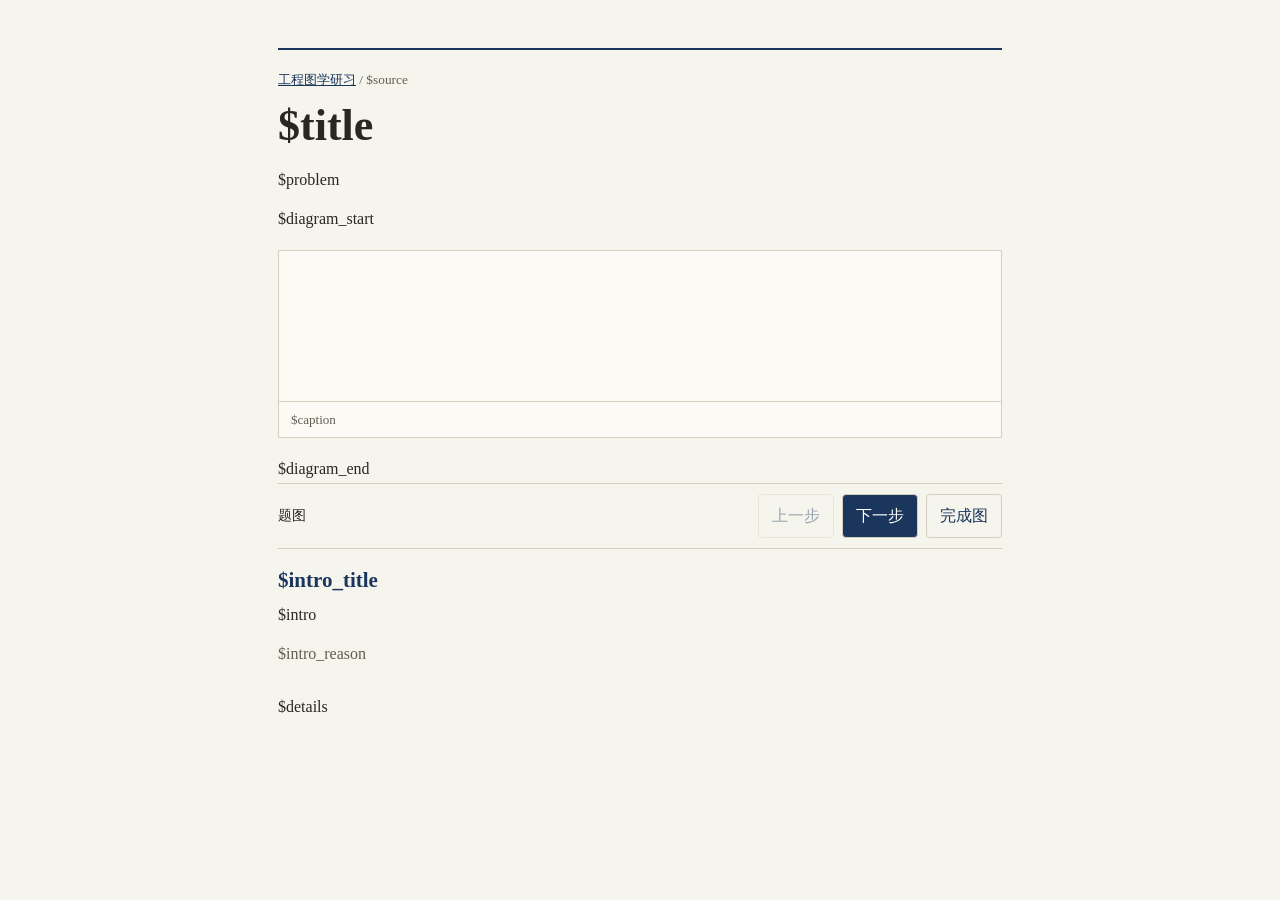
<file: tools/lesson.html>
<!doctype html>
<html lang="zh-CN">
<meta charset="utf-8">
<meta name="viewport" content="width=device-width,initial-scale=1">
<title>$title · 工程图学研习</title>
<style>
:root{--paper:#f5f4ed;--ink:#282722;--blue:#1b365d;--muted:#625d52;--rule:#d5cfc0;--diagram:#fbfaf5;--faded:#81796b;--button-bg:#1b365d;--button-ink:#fff;color-scheme:light dark}
*{box-sizing:border-box}body{margin:0;background:var(--paper);color:var(--ink);font:16px/1.65 "Songti SC","Noto Serif CJK SC",serif}
main{max-width:820px;margin:auto;padding:clamp(18px,5vw,48px)}
header{border-top:2px solid var(--blue);padding-top:16px}
small{color:var(--muted)}h1{font-size:clamp(27px,5vw,44px);line-height:1.2;font-weight:600;margin:8px 0 14px}p{margin:0 0 12px}
figure{margin:18px 0;background:var(--diagram);border:1px solid var(--rule)}svg{display:block;width:100%;height:auto}figcaption{border-top:1px solid var(--rule);padding:7px 12px;color:var(--muted);font-size:13px}
.controls{display:flex;align-items:center;flex-wrap:wrap;gap:8px;padding-block:10px;border-block:1px solid var(--rule)}
button{font:inherit;color:var(--blue);background:transparent;border:1px solid var(--rule);border-radius:4px;padding:7px 13px;min-height:44px;cursor:pointer}
#next{background:var(--button-bg);color:var(--button-ink)}button:disabled{opacity:.42;cursor:default}button:focus-visible{outline:2px solid var(--blue);outline-offset:3px}#count{margin-right:auto;font-size:14px}
.explain{padding-top:14px;min-height:145px}h2{margin:0 0 5px;color:var(--blue);font-size:21px}
.why{color:var(--muted)}details{border-top:1px solid var(--rule);padding-top:12px}summary{cursor:pointer;color:var(--blue)}
svg line,svg path,svg circle{stroke:currentColor;vector-effect:non-scaling-stroke}svg line,svg path{fill:none;stroke-width:1.25}svg circle{fill:currentColor}svg text{fill:currentColor;font-size:19px}svg .plane{font-size:17px;fill:var(--muted)}svg .aux{stroke-dasharray:4 4}svg .old{color:var(--faded)}svg .new,svg .answer{color:var(--blue)}svg .new line,svg .new path{stroke-width:1.65}svg .old .temporary{display:none}svg .found{font-weight:bold}

a{color:var(--blue)}.catalog{list-style:none;padding:0}.catalog li{padding:14px 0;border-bottom:1px solid var(--rule)}
svg .center{stroke-dasharray:10 4 2 4}svg .axis{stroke-width:1}svg .answer line{stroke-width:1.6}
svg .dim{font-size:15px}svg .hidden-edge{stroke-dasharray:6 4}svg text{stroke:none}

.is-hidden{display:none}
svg .ring{fill:none}svg .ring,svg .ring.aux{stroke-width:1.25}
@media(prefers-color-scheme:dark){:root{--paper:#242218;--ink:#ebe5d7;--blue:#abc9eb;--muted:#beb6a5;--rule:#5b5547;--diagram:#211f15;--faded:#a19a8b;--button-bg:#223d5f;--button-ink:#fff}}
$spatial_css</style>
<main>
<header><small><a href="../">工程图学研习</a> / $source</small>
<h1>$title</h1><p>$problem</p></header>
$diagram_start<figure><svg viewBox="0 0 $width $height" id="drawing" role="img" aria-label="$title 的分步作图">$drawing</svg><figcaption>$caption</figcaption></figure>$diagram_end
<nav class="controls" aria-label="作图步骤">
<span id="count">题图</span><button id="prev" disabled>上一步</button><button id="next">下一步</button><button id="finish">完成图</button>
</nav>
<section class="explain" aria-live="polite"><h2 id="heading">$intro_title</h2><p id="action">$intro</p><p id="why" class="why">$intro_reason</p></section>
$details
<noscript>启用 JavaScript 后可查看分步作图。</noscript>
<script type="application/json" id="lesson">$lesson</script>
<script>
const config = JSON.parse(document.getElementById('lesson').textContent);
const get = id => document.getElementById(id);
const layers = new Map(Array.from(get('drawing').children, group => [group.dataset.layer, group]));
const previous = get('prev'), next = get('next'), finish = get('finish');
let current = 0;

function render(position) {
  current = position;
  const last = config.steps.length + 1;
  const done = position === last;
  const step = done ? config.answer : position ? config.steps[position - 1] : config.intro;
  const given = new Set(config.given);
  const earlier = new Set(done ? [] : config.steps.slice(0, Math.max(0, position - 1)).flatMap(item => item.add || []));
  const highlight = new Set(done ? step.show : [...(step.add || []), ...(step.show || [])]);

  for (const [id, group] of layers) {
    const state = highlight.has(id) ? (done ? 'answer' : 'new') :
      given.has(id) ? '' : earlier.has(id) ? 'old' : 'is-hidden';
    group.setAttribute('class', state);
  }

  get('heading').textContent = step.title;
  get('action').textContent = step.action;
  get('why').textContent = step.reason || '';
  get('count').textContent = done ? '完成图' : position ? '第 ' + position + ' 步 / 共 ' + config.steps.length + ' 步' : '题图';
  previous.disabled = position === 0;
  next.disabled = finish.disabled = done;$spatial_update
}

previous.onclick = () => render(current - 1);
next.onclick = () => render(current + 1);
finish.onclick = () => render(config.steps.length + 1);
$spatial_js</script>
</main>
</html>
</file>
